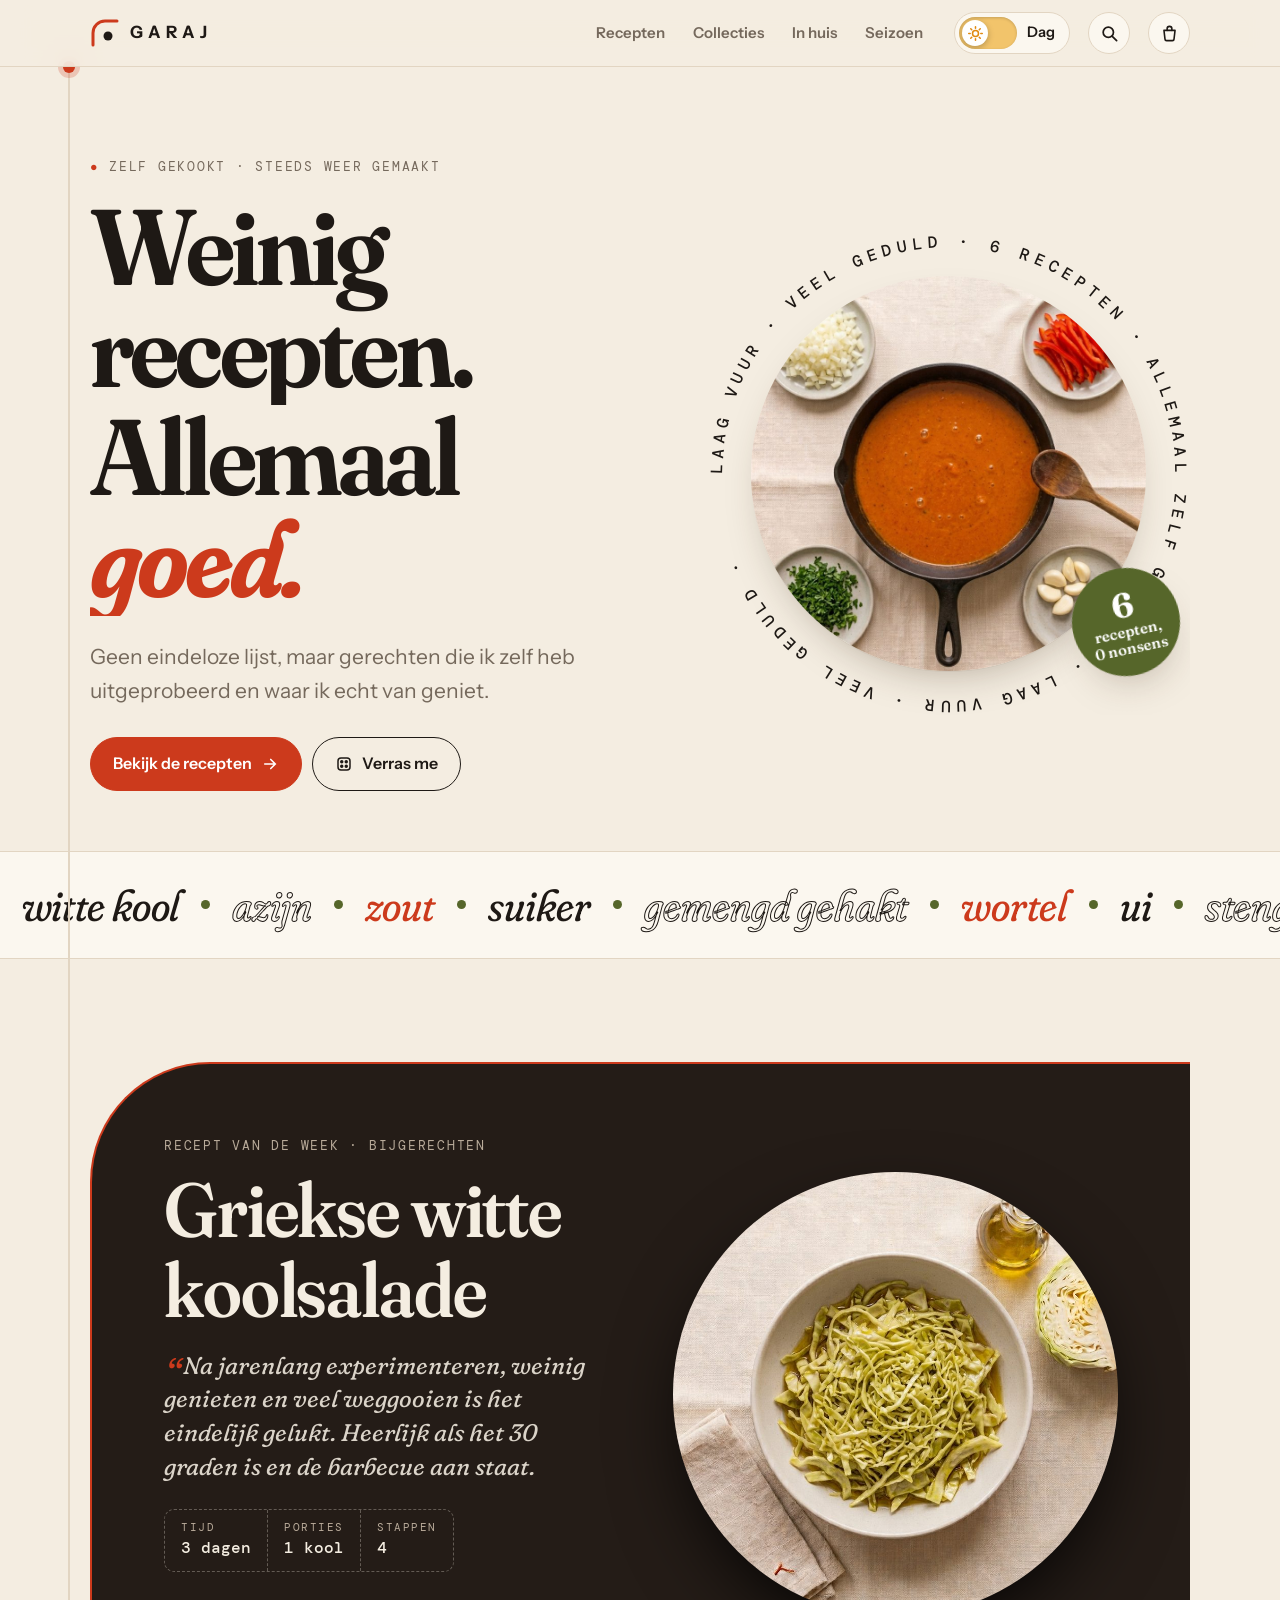
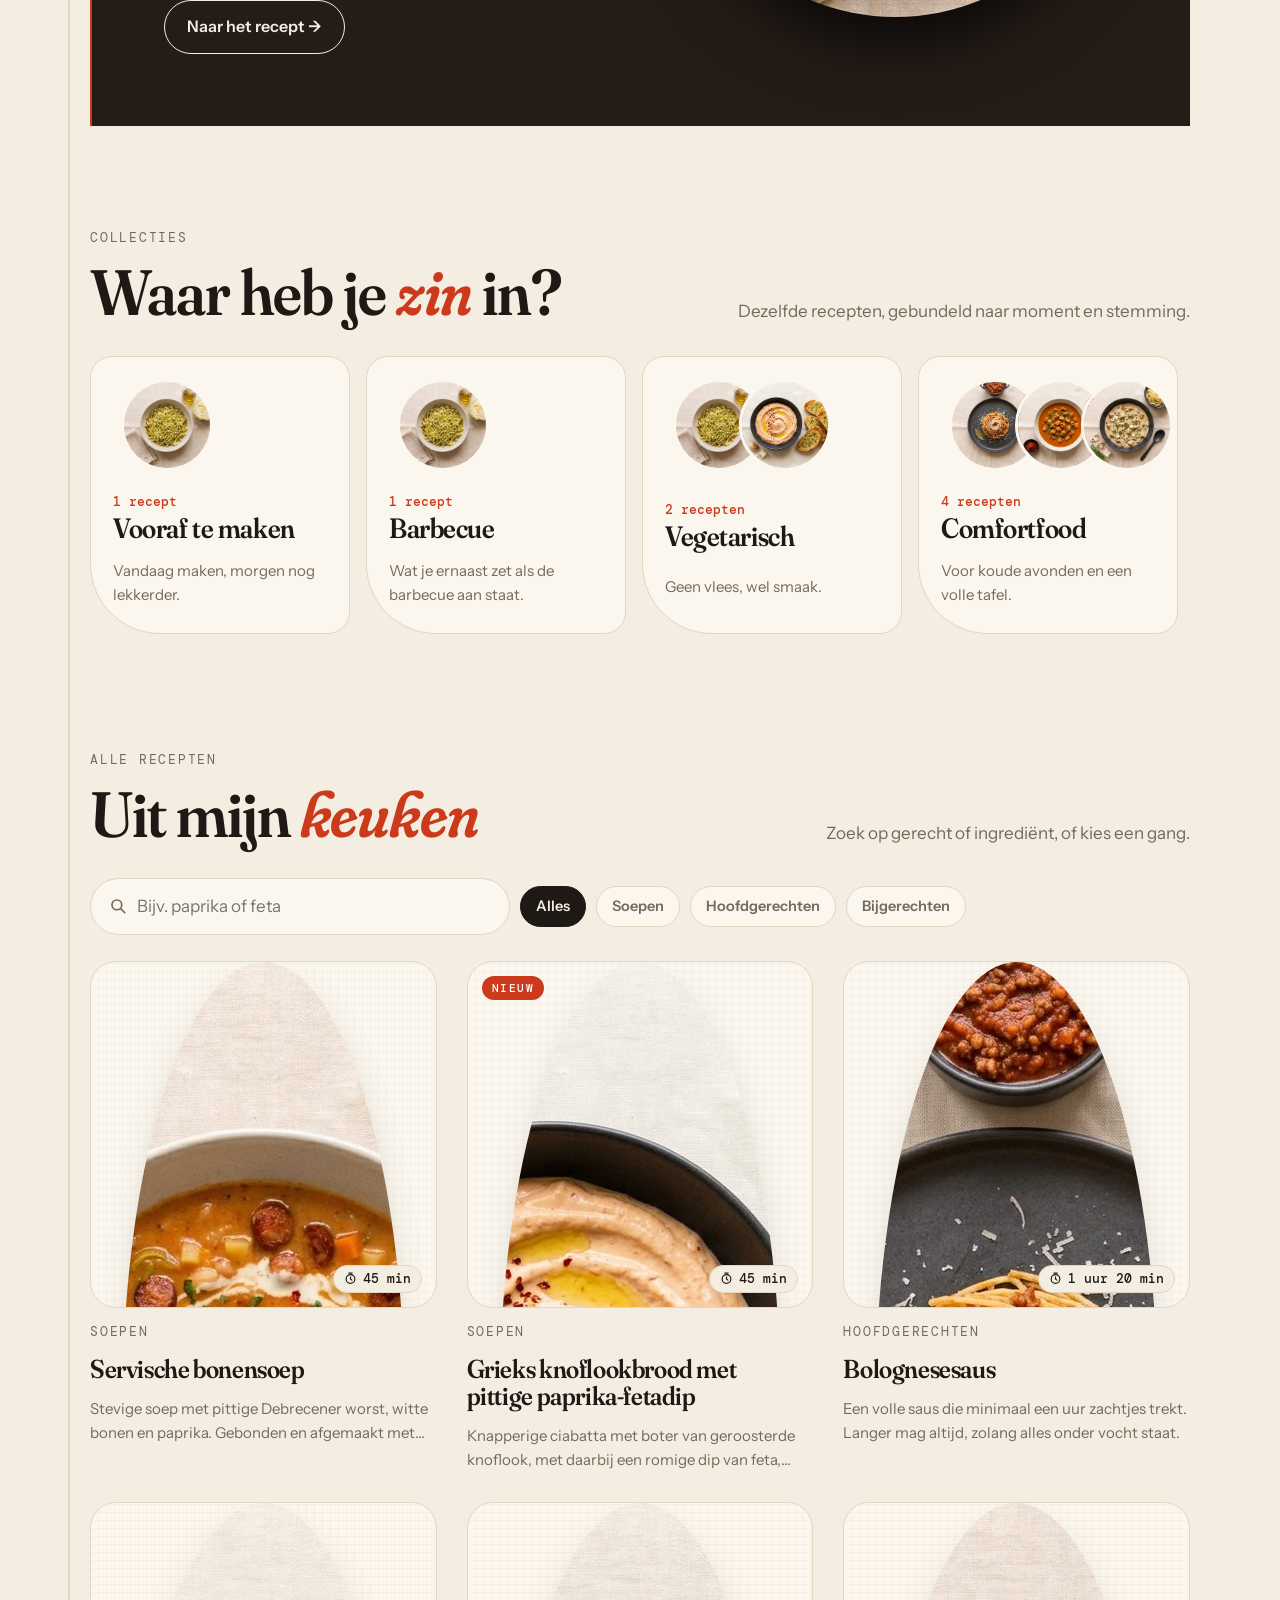
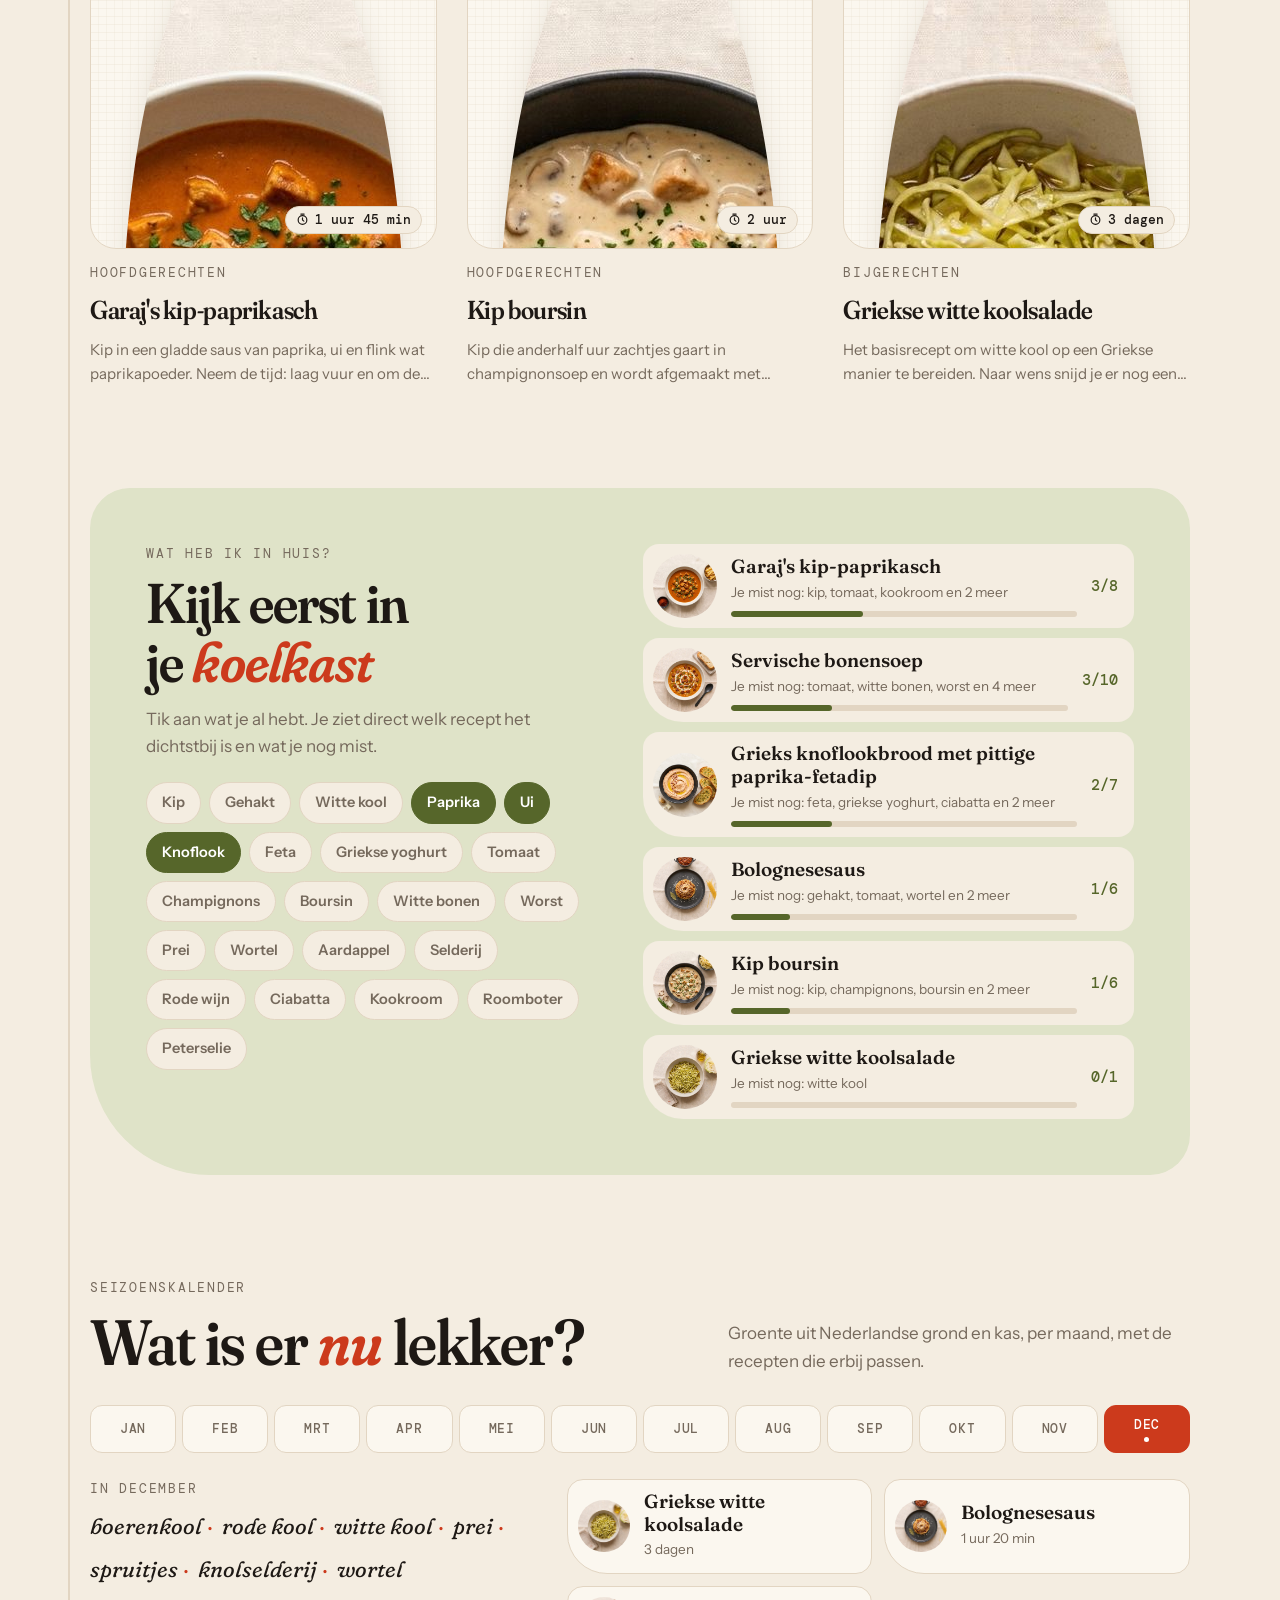
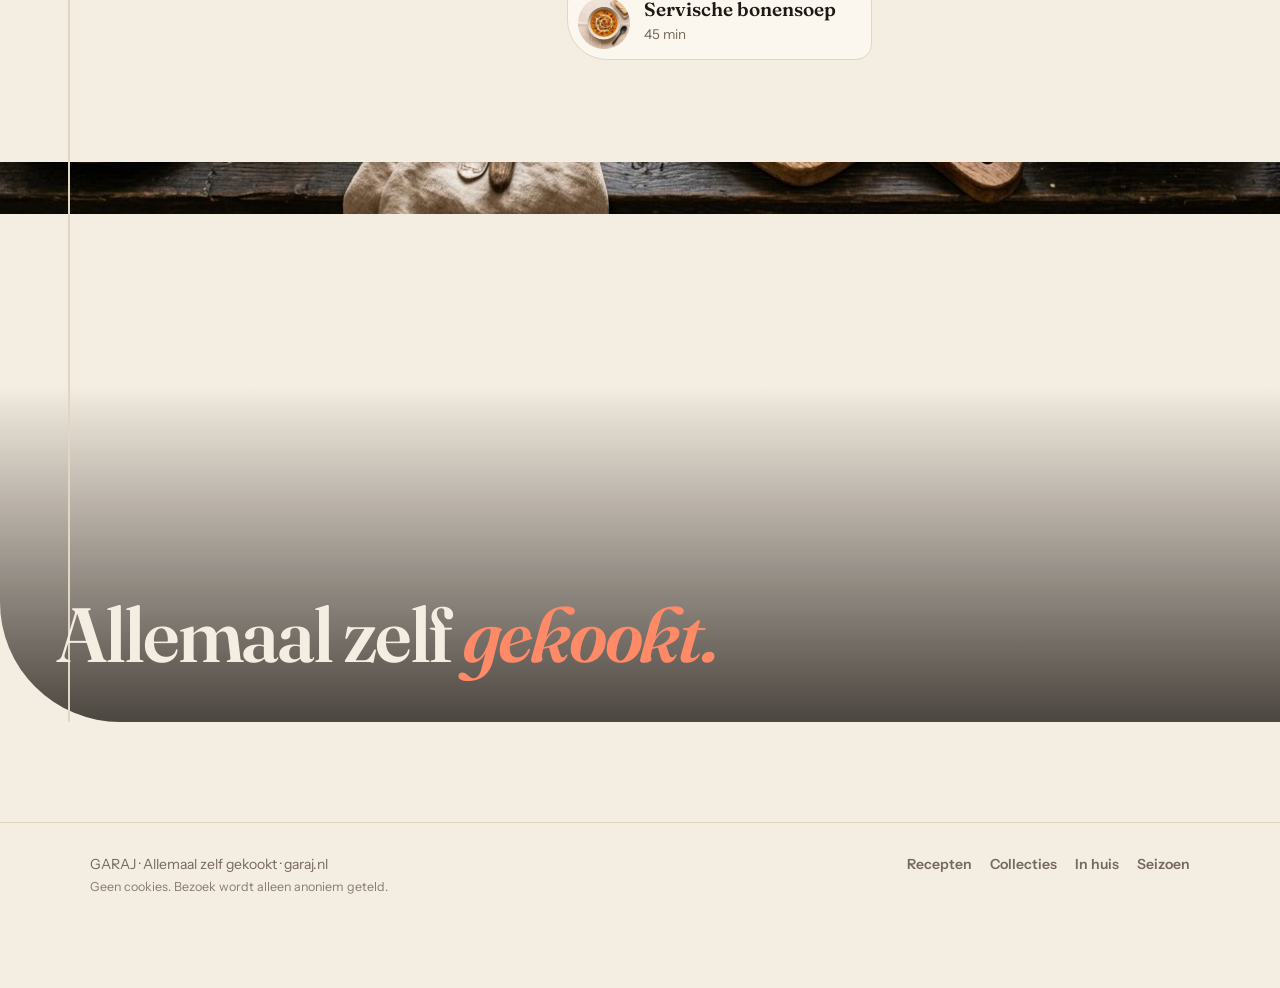
<file: index.html>
<!doctype html>
<html lang="nl">
<head>
<meta charset="utf-8">
<meta name="viewport" content="width=device-width,initial-scale=1,viewport-fit=cover">
<title>GARAJ Recepten</title>
<meta name="description" content="Recepten die ik zelf kook en steeds weer maak. Weinig recepten, allemaal goed.">
<link rel="canonical" href="https://garaj.nl/">
<meta property="og:site_name" content="GARAJ Recepten">
<meta property="og:locale" content="nl_NL">
<meta property="og:type" content="website">
<meta property="og:title" content="GARAJ Recepten">
<meta property="og:description" content="Recepten die ik zelf kook en steeds weer maak. Weinig recepten, allemaal goed.">
<meta property="og:url" content="https://garaj.nl/">
<meta property="og:image" content="https://garaj.nl/tafel.jpg">
<meta name="twitter:card" content="summary_large_image">
<link rel="icon" href="/favicon.ico" sizes="any">
<link rel="icon" type="image/png" sizes="48x48" href="/favicon-48.png">
<link rel="apple-touch-icon" href="/apple-touch-icon.png">
<link rel="manifest" href="/manifest.webmanifest">
<meta name="theme-color" content="#F4EDE1" media="(prefers-color-scheme: light)">
<meta name="theme-color" content="#15110E" media="(prefers-color-scheme: dark)">
<meta name="apple-mobile-web-app-capable" content="yes">
<meta name="mobile-web-app-capable" content="yes">
<meta name="apple-mobile-web-app-title" content="GARAJ">
<link rel="preconnect" href="https://fonts.googleapis.com">
<link rel="preconnect" href="https://fonts.gstatic.com" crossorigin>
<link rel="stylesheet" href="https://fonts.googleapis.com/css2?family=Fraunces:ital,opsz,wght,SOFT@0,9..144,300..900,0..100;1,9..144,300..900,0..100&family=Instrument+Sans:wght@400;500;600;700&family=DM+Mono:wght@400;500&display=swap">
<link rel="stylesheet" href="/style.css?v=2026-10-13.2">
<script>try{var t=localStorage.getItem("garaj-thema");if(t)document.documentElement.dataset.theme=t}catch(e){}</script>
<script type="application/ld+json">{"@context":"https://schema.org","@graph":[{"@type":"WebSite","name":"GARAJ Recepten","url":"https://garaj.nl/","inLanguage":"nl-NL","description":"Recepten die ik zelf kook en steeds weer maak."},{"@type":"ItemList","itemListElement":[{"@type":"ListItem","position":1,"url":"https://garaj.nl/recept/servische-bonensoep/","name":"Servische bonensoep"},{"@type":"ListItem","position":2,"url":"https://garaj.nl/recept/grieks-knoflookbrood-fetadip/","name":"Grieks knoflookbrood met pittige paprika-fetadip"},{"@type":"ListItem","position":3,"url":"https://garaj.nl/recept/bolognesesaus/","name":"Bolognesesaus"},{"@type":"ListItem","position":4,"url":"https://garaj.nl/recept/kip-paprikasch/","name":"Garaj's kip-paprikasch"},{"@type":"ListItem","position":5,"url":"https://garaj.nl/recept/kip-boursin/","name":"Kip boursin"},{"@type":"ListItem","position":6,"url":"https://garaj.nl/recept/griekse-witte-koolsalade/","name":"Griekse witte koolsalade"}]}]}</script>
</head>
<body>
<a class="naar-inhoud" href="#view">Naar de inhoud</a>
<header class="kop">
  <div class="wrap">
    <a class="merk" href="/" aria-label="GARAJ, naar de startpagina"><svg viewBox="0 0 40 40" aria-hidden="true"><path d="M4 36 V20 A16 16 0 0 1 20 4 H36" fill="none" stroke="var(--tomaat)" stroke-width="4" stroke-linecap="round"/><circle cx="24" cy="24" r="6" fill="var(--inkt)"/></svg>GARAJ</a>
    <nav class="nav" aria-label="Hoofdmenu"><a href="/#recepten">Recepten</a><a href="/#collecties">Collecties</a><a href="/#inhuis">In huis</a><a href="/#seizoen">Seizoen</a></nav>
    <button class="thema-knop" type="button" id="themaKnop" aria-label="Wissel tussen dag en nacht">
      <span class="thema-baan" aria-hidden="true"><span class="thema-bol"><svg class="zon" viewBox="0 0 24 24" fill="none" stroke="currentColor" stroke-width="2.2" stroke-linecap="round"><circle cx="12" cy="12" r="4.2"/><path d="M12 2.5v2M12 19.5v2M2.5 12h2M19.5 12h2M5.3 5.3l1.4 1.4M17.3 17.3l1.4 1.4M5.3 18.7l1.4-1.4M17.3 6.7l1.4-1.4"/></svg><svg class="maan" viewBox="0 0 24 24" fill="currentColor"><path d="M20.5 14.6A8.5 8.5 0 0 1 9.4 3.5a8.5 8.5 0 1 0 11.1 11.1z"/></svg></span></span>
      <span class="thema-tekst"><span class="t-dag">Dag</span><span class="t-nacht">Nacht</span></span>
    </button>
    <a class="ikoon-knop" href="/#recepten" id="zoekKnop" aria-label="Zoek een recept"><svg viewBox="0 0 24 24" fill="none" stroke="currentColor" stroke-width="2.2" stroke-linecap="round" aria-hidden="true"><circle cx="10.5" cy="10.5" r="6.5"/><path d="M15.5 15.5 21 21"/></svg></a>
    <button class="ikoon-knop" type="button" id="ladeKnop" aria-label="Boodschappenlijst openen"><svg viewBox="0 0 24 24" fill="none" stroke="currentColor" stroke-width="2" stroke-linecap="round" stroke-linejoin="round" aria-hidden="true"><path d="M5 8h14l-1.3 11.1a2 2 0 0 1-2 1.9H8.3a2 2 0 0 1-2-1.9z"/><path d="M9 8V6a3 3 0 0 1 6 0v2"/></svg><span class="tel" id="tel" data-n="0">0</span></button>
  </div>
</header>
<main id="app"><div class="rug" aria-hidden="true"><i></i><b></b></div><div id="view" tabindex="-1">
  <section class="wrap hero">
    <div class="laad">
      <div class="oog"><b>●</b> Zelf gekookt · steeds weer gemaakt</div>
      <h1><span class="r"><span>Weinig recepten.</span></span><span class="r"><span>Allemaal <em class="t">goed.</em></span></span></h1>
      <p class="lead">Geen eindeloze lijst, maar gerechten die ik zelf heb uitgeprobeerd en waar ik echt van geniet.</p>
      <div class="knoppen">
        <a class="knop vol" href="/#recepten">Bekijk de recepten <svg viewBox="0 0 24 24" fill="none" stroke="currentColor" stroke-width="2.2" stroke-linecap="round" aria-hidden="true"><path d="M5 12h14M13 6l6 6-6 6"/></svg></a>
        <button class="knop dobbel" id="verras" type="button"><svg viewBox="0 0 24 24" fill="none" stroke="currentColor" stroke-width="2" stroke-linejoin="round" aria-hidden="true"><rect x="4" y="4" width="16" height="16" rx="4"/><circle cx="9" cy="9" r="1.3" fill="currentColor"/><circle cx="15" cy="15" r="1.3" fill="currentColor"/><circle cx="15" cy="9" r="1.3" fill="currentColor"/><circle cx="9" cy="15" r="1.3" fill="currentColor"/></svg>Verras me</button>
      </div>
    </div>
    <div class="plateau" aria-hidden="true">
      <svg class="ring" viewBox="0 0 400 400"><defs><path id="cirkel" d="M200 200 m-188 0 a188 188 0 1 1 376 0 a188 188 0 1 1 -376 0"/></defs>
        <text><textPath href="#cirkel">Laag vuur · veel geduld · 6 recepten · allemaal zelf gekookt · laag vuur · veel geduld ·</textPath></text></svg>
      <div class="bord"><img src="/hero.jpg" alt="" data-draai="0.06" width="900" height="900"></div>
      <div class="sticker"><span><b>6</b>recepten,<br>0 nonsens</span></div>
    </div>
  </section>

  <div class="band" aria-hidden="true"><div class="band-in"><span>witte kool</span><i></i><span>azijn</span><i></i><span>zout</span><i></i><span>suiker</span><i></i><span>gemengd gehakt</span><i></i><span>wortel</span><i></i><span>ui</span><i></i><span>stengel bladselderij</span><i></i><span>rode wijn</span><i></i><span>laurierblad</span><i></i><span>runderbouillon</span><i></i><span>tomatenpuree</span><i></i><span>italiaanse kruiden</span><i></i><span>kipfilet</span><i></i><span>rode paprika's</span><i></i><span>middelgrote uien</span><i></i><span>tenen knoflook</span><i></i><span>kipbouillonblokjes</span><i></i><span>verse peterselie</span><i></i><span>paprikapoeder</span><i></i><span>vegeta</span><i></i><span>witte peper</span><i></i><span>kookroom</span><i></i><span>champignonsoep</span><i></i><span>pakje boursin</span><i></i><span>sambal</span><i></i><span>witte kool</span><i></i><span>azijn</span><i></i><span>zout</span><i></i><span>suiker</span><i></i><span>gemengd gehakt</span><i></i><span>wortel</span><i></i><span>ui</span><i></i><span>stengel bladselderij</span><i></i><span>rode wijn</span><i></i><span>laurierblad</span><i></i><span>runderbouillon</span><i></i><span>tomatenpuree</span><i></i><span>italiaanse kruiden</span><i></i><span>kipfilet</span><i></i><span>rode paprika's</span><i></i><span>middelgrote uien</span><i></i><span>tenen knoflook</span><i></i><span>kipbouillonblokjes</span><i></i><span>verse peterselie</span><i></i><span>paprikapoeder</span><i></i><span>vegeta</span><i></i><span>witte peper</span><i></i><span>kookroom</span><i></i><span>champignonsoep</span><i></i><span>pakje boursin</span><i></i><span>sambal</span><i></i></div></div>

  <section class="wrap sectie" id="uitgelicht">
    <div class="uitgelicht reveal">
      <div>
        <div class="oog">Recept van de week · Hoofdgerechten</div>
        <h2>Bolognesesaus</h2>
        <p class="noot">Het geheim zit in de tomatenpuree die je apart in de pan bakt, en in de pasta die je met een scheut kookwater door de saus roert.</p>
        <div class="bon"><div><small>Tijd</small><strong>1 uur 20 min</strong></div><div><small>Porties</small><strong>4 personen</strong></div><div><small>Stappen</small><strong>3</strong></div></div>
        <a class="knop" href="/recept/bolognesesaus/" data-naar="bolognesesaus">Naar het recept →</a>
      </div>
      <div class="bord-groot"><img src="/bolognesesaus.jpg" alt="Bolognesesaus" data-draai="-0.05" loading="lazy" width="900" height="900"></div>
    </div>
  </section>

  <section class="wrap sectie" id="collecties">
    <div class="sectie-kop reveal"><div><div class="oog">Collecties</div><h2>Waar heb je <em class="t">zin</em> in?</h2></div><p>Dezelfde recepten, gebundeld naar moment en stemming.</p></div>
    <div class="rail">
      <a class="collectie reveal" href="/#label-vooraf">
          <div class="stapel"><img src="/griekse-witte-koolsalade.jpg" alt="" loading="lazy" width="92" height="92"></div>
          <div><span class="tal">1 recept</span><h3>Vooraf te maken</h3></div>
          <p>Vandaag maken, morgen nog lekkerder.</p></a><a class="collectie reveal" href="/#label-barbecue">
          <div class="stapel"><img src="/griekse-witte-koolsalade.jpg" alt="" loading="lazy" width="92" height="92"></div>
          <div><span class="tal">1 recept</span><h3>Barbecue</h3></div>
          <p>Wat je ernaast zet als de barbecue aan staat.</p></a><a class="collectie reveal" href="/#label-vegetarisch">
          <div class="stapel"><img src="/griekse-witte-koolsalade.jpg" alt="" loading="lazy" width="92" height="92"><img src="/grieks-knoflookbrood-fetadip.jpg" alt="" loading="lazy" width="92" height="92"></div>
          <div><span class="tal">2 recepten</span><h3>Vegetarisch</h3></div>
          <p>Geen vlees, wel smaak.</p></a><a class="collectie reveal" href="/#label-comfortfood">
          <div class="stapel"><img src="/bolognesesaus.jpg" alt="" loading="lazy" width="92" height="92"><img src="/kip-paprikasch.jpg" alt="" loading="lazy" width="92" height="92"><img src="/kip-boursin.jpg" alt="" loading="lazy" width="92" height="92"></div>
          <div><span class="tal">4 recepten</span><h3>Comfortfood</h3></div>
          <p>Voor koude avonden en een volle tafel.</p></a><a class="collectie reveal" href="/#label-pittig">
          <div class="stapel"><img src="/servische-bonensoep.jpg" alt="" loading="lazy" width="92" height="92"><img src="/grieks-knoflookbrood-fetadip.jpg" alt="" loading="lazy" width="92" height="92"></div>
          <div><span class="tal">2 recepten</span><h3>Pittig</h3></div>
          <p>Met chili, paprikapoeder en een beetje lef.</p></a><a class="collectie reveal" href="/#label-laag-traag">
          <div class="stapel"><img src="/bolognesesaus.jpg" alt="" loading="lazy" width="92" height="92"><img src="/kip-paprikasch.jpg" alt="" loading="lazy" width="92" height="92"><img src="/kip-boursin.jpg" alt="" loading="lazy" width="92" height="92"></div>
          <div><span class="tal">3 recepten</span><h3>Laag en traag</h3></div>
          <p>Zet het vuur laag en laat de pan het werk doen.</p></a>
    </div>
  </section>

  <section class="wrap sectie" id="recepten">
    <div class="sectie-kop reveal"><div><div class="oog">Alle recepten</div><h2>Uit mijn <em class="t">keuken</em></h2></div><p>Zoek op gerecht of ingrediënt, of kies een gang.</p></div>
    <div class="filters">
      <label class="zoek" for="zoekveld"><svg viewBox="0 0 24 24" fill="none" stroke="currentColor" stroke-width="2.2" stroke-linecap="round" aria-hidden="true"><circle cx="10.5" cy="10.5" r="6.5"/><path d="M15.5 15.5 21 21"/></svg>
        <input id="zoekveld" type="search" placeholder="Bijv. paprika of feta" value="" autocomplete="off" aria-label="Zoek een recept"></label>
      <button class="chip" type="button" data-gang="" aria-pressed="true">Alles</button>
      <button class="chip" type="button" data-gang="soep" aria-pressed="false">Soepen</button><button class="chip" type="button" data-gang="hoofdgerecht" aria-pressed="false">Hoofdgerechten</button><button class="chip" type="button" data-gang="bijgerecht" aria-pressed="false">Bijgerechten</button>
      
    </div>
    <div class="raster" id="raster"><a class="kaart" href="/recept/servische-bonensoep/" data-naar="servische-bonensoep">
    <div class="doek"><img src="/servische-bonensoep.jpg" alt="Servische bonensoep" loading="lazy" width="900" height="900">
      <span class="tijd"><svg viewBox="0 0 24 24" fill="none" stroke="currentColor" stroke-width="2.2" stroke-linecap="round" aria-hidden="true"><circle cx="12" cy="13" r="8"/><path d="M12 9v4l2.5 2M9 2h6"/></svg>45 min</span></div>
    <div class="oog">Soepen</div>
    <h3>Servische bonensoep</h3><p>Stevige soep met pittige Debrecener worst, witte bonen en paprika. Gebonden en afgemaakt met een scheut room.</p></a><a class="kaart" href="/recept/grieks-knoflookbrood-fetadip/" data-naar="grieks-knoflookbrood-fetadip">
    <div class="doek"><img src="/grieks-knoflookbrood-fetadip.jpg" alt="Grieks knoflookbrood met pittige paprika-fetadip" loading="lazy" width="900" height="900">
      <span class="nieuw">Nieuw</span><span class="tijd"><svg viewBox="0 0 24 24" fill="none" stroke="currentColor" stroke-width="2.2" stroke-linecap="round" aria-hidden="true"><circle cx="12" cy="13" r="8"/><path d="M12 9v4l2.5 2M9 2h6"/></svg>45 min</span></div>
    <div class="oog">Soepen</div>
    <h3>Grieks knoflookbrood met pittige paprika-fetadip</h3><p>Knapperige ciabatta met boter van geroosterde knoflook, met daarbij een romige dip van feta, Griekse yoghurt, geroosterde paprika en chilivlokken. Terwijl de knoflook in de oven zit, maak je de dip.</p></a><a class="kaart" href="/recept/bolognesesaus/" data-naar="bolognesesaus">
    <div class="doek"><img src="/bolognesesaus.jpg" alt="Bolognesesaus" loading="lazy" width="900" height="900">
      <span class="tijd"><svg viewBox="0 0 24 24" fill="none" stroke="currentColor" stroke-width="2.2" stroke-linecap="round" aria-hidden="true"><circle cx="12" cy="13" r="8"/><path d="M12 9v4l2.5 2M9 2h6"/></svg>1 uur 20 min</span></div>
    <div class="oog">Hoofdgerechten</div>
    <h3>Bolognesesaus</h3><p>Een volle saus die minimaal een uur zachtjes trekt. Langer mag altijd, zolang alles onder vocht staat.</p></a><a class="kaart" href="/recept/kip-paprikasch/" data-naar="kip-paprikasch">
    <div class="doek"><img src="/kip-paprikasch.jpg" alt="Garaj's kip-paprikasch" loading="lazy" width="900" height="900">
      <span class="tijd"><svg viewBox="0 0 24 24" fill="none" stroke="currentColor" stroke-width="2.2" stroke-linecap="round" aria-hidden="true"><circle cx="12" cy="13" r="8"/><path d="M12 9v4l2.5 2M9 2h6"/></svg>1 uur 45 min</span></div>
    <div class="oog">Hoofdgerechten</div>
    <h3>Garaj's kip-paprikasch</h3><p>Kip in een gladde saus van paprika, ui en flink wat paprikapoeder. Neem de tijd: laag vuur en om de vijf minuten roeren.</p></a><a class="kaart" href="/recept/kip-boursin/" data-naar="kip-boursin">
    <div class="doek"><img src="/kip-boursin.jpg" alt="Kip boursin" loading="lazy" width="900" height="900">
      <span class="tijd"><svg viewBox="0 0 24 24" fill="none" stroke="currentColor" stroke-width="2.2" stroke-linecap="round" aria-hidden="true"><circle cx="12" cy="13" r="8"/><path d="M12 9v4l2.5 2M9 2h6"/></svg>2 uur</span></div>
    <div class="oog">Hoofdgerechten</div>
    <h3>Kip boursin</h3><p>Kip die anderhalf uur zachtjes gaart in champignonsoep en wordt afgemaakt met Boursin, sambal en kookroom.</p></a><a class="kaart" href="/recept/griekse-witte-koolsalade/" data-naar="griekse-witte-koolsalade">
    <div class="doek"><img src="/griekse-witte-koolsalade.jpg" alt="Griekse witte koolsalade" loading="lazy" width="900" height="900">
      <span class="tijd"><svg viewBox="0 0 24 24" fill="none" stroke="currentColor" stroke-width="2.2" stroke-linecap="round" aria-hidden="true"><circle cx="12" cy="13" r="8"/><path d="M12 9v4l2.5 2M9 2h6"/></svg>3 dagen</span></div>
    <div class="oog">Bijgerechten</div>
    <h3>Griekse witte koolsalade</h3><p>Het basisrecept om witte kool op een Griekse manier te bereiden. Naar wens snijd je er nog een worteltje in julienne, wat paprika of komkommer bij.</p></a></div>
  </section>

  <section class="wrap sectie" id="inhuis">
    <div class="inhuis reveal">
      <div>
        <div class="oog">Wat heb ik in huis?</div>
        <h2>Kijk eerst in je <em class="t">koelkast</em></h2>
        <p>Tik aan wat je al hebt. Je ziet direct welk recept het dichtstbij is en wat je nog mist.</p>
        <div class="voorraad" id="voorraad"><button class="chip" type="button" data-v="Kip" aria-pressed="false">Kip</button><button class="chip" type="button" data-v="Gehakt" aria-pressed="false">Gehakt</button><button class="chip" type="button" data-v="Witte kool" aria-pressed="false">Witte kool</button><button class="chip" type="button" data-v="Paprika" aria-pressed="true">Paprika</button><button class="chip" type="button" data-v="Ui" aria-pressed="true">Ui</button><button class="chip" type="button" data-v="Knoflook" aria-pressed="true">Knoflook</button><button class="chip" type="button" data-v="Feta" aria-pressed="false">Feta</button><button class="chip" type="button" data-v="Griekse yoghurt" aria-pressed="false">Griekse yoghurt</button><button class="chip" type="button" data-v="Tomaat" aria-pressed="false">Tomaat</button><button class="chip" type="button" data-v="Champignons" aria-pressed="false">Champignons</button><button class="chip" type="button" data-v="Boursin" aria-pressed="false">Boursin</button><button class="chip" type="button" data-v="Witte bonen" aria-pressed="false">Witte bonen</button><button class="chip" type="button" data-v="Worst" aria-pressed="false">Worst</button><button class="chip" type="button" data-v="Prei" aria-pressed="false">Prei</button><button class="chip" type="button" data-v="Wortel" aria-pressed="false">Wortel</button><button class="chip" type="button" data-v="Aardappel" aria-pressed="false">Aardappel</button><button class="chip" type="button" data-v="Selderij" aria-pressed="false">Selderij</button><button class="chip" type="button" data-v="Rode wijn" aria-pressed="false">Rode wijn</button><button class="chip" type="button" data-v="Ciabatta" aria-pressed="false">Ciabatta</button><button class="chip" type="button" data-v="Kookroom" aria-pressed="false">Kookroom</button><button class="chip" type="button" data-v="Roomboter" aria-pressed="false">Roomboter</button><button class="chip" type="button" data-v="Peterselie" aria-pressed="false">Peterselie</button></div>
      </div>
      <div class="matches" id="matches"><a class="match" href="/recept/kip-paprikasch/" data-naar="kip-paprikasch"><img src="/kip-paprikasch.jpg" alt="" loading="lazy" width="64" height="64">
      <div><strong>Garaj's kip-paprikasch</strong><small>Je mist nog: kip, tomaat, kookroom en 2 meer</small>
      <div class="meter"><i style="--w:38%"></i></div></div><span class="pct">3/8</span></a><a class="match" href="/recept/servische-bonensoep/" data-naar="servische-bonensoep"><img src="/servische-bonensoep.jpg" alt="" loading="lazy" width="64" height="64">
      <div><strong>Servische bonensoep</strong><small>Je mist nog: tomaat, witte bonen, worst en 4 meer</small>
      <div class="meter"><i style="--w:30%"></i></div></div><span class="pct">3/10</span></a><a class="match" href="/recept/grieks-knoflookbrood-fetadip/" data-naar="grieks-knoflookbrood-fetadip"><img src="/grieks-knoflookbrood-fetadip.jpg" alt="" loading="lazy" width="64" height="64">
      <div><strong>Grieks knoflookbrood met pittige paprika-fetadip</strong><small>Je mist nog: feta, griekse yoghurt, ciabatta en 2 meer</small>
      <div class="meter"><i style="--w:29%"></i></div></div><span class="pct">2/7</span></a><a class="match" href="/recept/bolognesesaus/" data-naar="bolognesesaus"><img src="/bolognesesaus.jpg" alt="" loading="lazy" width="64" height="64">
      <div><strong>Bolognesesaus</strong><small>Je mist nog: gehakt, tomaat, wortel en 2 meer</small>
      <div class="meter"><i style="--w:17%"></i></div></div><span class="pct">1/6</span></a><a class="match" href="/recept/kip-boursin/" data-naar="kip-boursin"><img src="/kip-boursin.jpg" alt="" loading="lazy" width="64" height="64">
      <div><strong>Kip boursin</strong><small>Je mist nog: kip, champignons, boursin en 2 meer</small>
      <div class="meter"><i style="--w:17%"></i></div></div><span class="pct">1/6</span></a><a class="match" href="/recept/griekse-witte-koolsalade/" data-naar="griekse-witte-koolsalade"><img src="/griekse-witte-koolsalade.jpg" alt="" loading="lazy" width="64" height="64">
      <div><strong>Griekse witte koolsalade</strong><small>Je mist nog: witte kool</small>
      <div class="meter"><i style="--w:0%"></i></div></div><span class="pct">0/1</span></a></div>
    </div>
  </section>

  <section class="wrap sectie" id="seizoen">
    <div class="sectie-kop reveal"><div><div class="oog">Seizoenskalender</div><h2>Wat is er <em class="t">nu</em> lekker?</h2></div><p>Groente uit Nederlandse grond en kas, per maand, met de recepten die erbij passen.</p></div>
    <div class="maanden" role="group" aria-label="Maand"><button class="maand" type="button" data-maand="0" aria-pressed="false" aria-label="januari">jan</button><button class="maand" type="button" data-maand="1" aria-pressed="false" aria-label="februari">feb</button><button class="maand" type="button" data-maand="2" aria-pressed="false" aria-label="maart">mrt</button><button class="maand" type="button" data-maand="3" aria-pressed="false" aria-label="april">apr</button><button class="maand" type="button" data-maand="4" aria-pressed="false" aria-label="mei">mei</button><button class="maand" type="button" data-maand="5" aria-pressed="false" aria-label="juni">jun</button><button class="maand" type="button" data-maand="6" aria-pressed="false" aria-label="juli">jul</button><button class="maand" type="button" data-maand="7" aria-pressed="false" aria-label="augustus">aug</button><button class="maand" type="button" data-maand="8" aria-pressed="false" aria-label="september">sep</button><button class="maand" type="button" data-maand="9" aria-pressed="true" aria-label="oktober">okt<span class="nu" title="Deze maand"></span></button><button class="maand" type="button" data-maand="10" aria-pressed="false" aria-label="november">nov</button><button class="maand" type="button" data-maand="11" aria-pressed="false" aria-label="december">dec</button></div>
    <div class="seizoen-in" id="seizoenIn"><div><div class="oog" style="margin-bottom:10px">In oktober</div><div class="groenten"><span>pompoen</span><span>witte kool</span><span>prei</span><span>paprika</span><span>champignons</span><span>wortel</span><span>ui</span></div></div>
    <div class="seizoen-recepten"><a class="match" href="/recept/griekse-witte-koolsalade/" data-naar="griekse-witte-koolsalade"><img src="/griekse-witte-koolsalade.jpg" alt="" loading="lazy" width="52" height="52"><div><strong>Griekse witte koolsalade</strong><small>3 dagen</small></div></a><a class="match" href="/recept/bolognesesaus/" data-naar="bolognesesaus"><img src="/bolognesesaus.jpg" alt="" loading="lazy" width="52" height="52"><div><strong>Bolognesesaus</strong><small>1 uur 20 min</small></div></a><a class="match" href="/recept/kip-paprikasch/" data-naar="kip-paprikasch"><img src="/kip-paprikasch.jpg" alt="" loading="lazy" width="52" height="52"><div><strong>Garaj's kip-paprikasch</strong><small>1 uur 45 min</small></div></a><a class="match" href="/recept/kip-boursin/" data-naar="kip-boursin"><img src="/kip-boursin.jpg" alt="" loading="lazy" width="52" height="52"><div><strong>Kip boursin</strong><small>2 uur</small></div></a><a class="match" href="/recept/servische-bonensoep/" data-naar="servische-bonensoep"><img src="/servische-bonensoep.jpg" alt="" loading="lazy" width="52" height="52"><div><strong>Servische bonensoep</strong><small>45 min</small></div></a><a class="match" href="/recept/grieks-knoflookbrood-fetadip/" data-naar="grieks-knoflookbrood-fetadip"><img src="/grieks-knoflookbrood-fetadip.jpg" alt="" loading="lazy" width="52" height="52"><div><strong>Grieks knoflookbrood met pittige paprika-fetadip</strong><small>45 min</small></div></a></div></div>
  </section>

  <figure class="tafel"><img src="/tafel.jpg" alt="Gedekte tafel vol Griekse en mediterrane gerechten, dips en brood" loading="lazy" data-par="1" width="1295" height="768"><p>Allemaal zelf <em>gekookt.</em></p></figure></div></main>
<footer>
  <div class="wrap">
    <span>GARAJ · Allemaal zelf gekookt · garaj.nl<br><small class="privacy">Geen cookies. Bezoek wordt alleen anoniem geteld.</small></span>
    <nav aria-label="Voettekst"><a href="/#recepten">Recepten</a><a href="/#collecties">Collecties</a><a href="/#inhuis">In huis</a><a href="/#seizoen">Seizoen</a></nav>
  </div>
</footer>
<div class="kook" id="kook" hidden role="dialog" aria-modal="true" aria-label="Kookmodus">
  <div>
    <div class="kook-top"><span class="oog" id="kookTitel"></span><button type="button" id="kookSluit">Sluiten</button></div>
    <div class="voortgang"><i id="kookBalk"></i></div>
  </div>
  <div class="kook-midden" id="kookMidden"></div>
  <div><p class="veeg">Veeg of gebruik ← → · je scherm blijft aan</p>
    <div class="kook-onder"><button type="button" id="kookVorig">Vorige</button><button type="button" id="kookVolgend" class="vol">Volgende</button></div>
  </div>
</div>
<div id="laag"></div>
<div class="dok" id="dok" aria-live="polite"></div>
<div class="toast" id="toast" hidden role="status"></div>
<aside class="installbalk" id="installbalk" hidden aria-label="GARAJ als app installeren">
  <img src="/icon-192.png" alt="" width="48" height="48">
  <div class="ib-tekst"><strong>GARAJ op je beginscherm</strong><span id="ibUitleg">Open de recepten met één tik en kook ook zonder internet.</span></div>
  <button class="ib-ja" id="ibJa" type="button">Installeren</button>
  <button class="ib-nee" id="ibNee" type="button" aria-label="Niet nu">✕</button>
</aside>
<script src="/recepten.js?v=2026-10-13.2"></script>
<script src="/bouw.js?v=2026-10-13.2"></script>
<script src="/app.js?v=2026-10-13.2"></script>
</body>
</html>
</file>
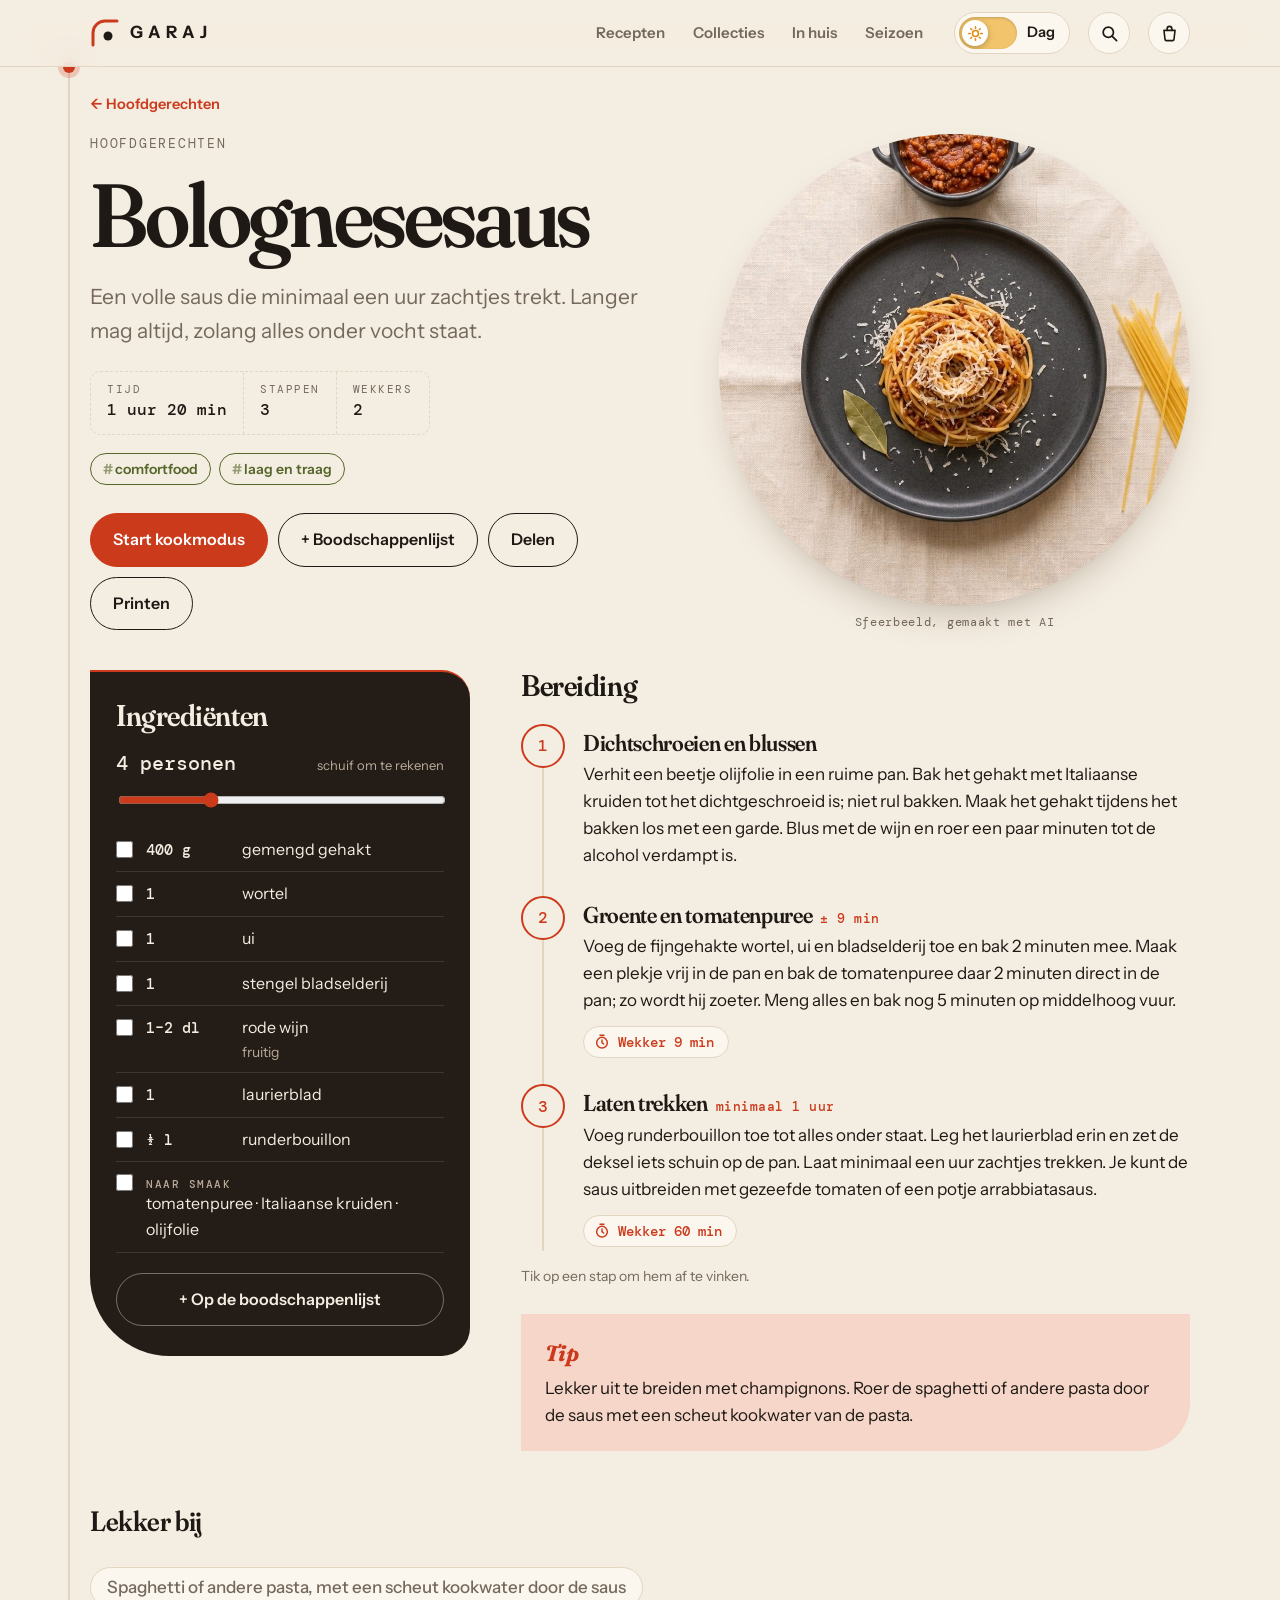
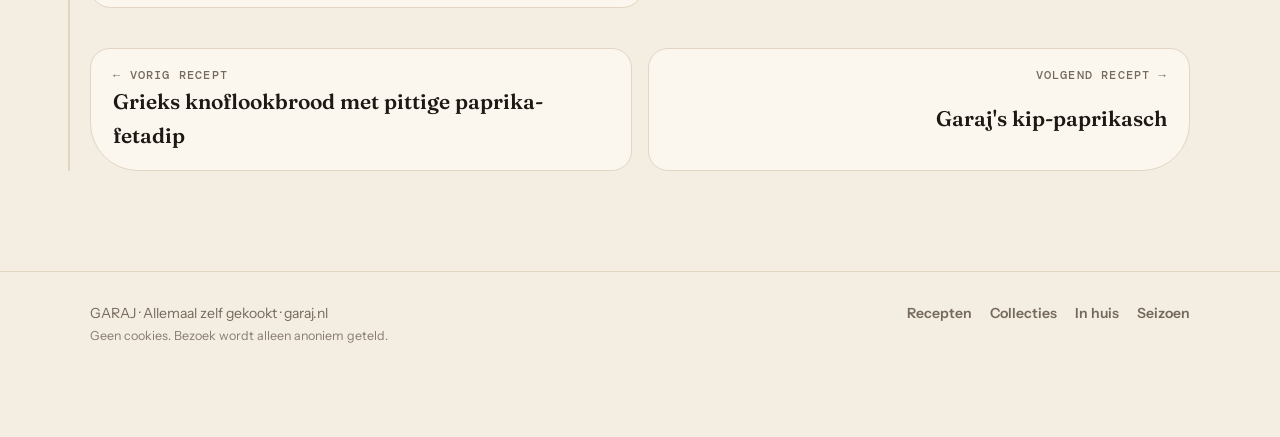
<file: recept/bolognesesaus/index.html>
<!doctype html>
<html lang="nl">
<head>
<meta charset="utf-8">
<meta name="viewport" content="width=device-width,initial-scale=1,viewport-fit=cover">
<title>Bolognesesaus · GARAJ Recepten</title>
<meta name="description" content="Een volle saus die minimaal een uur zachtjes trekt. Langer mag altijd, zolang alles onder vocht staat.">
<link rel="canonical" href="https://garaj.nl/recept/bolognesesaus/">
<meta property="og:site_name" content="GARAJ Recepten">
<meta property="og:locale" content="nl_NL">
<meta property="og:type" content="article">
<meta property="og:title" content="Bolognesesaus · GARAJ Recepten">
<meta property="og:description" content="Een volle saus die minimaal een uur zachtjes trekt. Langer mag altijd, zolang alles onder vocht staat.">
<meta property="og:url" content="https://garaj.nl/recept/bolognesesaus/">
<meta property="og:image" content="https://garaj.nl/bolognesesaus.jpg">
<meta name="twitter:card" content="summary_large_image">
<link rel="icon" href="/favicon.ico" sizes="any">
<link rel="icon" type="image/png" sizes="48x48" href="/favicon-48.png">
<link rel="apple-touch-icon" href="/apple-touch-icon.png">
<link rel="manifest" href="/manifest.webmanifest">
<meta name="theme-color" content="#F4EDE1" media="(prefers-color-scheme: light)">
<meta name="theme-color" content="#15110E" media="(prefers-color-scheme: dark)">
<meta name="apple-mobile-web-app-capable" content="yes">
<meta name="mobile-web-app-capable" content="yes">
<meta name="apple-mobile-web-app-title" content="GARAJ">
<link rel="preconnect" href="https://fonts.googleapis.com">
<link rel="preconnect" href="https://fonts.gstatic.com" crossorigin>
<link rel="stylesheet" href="https://fonts.googleapis.com/css2?family=Fraunces:ital,opsz,wght,SOFT@0,9..144,300..900,0..100;1,9..144,300..900,0..100&family=Instrument+Sans:wght@400;500;600;700&family=DM+Mono:wght@400;500&display=swap">
<link rel="stylesheet" href="/style.css?v=2026-10-13.2">
<script>try{var t=localStorage.getItem("garaj-thema");if(t)document.documentElement.dataset.theme=t}catch(e){}</script>
<script type="application/ld+json">{"@context":"https://schema.org","@type":"Recipe","name":"Bolognesesaus","description":"Een volle saus die minimaal een uur zachtjes trekt. Langer mag altijd, zolang alles onder vocht staat.","image":["https://garaj.nl/bolognesesaus.jpg"],"url":"https://garaj.nl/recept/bolognesesaus/","author":{"@type":"Organization","name":"GARAJ","url":"https://garaj.nl/"},"recipeCategory":"Hoofdgerechten","keywords":"comfortfood, laag en traag","recipeYield":"4 personen","totalTime":"PT1H20M","recipeIngredient":["400 g gemengd gehakt","1 wortel","1 ui","1 stengel bladselderij","1–2 dl rode wijn","1 laurierblad","½ l runderbouillon","tomatenpuree (naar smaak)","Italiaanse kruiden (naar smaak)","olijfolie (naar smaak)"],"recipeInstructions":[{"@type":"HowToStep","position":1,"name":"Dichtschroeien en blussen","text":"Verhit een beetje olijfolie in een ruime pan. Bak het gehakt met Italiaanse kruiden tot het dichtgeschroeid is; niet rul bakken. Maak het gehakt tijdens het bakken los met een garde. Blus met de wijn en roer een paar minuten tot de alcohol verdampt is.","url":"https://garaj.nl/recept/bolognesesaus/#stap-1"},{"@type":"HowToStep","position":2,"name":"Groente en tomatenpuree","text":"Voeg de fijngehakte wortel, ui en bladselderij toe en bak 2 minuten mee. Maak een plekje vrij in de pan en bak de tomatenpuree daar 2 minuten direct in de pan; zo wordt hij zoeter. Meng alles en bak nog 5 minuten op middelhoog vuur.","url":"https://garaj.nl/recept/bolognesesaus/#stap-2"},{"@type":"HowToStep","position":3,"name":"Laten trekken","text":"Voeg runderbouillon toe tot alles onder staat. Leg het laurierblad erin en zet de deksel iets schuin op de pan. Laat minimaal een uur zachtjes trekken. Je kunt de saus uitbreiden met gezeefde tomaten of een potje arrabbiatasaus.","url":"https://garaj.nl/recept/bolognesesaus/#stap-3"}]}</script>
</head>
<body>
<a class="naar-inhoud" href="#view">Naar de inhoud</a>
<header class="kop">
  <div class="wrap">
    <a class="merk" href="/" aria-label="GARAJ, naar de startpagina"><svg viewBox="0 0 40 40" aria-hidden="true"><path d="M4 36 V20 A16 16 0 0 1 20 4 H36" fill="none" stroke="var(--tomaat)" stroke-width="4" stroke-linecap="round"/><circle cx="24" cy="24" r="6" fill="var(--inkt)"/></svg>GARAJ</a>
    <nav class="nav" aria-label="Hoofdmenu"><a href="/#recepten">Recepten</a><a href="/#collecties">Collecties</a><a href="/#inhuis">In huis</a><a href="/#seizoen">Seizoen</a></nav>
    <button class="thema-knop" type="button" id="themaKnop" aria-label="Wissel tussen dag en nacht">
      <span class="thema-baan" aria-hidden="true"><span class="thema-bol"><svg class="zon" viewBox="0 0 24 24" fill="none" stroke="currentColor" stroke-width="2.2" stroke-linecap="round"><circle cx="12" cy="12" r="4.2"/><path d="M12 2.5v2M12 19.5v2M2.5 12h2M19.5 12h2M5.3 5.3l1.4 1.4M17.3 17.3l1.4 1.4M5.3 18.7l1.4-1.4M17.3 6.7l1.4-1.4"/></svg><svg class="maan" viewBox="0 0 24 24" fill="currentColor"><path d="M20.5 14.6A8.5 8.5 0 0 1 9.4 3.5a8.5 8.5 0 1 0 11.1 11.1z"/></svg></span></span>
      <span class="thema-tekst"><span class="t-dag">Dag</span><span class="t-nacht">Nacht</span></span>
    </button>
    <a class="ikoon-knop" href="/#recepten" id="zoekKnop" aria-label="Zoek een recept"><svg viewBox="0 0 24 24" fill="none" stroke="currentColor" stroke-width="2.2" stroke-linecap="round" aria-hidden="true"><circle cx="10.5" cy="10.5" r="6.5"/><path d="M15.5 15.5 21 21"/></svg></a>
    <button class="ikoon-knop" type="button" id="ladeKnop" aria-label="Boodschappenlijst openen"><svg viewBox="0 0 24 24" fill="none" stroke="currentColor" stroke-width="2" stroke-linecap="round" stroke-linejoin="round" aria-hidden="true"><path d="M5 8h14l-1.3 11.1a2 2 0 0 1-2 1.9H8.3a2 2 0 0 1-2-1.9z"/><path d="M9 8V6a3 3 0 0 1 6 0v2"/></svg><span class="tel" id="tel" data-n="0">0</span></button>
  </div>
</header>
<main id="app"><div class="rug" aria-hidden="true"><i></i><b></b></div><div id="view" tabindex="-1">
  <div class="wrap">
    <p class="kruimel"><a href="/#recepten" data-gangnaar="hoofdgerecht">← Hoofdgerechten</a></p>
    <article>
    <section class="r-kop">
      <div class="laad">
        <div class="oog">Hoofdgerechten</div>
        <h1>Bolognesesaus</h1>
        <p class="intro">Een volle saus die minimaal een uur zachtjes trekt. Langer mag altijd, zolang alles onder vocht staat.</p>
        <div class="bon"><div><small>Tijd</small><strong>1 uur 20 min</strong></div><div><small>Stappen</small><strong>3</strong></div><div><small>Wekkers</small><strong>2</strong></div></div>
        <div class="labels"><a href="/#label-comfortfood">comfortfood</a><a href="/#label-laag-traag">laag en traag</a></div>
        <div class="acties">
          <button class="knop vol" type="button" id="kookOpen">Start kookmodus</button>
          <button class="knop" type="button" id="naarLijst">+ Boodschappenlijst</button>
          <button class="knop" type="button" id="deelKnop">Delen</button>
          <button class="knop" type="button" id="printKnop">Printen</button>
        </div>
      </div>
      <figure class="r-beeld"><div class="bord"><img src="/bolognesesaus.jpg" alt="Bolognesesaus" data-draai="0.05" width="900" height="900"></div><figcaption>Sfeerbeeld, gemaakt met AI</figcaption></figure>
    </section>
    <section class="r-lijf">
      <aside class="ingr-paneel" aria-labelledby="ingr-kop">
        <h2 id="ingr-kop">Ingrediënten</h2>
        <div class="porties">
          <div class="porties-rij"><output id="portie">4 personen</output><small>schuif om te rekenen</small></div>
          <input type="range" id="portieSchuif" min="1" max="12" step="1" value="4" aria-label="Aantal porties">
        </div>
        <div class="ingr" id="ingr"><ul><li><label for="i-0-0"><input type="checkbox" id="i-0-0" ><span class="q">400 g</span><span>gemengd gehakt</span></label></li><li><label for="i-0-1"><input type="checkbox" id="i-0-1" ><span class="q">1</span><span>wortel</span></label></li><li><label for="i-0-2"><input type="checkbox" id="i-0-2" ><span class="q">1</span><span>ui</span></label></li><li><label for="i-0-3"><input type="checkbox" id="i-0-3" ><span class="q">1</span><span>stengel bladselderij</span></label></li><li><label for="i-0-4"><input type="checkbox" id="i-0-4" ><span class="q">1–2 dl</span><span>rode wijn<span class="x">fruitig</span></span></label></li><li><label for="i-0-5"><input type="checkbox" id="i-0-5" ><span class="q">1</span><span>laurierblad</span></label></li><li><label for="i-0-6"><input type="checkbox" id="i-0-6" ><span class="q">½ l</span><span>runderbouillon</span></label></li><li class="smaak"><label for="s-0"><input type="checkbox" id="s-0" ><span><span class="k">Naar smaak</span>tomatenpuree · Italiaanse kruiden · olijfolie</span></label></li></ul></div>
        
        <button class="knop paneel-knop" type="button" id="naarLijst2">+ Op de boodschappenlijst</button>
      </aside>
      <div>
        <div class="stappen-kop"><h2>Bereiding</h2></div>
        <ol class="stappen">
          <li class="stap" data-i="0" tabindex="0"><span class="nr">1</span>
            <div class="tekst"><h3>Dichtschroeien en blussen</h3><p>Verhit een beetje olijfolie in een ruime pan. Bak het gehakt met Italiaanse kruiden tot het dichtgeschroeid is; niet rul bakken. Maak het gehakt tijdens het bakken los met een garde. Blus met de wijn en roer een paar minuten tot de alcohol verdampt is.</p>
            </div></li>
          <li class="stap" data-i="1" tabindex="0"><span class="nr">2</span>
            <div class="tekst"><h3>Groente en tomatenpuree<span class="t">± 9 min</span></h3><p>Voeg de fijngehakte wortel, ui en bladselderij toe en bak 2 minuten mee. Maak een plekje vrij in de pan en bak de tomatenpuree daar 2 minuten direct in de pan; zo wordt hij zoeter. Meng alles en bak nog 5 minuten op middelhoog vuur.</p>
            <button class="wekker" type="button" data-wekker="1"><svg viewBox="0 0 24 24" fill="none" stroke="currentColor" stroke-width="2.2" stroke-linecap="round" aria-hidden="true"><circle cx="12" cy="13" r="8"/><path d="M12 9v4l2.5 2M9 2h6"/></svg> Wekker 9 min</button></div></li>
          <li class="stap" data-i="2" tabindex="0"><span class="nr">3</span>
            <div class="tekst"><h3>Laten trekken<span class="t">minimaal 1 uur</span></h3><p>Voeg runderbouillon toe tot alles onder staat. Leg het laurierblad erin en zet de deksel iets schuin op de pan. Laat minimaal een uur zachtjes trekken. Je kunt de saus uitbreiden met gezeefde tomaten of een potje arrabbiatasaus.</p>
            <button class="wekker" type="button" data-wekker="2"><svg viewBox="0 0 24 24" fill="none" stroke="currentColor" stroke-width="2.2" stroke-linecap="round" aria-hidden="true"><circle cx="12" cy="13" r="8"/><path d="M12 9v4l2.5 2M9 2h6"/></svg> Wekker 60 min</button></div></li>
        </ol>
        <p class="hint">Tik op een stap om hem af te vinken.</p>
        <div class="tip"><strong>Tip</strong>Lekker uit te breiden met champignons. Roer de spaghetti of andere pasta door de saus met een scheut kookwater van de pasta.</div>
      </div>
    </section>
    </article>
    <section class="daarna">
      <h2>Lekker bij</h2><div class="bij"><span>Spaghetti of andere pasta, met een scheut kookwater door de saus</span></div>
      <a class="blad" href="/recept/grieks-knoflookbrood-fetadip/"><small>← Vorig recept</small><strong>Grieks knoflookbrood met pittige paprika-fetadip</strong></a>
      <a class="blad volgend" href="/recept/kip-paprikasch/"><small>Volgend recept →</small><strong>Garaj's kip-paprikasch</strong></a>
    </section>
  </div></div></main>
<footer>
  <div class="wrap">
    <span>GARAJ · Allemaal zelf gekookt · garaj.nl<br><small class="privacy">Geen cookies. Bezoek wordt alleen anoniem geteld.</small></span>
    <nav aria-label="Voettekst"><a href="/#recepten">Recepten</a><a href="/#collecties">Collecties</a><a href="/#inhuis">In huis</a><a href="/#seizoen">Seizoen</a></nav>
  </div>
</footer>
<div class="kook" id="kook" hidden role="dialog" aria-modal="true" aria-label="Kookmodus">
  <div>
    <div class="kook-top"><span class="oog" id="kookTitel"></span><button type="button" id="kookSluit">Sluiten</button></div>
    <div class="voortgang"><i id="kookBalk"></i></div>
  </div>
  <div class="kook-midden" id="kookMidden"></div>
  <div><p class="veeg">Veeg of gebruik ← → · je scherm blijft aan</p>
    <div class="kook-onder"><button type="button" id="kookVorig">Vorige</button><button type="button" id="kookVolgend" class="vol">Volgende</button></div>
  </div>
</div>
<div id="laag"></div>
<div class="dok" id="dok" aria-live="polite"></div>
<div class="toast" id="toast" hidden role="status"></div>
<aside class="installbalk" id="installbalk" hidden aria-label="GARAJ als app installeren">
  <img src="/icon-192.png" alt="" width="48" height="48">
  <div class="ib-tekst"><strong>GARAJ op je beginscherm</strong><span id="ibUitleg">Open de recepten met één tik en kook ook zonder internet.</span></div>
  <button class="ib-ja" id="ibJa" type="button">Installeren</button>
  <button class="ib-nee" id="ibNee" type="button" aria-label="Niet nu">✕</button>
</aside>
<script src="/recepten.js?v=2026-10-13.2"></script>
<script src="/bouw.js?v=2026-10-13.2"></script>
<script src="/app.js?v=2026-10-13.2"></script>
</body>
</html>
</file>
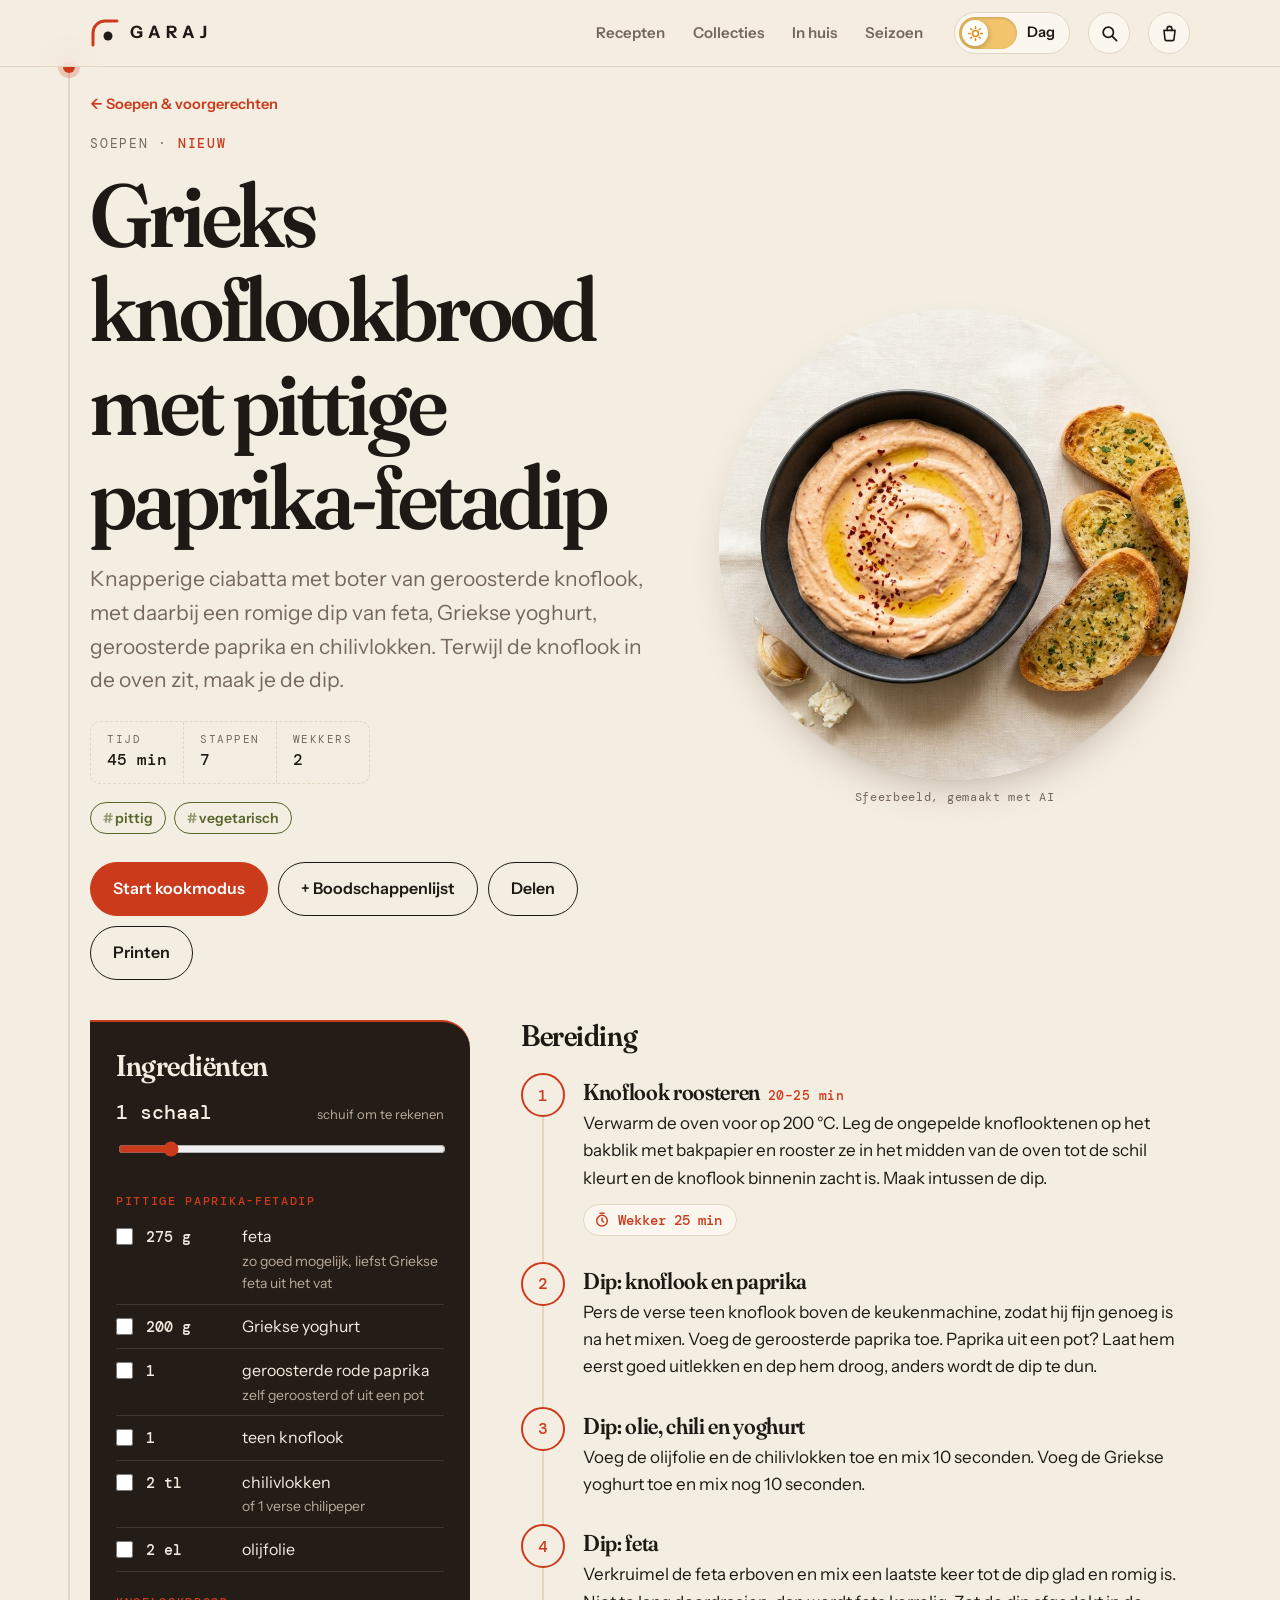
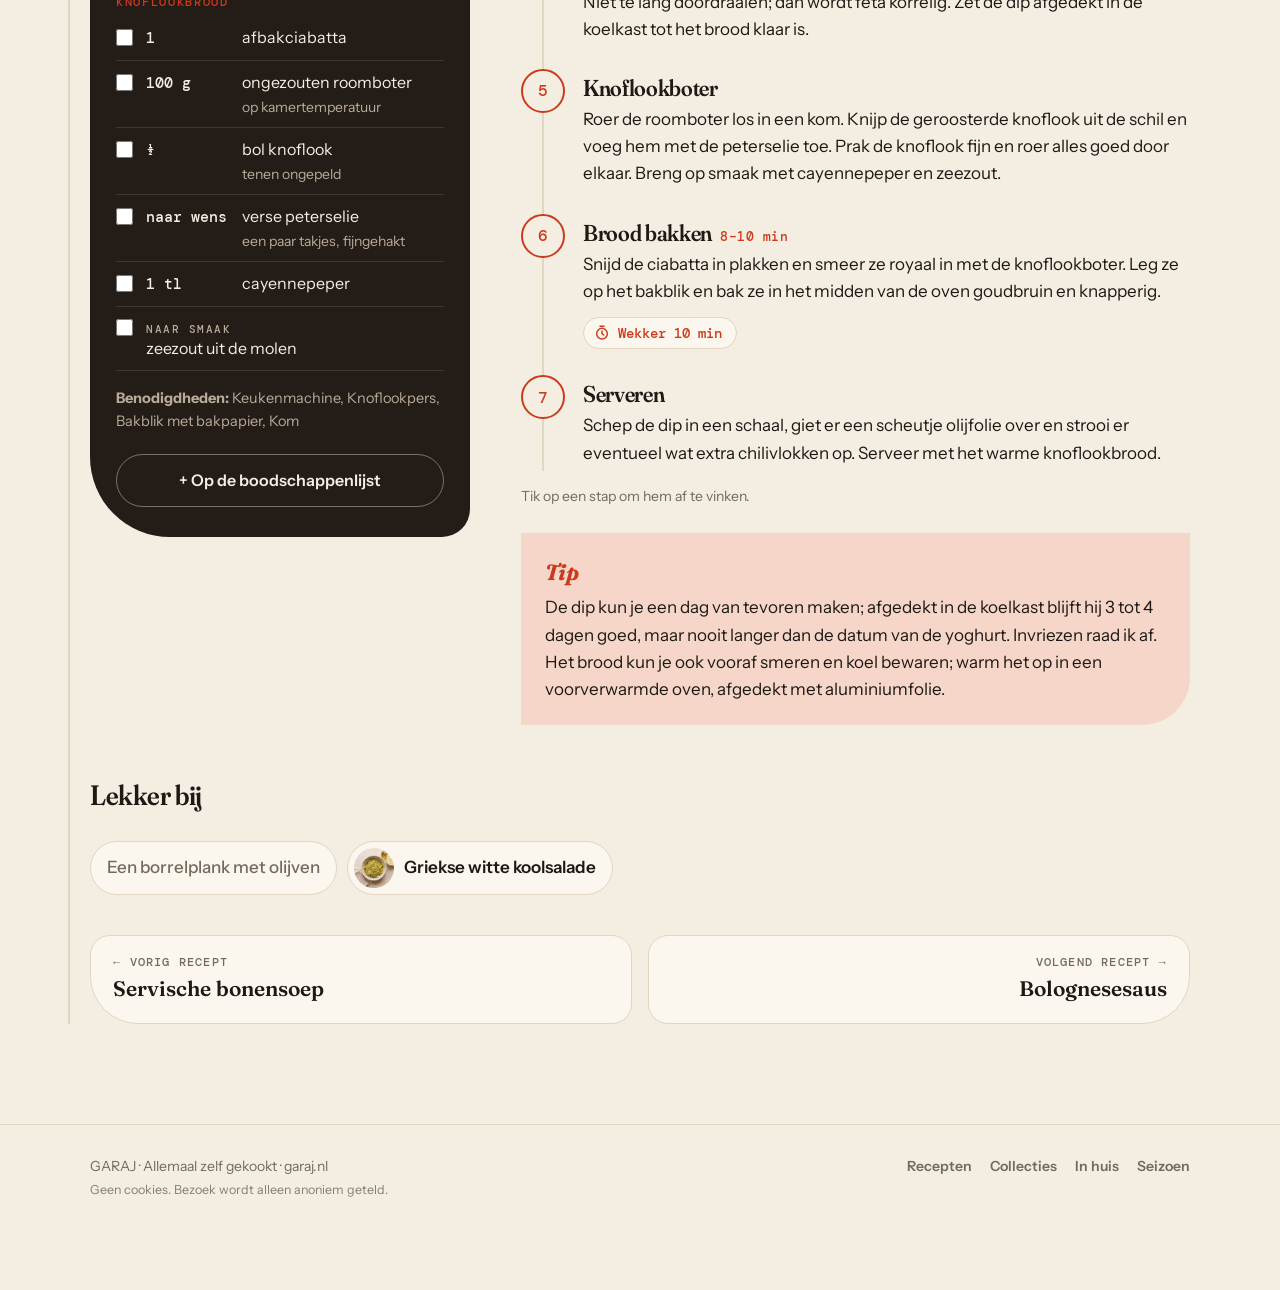
<file: recept/grieks-knoflookbrood-fetadip/index.html>
<!doctype html>
<html lang="nl">
<head>
<meta charset="utf-8">
<meta name="viewport" content="width=device-width,initial-scale=1,viewport-fit=cover">
<title>Grieks knoflookbrood met pittige paprika-fetadip · GARAJ Recepten</title>
<meta name="description" content="Knapperige ciabatta met boter van geroosterde knoflook, met daarbij een romige dip van feta, Griekse yoghurt, geroosterde paprika en chilivlokken. Terwijl de knoflook in de oven zit, maak je de dip.">
<link rel="canonical" href="https://garaj.nl/recept/grieks-knoflookbrood-fetadip/">
<meta property="og:site_name" content="GARAJ Recepten">
<meta property="og:locale" content="nl_NL">
<meta property="og:type" content="article">
<meta property="og:title" content="Grieks knoflookbrood met pittige paprika-fetadip · GARAJ Recepten">
<meta property="og:description" content="Knapperige ciabatta met boter van geroosterde knoflook, met daarbij een romige dip van feta, Griekse yoghurt, geroosterde paprika en chilivlokken. Terwijl de knoflook in de oven zit, maak je de dip.">
<meta property="og:url" content="https://garaj.nl/recept/grieks-knoflookbrood-fetadip/">
<meta property="og:image" content="https://garaj.nl/grieks-knoflookbrood-fetadip.jpg">
<meta name="twitter:card" content="summary_large_image">
<link rel="icon" href="/favicon.ico" sizes="any">
<link rel="icon" type="image/png" sizes="48x48" href="/favicon-48.png">
<link rel="apple-touch-icon" href="/apple-touch-icon.png">
<link rel="manifest" href="/manifest.webmanifest">
<meta name="theme-color" content="#F4EDE1" media="(prefers-color-scheme: light)">
<meta name="theme-color" content="#15110E" media="(prefers-color-scheme: dark)">
<meta name="apple-mobile-web-app-capable" content="yes">
<meta name="mobile-web-app-capable" content="yes">
<meta name="apple-mobile-web-app-title" content="GARAJ">
<link rel="preconnect" href="https://fonts.googleapis.com">
<link rel="preconnect" href="https://fonts.gstatic.com" crossorigin>
<link rel="stylesheet" href="https://fonts.googleapis.com/css2?family=Fraunces:ital,opsz,wght,SOFT@0,9..144,300..900,0..100;1,9..144,300..900,0..100&family=Instrument+Sans:wght@400;500;600;700&family=DM+Mono:wght@400;500&display=swap">
<link rel="stylesheet" href="/style.css?v=2026-10-13.2">
<script>try{var t=localStorage.getItem("garaj-thema");if(t)document.documentElement.dataset.theme=t}catch(e){}</script>
<script type="application/ld+json">{"@context":"https://schema.org","@type":"Recipe","name":"Grieks knoflookbrood met pittige paprika-fetadip","description":"Knapperige ciabatta met boter van geroosterde knoflook, met daarbij een romige dip van feta, Griekse yoghurt, geroosterde paprika en chilivlokken. Terwijl de knoflook in de oven zit, maak je de dip.","image":["https://garaj.nl/grieks-knoflookbrood-fetadip.jpg"],"url":"https://garaj.nl/recept/grieks-knoflookbrood-fetadip/","author":{"@type":"Organization","name":"GARAJ","url":"https://garaj.nl/"},"recipeCategory":"Soepen","keywords":"pittig, vegetarisch","recipeYield":"1 schaal","totalTime":"PT45M","datePublished":"2026-10-10","recipeIngredient":["275 g feta","200 g Griekse yoghurt","1 geroosterde rode paprika","1 teen knoflook","2 tl chilivlokken","2 el olijfolie","1 afbakciabatta","100 g ongezouten roomboter","½ bol knoflook","verse peterselie (naar wens)","1 tl cayennepeper","zeezout uit de molen (naar smaak)"],"recipeInstructions":[{"@type":"HowToStep","position":1,"name":"Knoflook roosteren","text":"Verwarm de oven voor op 200 °C. Leg de ongepelde knoflooktenen op het bakblik met bakpapier en rooster ze in het midden van de oven tot de schil kleurt en de knoflook binnenin zacht is. Maak intussen de dip.","url":"https://garaj.nl/recept/grieks-knoflookbrood-fetadip/#stap-1"},{"@type":"HowToStep","position":2,"name":"Dip: knoflook en paprika","text":"Pers de verse teen knoflook boven de keukenmachine, zodat hij fijn genoeg is na het mixen. Voeg de geroosterde paprika toe. Paprika uit een pot? Laat hem eerst goed uitlekken en dep hem droog, anders wordt de dip te dun.","url":"https://garaj.nl/recept/grieks-knoflookbrood-fetadip/#stap-2"},{"@type":"HowToStep","position":3,"name":"Dip: olie, chili en yoghurt","text":"Voeg de olijfolie en de chilivlokken toe en mix 10 seconden. Voeg de Griekse yoghurt toe en mix nog 10 seconden.","url":"https://garaj.nl/recept/grieks-knoflookbrood-fetadip/#stap-3"},{"@type":"HowToStep","position":4,"name":"Dip: feta","text":"Verkruimel de feta erboven en mix een laatste keer tot de dip glad en romig is. Niet te lang doordraaien; dan wordt feta korrelig. Zet de dip afgedekt in de koelkast tot het brood klaar is.","url":"https://garaj.nl/recept/grieks-knoflookbrood-fetadip/#stap-4"},{"@type":"HowToStep","position":5,"name":"Knoflookboter","text":"Roer de roomboter los in een kom. Knijp de geroosterde knoflook uit de schil en voeg hem met de peterselie toe. Prak de knoflook fijn en roer alles goed door elkaar. Breng op smaak met cayennepeper en zeezout.","url":"https://garaj.nl/recept/grieks-knoflookbrood-fetadip/#stap-5"},{"@type":"HowToStep","position":6,"name":"Brood bakken","text":"Snijd de ciabatta in plakken en smeer ze royaal in met de knoflookboter. Leg ze op het bakblik en bak ze in het midden van de oven goudbruin en knapperig.","url":"https://garaj.nl/recept/grieks-knoflookbrood-fetadip/#stap-6"},{"@type":"HowToStep","position":7,"name":"Serveren","text":"Schep de dip in een schaal, giet er een scheutje olijfolie over en strooi er eventueel wat extra chilivlokken op. Serveer met het warme knoflookbrood.","url":"https://garaj.nl/recept/grieks-knoflookbrood-fetadip/#stap-7"}]}</script>
</head>
<body>
<a class="naar-inhoud" href="#view">Naar de inhoud</a>
<header class="kop">
  <div class="wrap">
    <a class="merk" href="/" aria-label="GARAJ, naar de startpagina"><svg viewBox="0 0 40 40" aria-hidden="true"><path d="M4 36 V20 A16 16 0 0 1 20 4 H36" fill="none" stroke="var(--tomaat)" stroke-width="4" stroke-linecap="round"/><circle cx="24" cy="24" r="6" fill="var(--inkt)"/></svg>GARAJ</a>
    <nav class="nav" aria-label="Hoofdmenu"><a href="/#recepten">Recepten</a><a href="/#collecties">Collecties</a><a href="/#inhuis">In huis</a><a href="/#seizoen">Seizoen</a></nav>
    <button class="thema-knop" type="button" id="themaKnop" aria-label="Wissel tussen dag en nacht">
      <span class="thema-baan" aria-hidden="true"><span class="thema-bol"><svg class="zon" viewBox="0 0 24 24" fill="none" stroke="currentColor" stroke-width="2.2" stroke-linecap="round"><circle cx="12" cy="12" r="4.2"/><path d="M12 2.5v2M12 19.5v2M2.5 12h2M19.5 12h2M5.3 5.3l1.4 1.4M17.3 17.3l1.4 1.4M5.3 18.7l1.4-1.4M17.3 6.7l1.4-1.4"/></svg><svg class="maan" viewBox="0 0 24 24" fill="currentColor"><path d="M20.5 14.6A8.5 8.5 0 0 1 9.4 3.5a8.5 8.5 0 1 0 11.1 11.1z"/></svg></span></span>
      <span class="thema-tekst"><span class="t-dag">Dag</span><span class="t-nacht">Nacht</span></span>
    </button>
    <a class="ikoon-knop" href="/#recepten" id="zoekKnop" aria-label="Zoek een recept"><svg viewBox="0 0 24 24" fill="none" stroke="currentColor" stroke-width="2.2" stroke-linecap="round" aria-hidden="true"><circle cx="10.5" cy="10.5" r="6.5"/><path d="M15.5 15.5 21 21"/></svg></a>
    <button class="ikoon-knop" type="button" id="ladeKnop" aria-label="Boodschappenlijst openen"><svg viewBox="0 0 24 24" fill="none" stroke="currentColor" stroke-width="2" stroke-linecap="round" stroke-linejoin="round" aria-hidden="true"><path d="M5 8h14l-1.3 11.1a2 2 0 0 1-2 1.9H8.3a2 2 0 0 1-2-1.9z"/><path d="M9 8V6a3 3 0 0 1 6 0v2"/></svg><span class="tel" id="tel" data-n="0">0</span></button>
  </div>
</header>
<main id="app"><div class="rug" aria-hidden="true"><i></i><b></b></div><div id="view" tabindex="-1">
  <div class="wrap">
    <p class="kruimel"><a href="/#recepten" data-gangnaar="soep">← Soepen &amp; voorgerechten</a></p>
    <article>
    <section class="r-kop">
      <div class="laad">
        <div class="oog">Soepen · <b>Nieuw</b></div>
        <h1>Grieks knoflookbrood met pittige paprika-fetadip</h1>
        <p class="intro">Knapperige ciabatta met boter van geroosterde knoflook, met daarbij een romige dip van feta, Griekse yoghurt, geroosterde paprika en chilivlokken. Terwijl de knoflook in de oven zit, maak je de dip.</p>
        <div class="bon"><div><small>Tijd</small><strong>45 min</strong></div><div><small>Stappen</small><strong>7</strong></div><div><small>Wekkers</small><strong>2</strong></div></div>
        <div class="labels"><a href="/#label-pittig">pittig</a><a href="/#label-vegetarisch">vegetarisch</a></div>
        <div class="acties">
          <button class="knop vol" type="button" id="kookOpen">Start kookmodus</button>
          <button class="knop" type="button" id="naarLijst">+ Boodschappenlijst</button>
          <button class="knop" type="button" id="deelKnop">Delen</button>
          <button class="knop" type="button" id="printKnop">Printen</button>
        </div>
      </div>
      <figure class="r-beeld"><div class="bord"><img src="/grieks-knoflookbrood-fetadip.jpg" alt="Grieks knoflookbrood met pittige paprika-fetadip" data-draai="0.05" width="900" height="900"></div><figcaption>Sfeerbeeld, gemaakt met AI</figcaption></figure>
    </section>
    <section class="r-lijf">
      <aside class="ingr-paneel" aria-labelledby="ingr-kop">
        <h2 id="ingr-kop">Ingrediënten</h2>
        <div class="porties">
          <div class="porties-rij"><output id="portie">1 schaal</output><small>schuif om te rekenen</small></div>
          <input type="range" id="portieSchuif" min="0.5" max="4" step="0.5" value="1" aria-label="Aantal porties">
        </div>
        <div class="ingr" id="ingr"><h3>Pittige paprika-fetadip</h3><ul><li><label for="i-0-0"><input type="checkbox" id="i-0-0" ><span class="q">275 g</span><span>feta<span class="x">zo goed mogelijk, liefst Griekse feta uit het vat</span></span></label></li><li><label for="i-0-1"><input type="checkbox" id="i-0-1" ><span class="q">200 g</span><span>Griekse yoghurt</span></label></li><li><label for="i-0-2"><input type="checkbox" id="i-0-2" ><span class="q">1</span><span>geroosterde rode paprika<span class="x">zelf geroosterd of uit een pot</span></span></label></li><li><label for="i-0-3"><input type="checkbox" id="i-0-3" ><span class="q">1</span><span>teen knoflook</span></label></li><li><label for="i-0-4"><input type="checkbox" id="i-0-4" ><span class="q">2 tl</span><span>chilivlokken<span class="x">of 1 verse chilipeper</span></span></label></li><li><label for="i-0-5"><input type="checkbox" id="i-0-5" ><span class="q">2 el</span><span>olijfolie</span></label></li></ul><h3>Knoflookbrood</h3><ul><li><label for="i-1-0"><input type="checkbox" id="i-1-0" ><span class="q">1</span><span>afbakciabatta</span></label></li><li><label for="i-1-1"><input type="checkbox" id="i-1-1" ><span class="q">100 g</span><span>ongezouten roomboter<span class="x">op kamertemperatuur</span></span></label></li><li><label for="i-1-2"><input type="checkbox" id="i-1-2" ><span class="q">½</span><span>bol knoflook<span class="x">tenen ongepeld</span></span></label></li><li><label for="i-1-3"><input type="checkbox" id="i-1-3" ><span class="q">naar wens</span><span>verse peterselie<span class="x">een paar takjes, fijngehakt</span></span></label></li><li><label for="i-1-4"><input type="checkbox" id="i-1-4" ><span class="q">1 tl</span><span>cayennepeper</span></label></li><li class="smaak"><label for="s-1"><input type="checkbox" id="s-1" ><span><span class="k">Naar smaak</span>zeezout uit de molen</span></label></li></ul></div>
        <p class="gerei"><b>Benodigdheden:</b> Keukenmachine, Knoflookpers, Bakblik met bakpapier, Kom</p>
        <button class="knop paneel-knop" type="button" id="naarLijst2">+ Op de boodschappenlijst</button>
      </aside>
      <div>
        <div class="stappen-kop"><h2>Bereiding</h2></div>
        <ol class="stappen">
          <li class="stap" data-i="0" tabindex="0"><span class="nr">1</span>
            <div class="tekst"><h3>Knoflook roosteren<span class="t">20–25 min</span></h3><p>Verwarm de oven voor op 200 °C. Leg de ongepelde knoflooktenen op het bakblik met bakpapier en rooster ze in het midden van de oven tot de schil kleurt en de knoflook binnenin zacht is. Maak intussen de dip.</p>
            <button class="wekker" type="button" data-wekker="0"><svg viewBox="0 0 24 24" fill="none" stroke="currentColor" stroke-width="2.2" stroke-linecap="round" aria-hidden="true"><circle cx="12" cy="13" r="8"/><path d="M12 9v4l2.5 2M9 2h6"/></svg> Wekker 25 min</button></div></li>
          <li class="stap" data-i="1" tabindex="0"><span class="nr">2</span>
            <div class="tekst"><h3>Dip: knoflook en paprika</h3><p>Pers de verse teen knoflook boven de keukenmachine, zodat hij fijn genoeg is na het mixen. Voeg de geroosterde paprika toe. Paprika uit een pot? Laat hem eerst goed uitlekken en dep hem droog, anders wordt de dip te dun.</p>
            </div></li>
          <li class="stap" data-i="2" tabindex="0"><span class="nr">3</span>
            <div class="tekst"><h3>Dip: olie, chili en yoghurt</h3><p>Voeg de olijfolie en de chilivlokken toe en mix 10 seconden. Voeg de Griekse yoghurt toe en mix nog 10 seconden.</p>
            </div></li>
          <li class="stap" data-i="3" tabindex="0"><span class="nr">4</span>
            <div class="tekst"><h3>Dip: feta</h3><p>Verkruimel de feta erboven en mix een laatste keer tot de dip glad en romig is. Niet te lang doordraaien; dan wordt feta korrelig. Zet de dip afgedekt in de koelkast tot het brood klaar is.</p>
            </div></li>
          <li class="stap" data-i="4" tabindex="0"><span class="nr">5</span>
            <div class="tekst"><h3>Knoflookboter</h3><p>Roer de roomboter los in een kom. Knijp de geroosterde knoflook uit de schil en voeg hem met de peterselie toe. Prak de knoflook fijn en roer alles goed door elkaar. Breng op smaak met cayennepeper en zeezout.</p>
            </div></li>
          <li class="stap" data-i="5" tabindex="0"><span class="nr">6</span>
            <div class="tekst"><h3>Brood bakken<span class="t">8–10 min</span></h3><p>Snijd de ciabatta in plakken en smeer ze royaal in met de knoflookboter. Leg ze op het bakblik en bak ze in het midden van de oven goudbruin en knapperig.</p>
            <button class="wekker" type="button" data-wekker="5"><svg viewBox="0 0 24 24" fill="none" stroke="currentColor" stroke-width="2.2" stroke-linecap="round" aria-hidden="true"><circle cx="12" cy="13" r="8"/><path d="M12 9v4l2.5 2M9 2h6"/></svg> Wekker 10 min</button></div></li>
          <li class="stap" data-i="6" tabindex="0"><span class="nr">7</span>
            <div class="tekst"><h3>Serveren</h3><p>Schep de dip in een schaal, giet er een scheutje olijfolie over en strooi er eventueel wat extra chilivlokken op. Serveer met het warme knoflookbrood.</p>
            </div></li>
        </ol>
        <p class="hint">Tik op een stap om hem af te vinken.</p>
        <div class="tip"><strong>Tip</strong>De dip kun je een dag van tevoren maken; afgedekt in de koelkast blijft hij 3 tot 4 dagen goed, maar nooit langer dan de datum van de yoghurt. Invriezen raad ik af. Het brood kun je ook vooraf smeren en koel bewaren; warm het op in een voorverwarmde oven, afgedekt met aluminiumfolie.</div>
      </div>
    </section>
    </article>
    <section class="daarna">
      <h2>Lekker bij</h2><div class="bij"><span>Een borrelplank met olijven</span><a href="/recept/griekse-witte-koolsalade/" data-naar="griekse-witte-koolsalade"><img src="/griekse-witte-koolsalade.jpg" alt="" width="40" height="40">Griekse witte koolsalade</a></div>
      <a class="blad" href="/recept/servische-bonensoep/"><small>← Vorig recept</small><strong>Servische bonensoep</strong></a>
      <a class="blad volgend" href="/recept/bolognesesaus/"><small>Volgend recept →</small><strong>Bolognesesaus</strong></a>
    </section>
  </div></div></main>
<footer>
  <div class="wrap">
    <span>GARAJ · Allemaal zelf gekookt · garaj.nl<br><small class="privacy">Geen cookies. Bezoek wordt alleen anoniem geteld.</small></span>
    <nav aria-label="Voettekst"><a href="/#recepten">Recepten</a><a href="/#collecties">Collecties</a><a href="/#inhuis">In huis</a><a href="/#seizoen">Seizoen</a></nav>
  </div>
</footer>
<div class="kook" id="kook" hidden role="dialog" aria-modal="true" aria-label="Kookmodus">
  <div>
    <div class="kook-top"><span class="oog" id="kookTitel"></span><button type="button" id="kookSluit">Sluiten</button></div>
    <div class="voortgang"><i id="kookBalk"></i></div>
  </div>
  <div class="kook-midden" id="kookMidden"></div>
  <div><p class="veeg">Veeg of gebruik ← → · je scherm blijft aan</p>
    <div class="kook-onder"><button type="button" id="kookVorig">Vorige</button><button type="button" id="kookVolgend" class="vol">Volgende</button></div>
  </div>
</div>
<div id="laag"></div>
<div class="dok" id="dok" aria-live="polite"></div>
<div class="toast" id="toast" hidden role="status"></div>
<aside class="installbalk" id="installbalk" hidden aria-label="GARAJ als app installeren">
  <img src="/icon-192.png" alt="" width="48" height="48">
  <div class="ib-tekst"><strong>GARAJ op je beginscherm</strong><span id="ibUitleg">Open de recepten met één tik en kook ook zonder internet.</span></div>
  <button class="ib-ja" id="ibJa" type="button">Installeren</button>
  <button class="ib-nee" id="ibNee" type="button" aria-label="Niet nu">✕</button>
</aside>
<script src="/recepten.js?v=2026-10-13.2"></script>
<script src="/bouw.js?v=2026-10-13.2"></script>
<script src="/app.js?v=2026-10-13.2"></script>
</body>
</html>
</file>
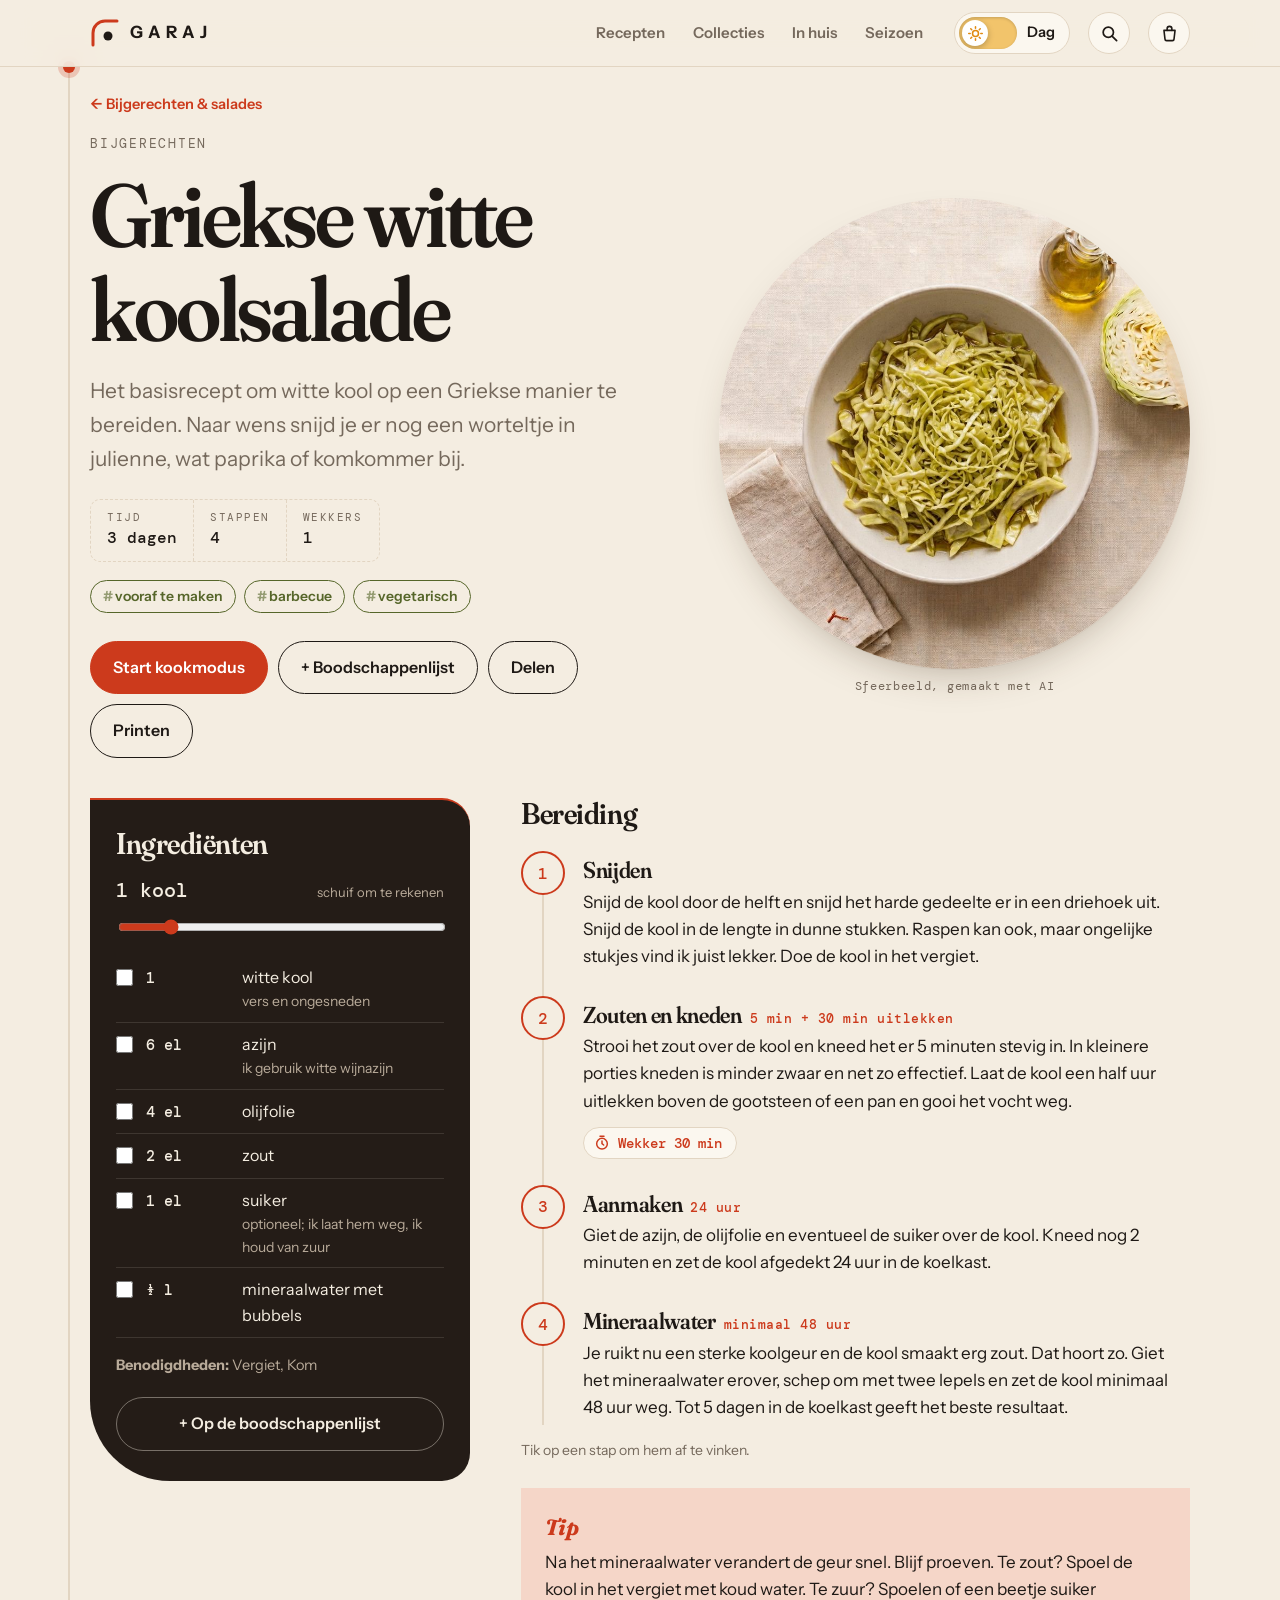
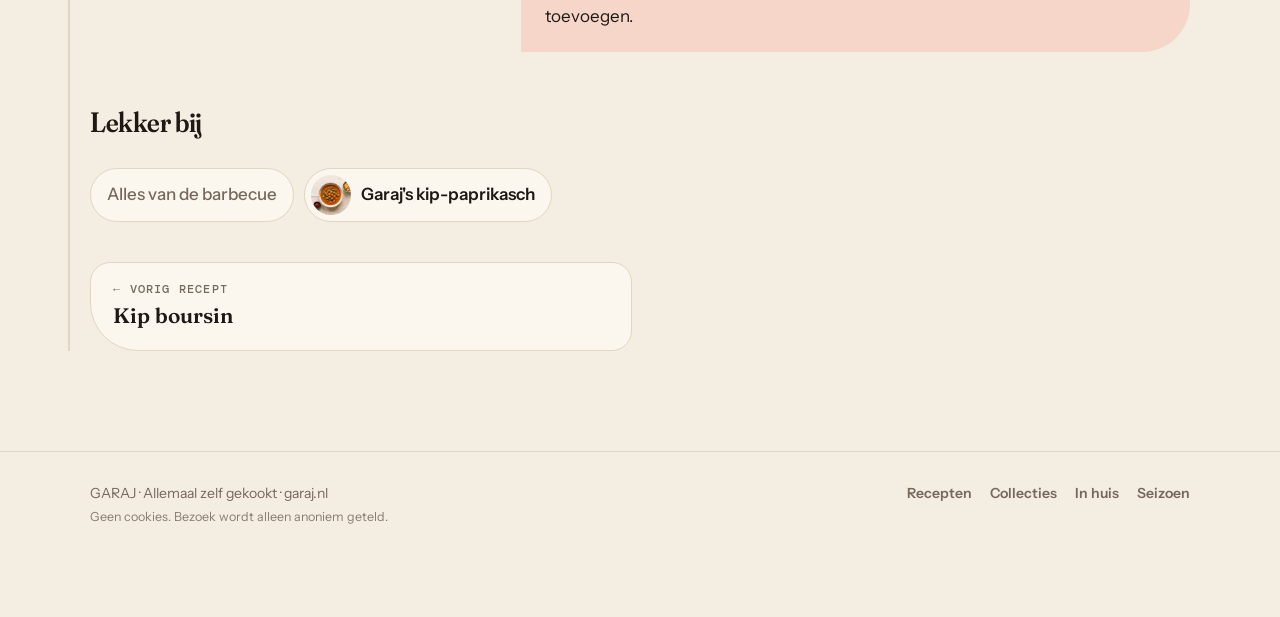
<file: recept/griekse-witte-koolsalade/index.html>
<!doctype html>
<html lang="nl">
<head>
<meta charset="utf-8">
<meta name="viewport" content="width=device-width,initial-scale=1,viewport-fit=cover">
<title>Griekse witte koolsalade · GARAJ Recepten</title>
<meta name="description" content="Het basisrecept om witte kool op een Griekse manier te bereiden. Naar wens snijd je er nog een worteltje in julienne, wat paprika of komkommer bij.">
<link rel="canonical" href="https://garaj.nl/recept/griekse-witte-koolsalade/">
<meta property="og:site_name" content="GARAJ Recepten">
<meta property="og:locale" content="nl_NL">
<meta property="og:type" content="article">
<meta property="og:title" content="Griekse witte koolsalade · GARAJ Recepten">
<meta property="og:description" content="Het basisrecept om witte kool op een Griekse manier te bereiden. Naar wens snijd je er nog een worteltje in julienne, wat paprika of komkommer bij.">
<meta property="og:url" content="https://garaj.nl/recept/griekse-witte-koolsalade/">
<meta property="og:image" content="https://garaj.nl/griekse-witte-koolsalade.jpg">
<meta name="twitter:card" content="summary_large_image">
<link rel="icon" href="/favicon.ico" sizes="any">
<link rel="icon" type="image/png" sizes="48x48" href="/favicon-48.png">
<link rel="apple-touch-icon" href="/apple-touch-icon.png">
<link rel="manifest" href="/manifest.webmanifest">
<meta name="theme-color" content="#F4EDE1" media="(prefers-color-scheme: light)">
<meta name="theme-color" content="#15110E" media="(prefers-color-scheme: dark)">
<meta name="apple-mobile-web-app-capable" content="yes">
<meta name="mobile-web-app-capable" content="yes">
<meta name="apple-mobile-web-app-title" content="GARAJ">
<link rel="preconnect" href="https://fonts.googleapis.com">
<link rel="preconnect" href="https://fonts.gstatic.com" crossorigin>
<link rel="stylesheet" href="https://fonts.googleapis.com/css2?family=Fraunces:ital,opsz,wght,SOFT@0,9..144,300..900,0..100;1,9..144,300..900,0..100&family=Instrument+Sans:wght@400;500;600;700&family=DM+Mono:wght@400;500&display=swap">
<link rel="stylesheet" href="/style.css?v=2026-10-13.2">
<script>try{var t=localStorage.getItem("garaj-thema");if(t)document.documentElement.dataset.theme=t}catch(e){}</script>
<script type="application/ld+json">{"@context":"https://schema.org","@type":"Recipe","name":"Griekse witte koolsalade","description":"Het basisrecept om witte kool op een Griekse manier te bereiden. Naar wens snijd je er nog een worteltje in julienne, wat paprika of komkommer bij.","image":["https://garaj.nl/griekse-witte-koolsalade.jpg"],"url":"https://garaj.nl/recept/griekse-witte-koolsalade/","author":{"@type":"Organization","name":"GARAJ","url":"https://garaj.nl/"},"recipeCategory":"Bijgerechten","keywords":"vooraf te maken, barbecue, vegetarisch","recipeYield":"1 kool","totalTime":"PT72H","recipeIngredient":["1 witte kool","6 el azijn","4 el olijfolie","2 el zout","1 el suiker","½ l mineraalwater met bubbels"],"recipeInstructions":[{"@type":"HowToStep","position":1,"name":"Snijden","text":"Snijd de kool door de helft en snijd het harde gedeelte er in een driehoek uit. Snijd de kool in de lengte in dunne stukken. Raspen kan ook, maar ongelijke stukjes vind ik juist lekker. Doe de kool in het vergiet.","url":"https://garaj.nl/recept/griekse-witte-koolsalade/#stap-1"},{"@type":"HowToStep","position":2,"name":"Zouten en kneden","text":"Strooi het zout over de kool en kneed het er 5 minuten stevig in. In kleinere porties kneden is minder zwaar en net zo effectief. Laat de kool een half uur uitlekken boven de gootsteen of een pan en gooi het vocht weg.","url":"https://garaj.nl/recept/griekse-witte-koolsalade/#stap-2"},{"@type":"HowToStep","position":3,"name":"Aanmaken","text":"Giet de azijn, de olijfolie en eventueel de suiker over de kool. Kneed nog 2 minuten en zet de kool afgedekt 24 uur in de koelkast.","url":"https://garaj.nl/recept/griekse-witte-koolsalade/#stap-3"},{"@type":"HowToStep","position":4,"name":"Mineraalwater","text":"Je ruikt nu een sterke koolgeur en de kool smaakt erg zout. Dat hoort zo. Giet het mineraalwater erover, schep om met twee lepels en zet de kool minimaal 48 uur weg. Tot 5 dagen in de koelkast geeft het beste resultaat.","url":"https://garaj.nl/recept/griekse-witte-koolsalade/#stap-4"}]}</script>
</head>
<body>
<a class="naar-inhoud" href="#view">Naar de inhoud</a>
<header class="kop">
  <div class="wrap">
    <a class="merk" href="/" aria-label="GARAJ, naar de startpagina"><svg viewBox="0 0 40 40" aria-hidden="true"><path d="M4 36 V20 A16 16 0 0 1 20 4 H36" fill="none" stroke="var(--tomaat)" stroke-width="4" stroke-linecap="round"/><circle cx="24" cy="24" r="6" fill="var(--inkt)"/></svg>GARAJ</a>
    <nav class="nav" aria-label="Hoofdmenu"><a href="/#recepten">Recepten</a><a href="/#collecties">Collecties</a><a href="/#inhuis">In huis</a><a href="/#seizoen">Seizoen</a></nav>
    <button class="thema-knop" type="button" id="themaKnop" aria-label="Wissel tussen dag en nacht">
      <span class="thema-baan" aria-hidden="true"><span class="thema-bol"><svg class="zon" viewBox="0 0 24 24" fill="none" stroke="currentColor" stroke-width="2.2" stroke-linecap="round"><circle cx="12" cy="12" r="4.2"/><path d="M12 2.5v2M12 19.5v2M2.5 12h2M19.5 12h2M5.3 5.3l1.4 1.4M17.3 17.3l1.4 1.4M5.3 18.7l1.4-1.4M17.3 6.7l1.4-1.4"/></svg><svg class="maan" viewBox="0 0 24 24" fill="currentColor"><path d="M20.5 14.6A8.5 8.5 0 0 1 9.4 3.5a8.5 8.5 0 1 0 11.1 11.1z"/></svg></span></span>
      <span class="thema-tekst"><span class="t-dag">Dag</span><span class="t-nacht">Nacht</span></span>
    </button>
    <a class="ikoon-knop" href="/#recepten" id="zoekKnop" aria-label="Zoek een recept"><svg viewBox="0 0 24 24" fill="none" stroke="currentColor" stroke-width="2.2" stroke-linecap="round" aria-hidden="true"><circle cx="10.5" cy="10.5" r="6.5"/><path d="M15.5 15.5 21 21"/></svg></a>
    <button class="ikoon-knop" type="button" id="ladeKnop" aria-label="Boodschappenlijst openen"><svg viewBox="0 0 24 24" fill="none" stroke="currentColor" stroke-width="2" stroke-linecap="round" stroke-linejoin="round" aria-hidden="true"><path d="M5 8h14l-1.3 11.1a2 2 0 0 1-2 1.9H8.3a2 2 0 0 1-2-1.9z"/><path d="M9 8V6a3 3 0 0 1 6 0v2"/></svg><span class="tel" id="tel" data-n="0">0</span></button>
  </div>
</header>
<main id="app"><div class="rug" aria-hidden="true"><i></i><b></b></div><div id="view" tabindex="-1">
  <div class="wrap">
    <p class="kruimel"><a href="/#recepten" data-gangnaar="bijgerecht">← Bijgerechten &amp; salades</a></p>
    <article>
    <section class="r-kop">
      <div class="laad">
        <div class="oog">Bijgerechten</div>
        <h1>Griekse witte koolsalade</h1>
        <p class="intro">Het basisrecept om witte kool op een Griekse manier te bereiden. Naar wens snijd je er nog een worteltje in julienne, wat paprika of komkommer bij.</p>
        <div class="bon"><div><small>Tijd</small><strong>3 dagen</strong></div><div><small>Stappen</small><strong>4</strong></div><div><small>Wekkers</small><strong>1</strong></div></div>
        <div class="labels"><a href="/#label-vooraf">vooraf te maken</a><a href="/#label-barbecue">barbecue</a><a href="/#label-vegetarisch">vegetarisch</a></div>
        <div class="acties">
          <button class="knop vol" type="button" id="kookOpen">Start kookmodus</button>
          <button class="knop" type="button" id="naarLijst">+ Boodschappenlijst</button>
          <button class="knop" type="button" id="deelKnop">Delen</button>
          <button class="knop" type="button" id="printKnop">Printen</button>
        </div>
      </div>
      <figure class="r-beeld"><div class="bord"><img src="/griekse-witte-koolsalade.jpg" alt="Griekse witte koolsalade" data-draai="0.05" width="900" height="900"></div><figcaption>Sfeerbeeld, gemaakt met AI</figcaption></figure>
    </section>
    <section class="r-lijf">
      <aside class="ingr-paneel" aria-labelledby="ingr-kop">
        <h2 id="ingr-kop">Ingrediënten</h2>
        <div class="porties">
          <div class="porties-rij"><output id="portie">1 kool</output><small>schuif om te rekenen</small></div>
          <input type="range" id="portieSchuif" min="0.5" max="4" step="0.5" value="1" aria-label="Aantal porties">
        </div>
        <div class="ingr" id="ingr"><ul><li><label for="i-0-0"><input type="checkbox" id="i-0-0" ><span class="q">1</span><span>witte kool<span class="x">vers en ongesneden</span></span></label></li><li><label for="i-0-1"><input type="checkbox" id="i-0-1" ><span class="q">6 el</span><span>azijn<span class="x">ik gebruik witte wijnazijn</span></span></label></li><li><label for="i-0-2"><input type="checkbox" id="i-0-2" ><span class="q">4 el</span><span>olijfolie</span></label></li><li><label for="i-0-3"><input type="checkbox" id="i-0-3" ><span class="q">2 el</span><span>zout</span></label></li><li><label for="i-0-4"><input type="checkbox" id="i-0-4" ><span class="q">1 el</span><span>suiker<span class="x">optioneel; ik laat hem weg, ik houd van zuur</span></span></label></li><li><label for="i-0-5"><input type="checkbox" id="i-0-5" ><span class="q">½ l</span><span>mineraalwater met bubbels</span></label></li></ul></div>
        <p class="gerei"><b>Benodigdheden:</b> Vergiet, Kom</p>
        <button class="knop paneel-knop" type="button" id="naarLijst2">+ Op de boodschappenlijst</button>
      </aside>
      <div>
        <div class="stappen-kop"><h2>Bereiding</h2></div>
        <ol class="stappen">
          <li class="stap" data-i="0" tabindex="0"><span class="nr">1</span>
            <div class="tekst"><h3>Snijden</h3><p>Snijd de kool door de helft en snijd het harde gedeelte er in een driehoek uit. Snijd de kool in de lengte in dunne stukken. Raspen kan ook, maar ongelijke stukjes vind ik juist lekker. Doe de kool in het vergiet.</p>
            </div></li>
          <li class="stap" data-i="1" tabindex="0"><span class="nr">2</span>
            <div class="tekst"><h3>Zouten en kneden<span class="t">5 min + 30 min uitlekken</span></h3><p>Strooi het zout over de kool en kneed het er 5 minuten stevig in. In kleinere porties kneden is minder zwaar en net zo effectief. Laat de kool een half uur uitlekken boven de gootsteen of een pan en gooi het vocht weg.</p>
            <button class="wekker" type="button" data-wekker="1"><svg viewBox="0 0 24 24" fill="none" stroke="currentColor" stroke-width="2.2" stroke-linecap="round" aria-hidden="true"><circle cx="12" cy="13" r="8"/><path d="M12 9v4l2.5 2M9 2h6"/></svg> Wekker 30 min</button></div></li>
          <li class="stap" data-i="2" tabindex="0"><span class="nr">3</span>
            <div class="tekst"><h3>Aanmaken<span class="t">24 uur</span></h3><p>Giet de azijn, de olijfolie en eventueel de suiker over de kool. Kneed nog 2 minuten en zet de kool afgedekt 24 uur in de koelkast.</p>
            </div></li>
          <li class="stap" data-i="3" tabindex="0"><span class="nr">4</span>
            <div class="tekst"><h3>Mineraalwater<span class="t">minimaal 48 uur</span></h3><p>Je ruikt nu een sterke koolgeur en de kool smaakt erg zout. Dat hoort zo. Giet het mineraalwater erover, schep om met twee lepels en zet de kool minimaal 48 uur weg. Tot 5 dagen in de koelkast geeft het beste resultaat.</p>
            </div></li>
        </ol>
        <p class="hint">Tik op een stap om hem af te vinken.</p>
        <div class="tip"><strong>Tip</strong>Na het mineraalwater verandert de geur snel. Blijf proeven. Te zout? Spoel de kool in het vergiet met koud water. Te zuur? Spoelen of een beetje suiker toevoegen.</div>
      </div>
    </section>
    </article>
    <section class="daarna">
      <h2>Lekker bij</h2><div class="bij"><span>Alles van de barbecue</span><a href="/recept/kip-paprikasch/" data-naar="kip-paprikasch"><img src="/kip-paprikasch.jpg" alt="" width="40" height="40">Garaj's kip-paprikasch</a></div>
      <a class="blad" href="/recept/kip-boursin/"><small>← Vorig recept</small><strong>Kip boursin</strong></a>
      <span></span>
    </section>
  </div></div></main>
<footer>
  <div class="wrap">
    <span>GARAJ · Allemaal zelf gekookt · garaj.nl<br><small class="privacy">Geen cookies. Bezoek wordt alleen anoniem geteld.</small></span>
    <nav aria-label="Voettekst"><a href="/#recepten">Recepten</a><a href="/#collecties">Collecties</a><a href="/#inhuis">In huis</a><a href="/#seizoen">Seizoen</a></nav>
  </div>
</footer>
<div class="kook" id="kook" hidden role="dialog" aria-modal="true" aria-label="Kookmodus">
  <div>
    <div class="kook-top"><span class="oog" id="kookTitel"></span><button type="button" id="kookSluit">Sluiten</button></div>
    <div class="voortgang"><i id="kookBalk"></i></div>
  </div>
  <div class="kook-midden" id="kookMidden"></div>
  <div><p class="veeg">Veeg of gebruik ← → · je scherm blijft aan</p>
    <div class="kook-onder"><button type="button" id="kookVorig">Vorige</button><button type="button" id="kookVolgend" class="vol">Volgende</button></div>
  </div>
</div>
<div id="laag"></div>
<div class="dok" id="dok" aria-live="polite"></div>
<div class="toast" id="toast" hidden role="status"></div>
<aside class="installbalk" id="installbalk" hidden aria-label="GARAJ als app installeren">
  <img src="/icon-192.png" alt="" width="48" height="48">
  <div class="ib-tekst"><strong>GARAJ op je beginscherm</strong><span id="ibUitleg">Open de recepten met één tik en kook ook zonder internet.</span></div>
  <button class="ib-ja" id="ibJa" type="button">Installeren</button>
  <button class="ib-nee" id="ibNee" type="button" aria-label="Niet nu">✕</button>
</aside>
<script src="/recepten.js?v=2026-10-13.2"></script>
<script src="/bouw.js?v=2026-10-13.2"></script>
<script src="/app.js?v=2026-10-13.2"></script>
</body>
</html>
</file>
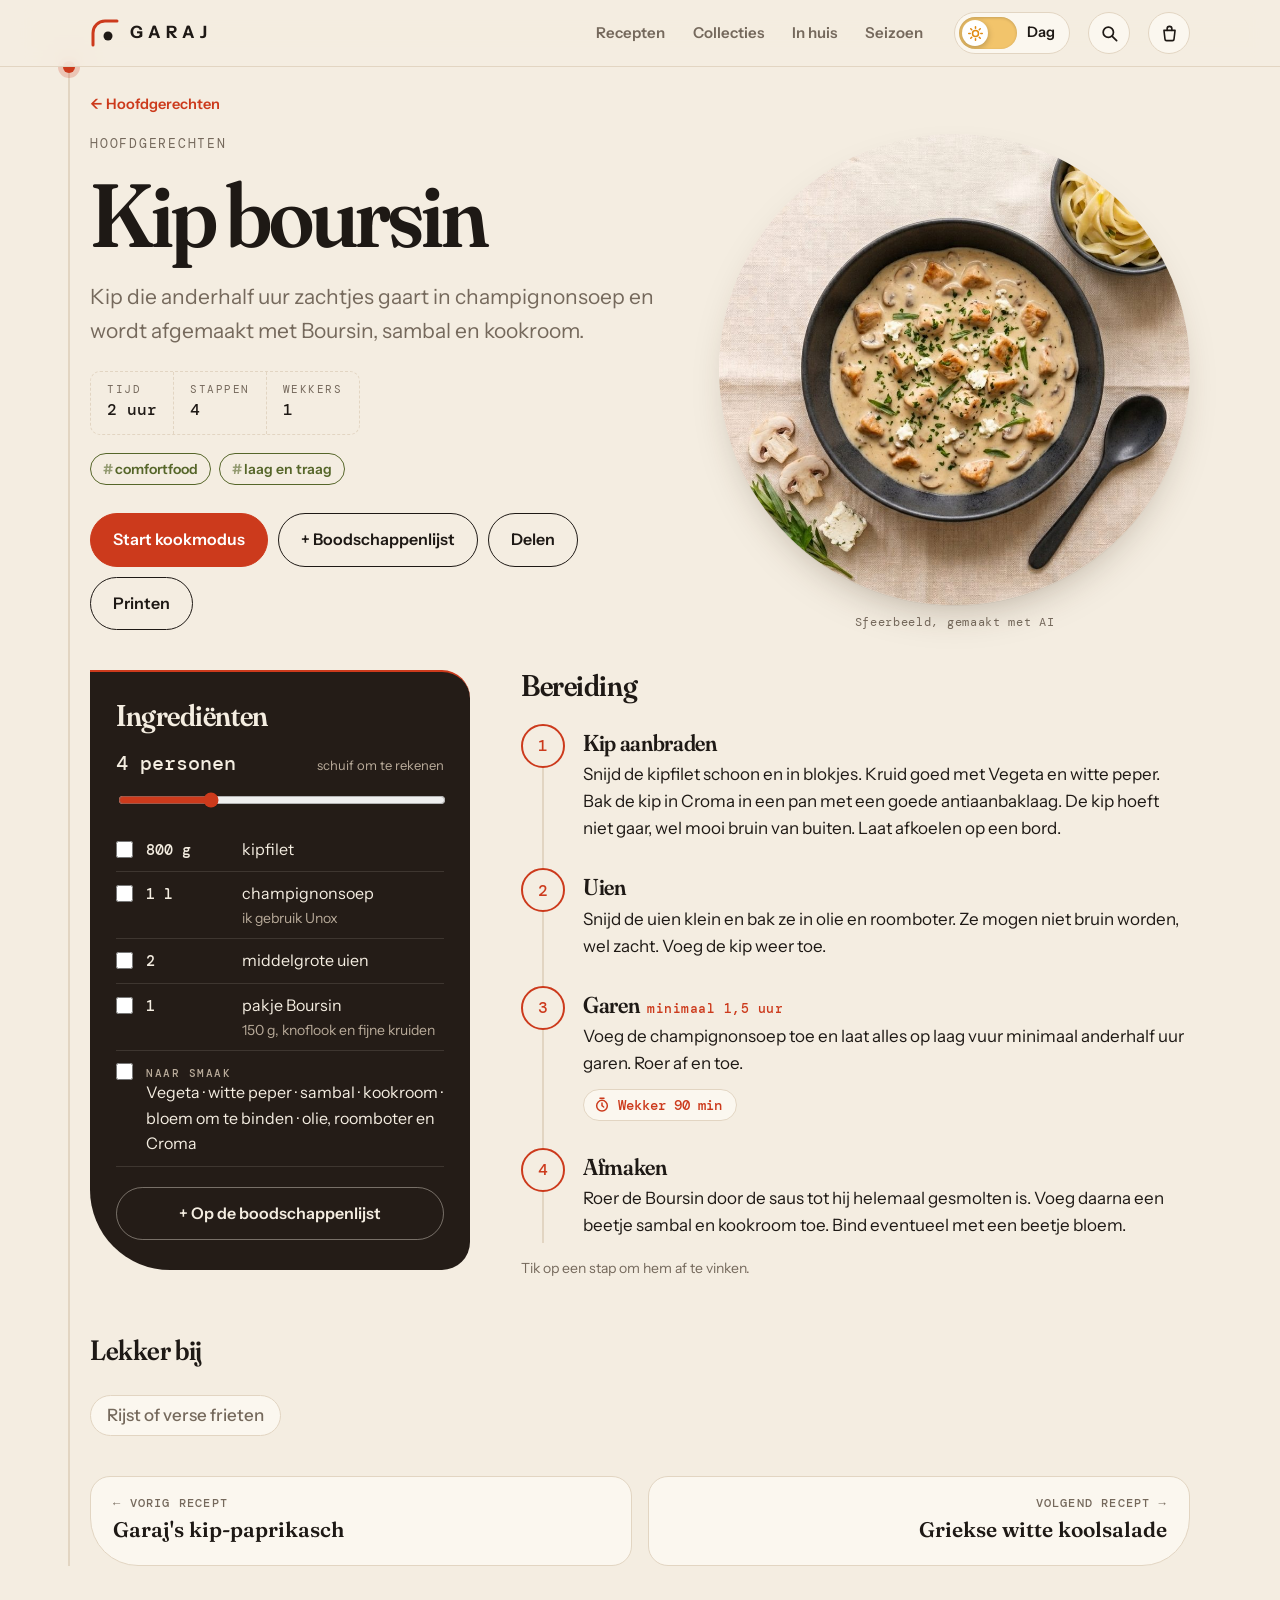
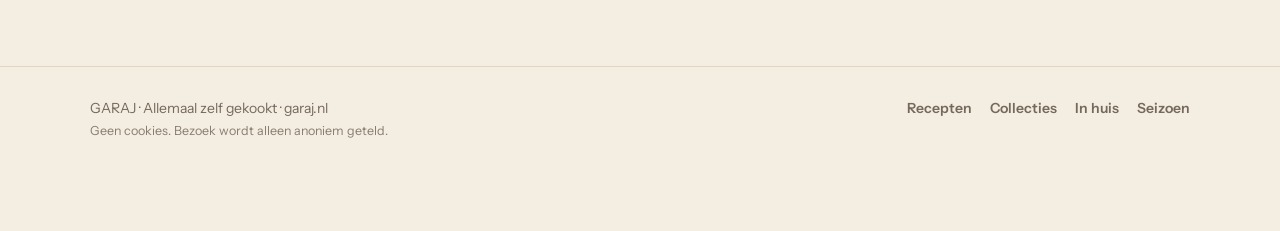
<file: recept/kip-boursin/index.html>
<!doctype html>
<html lang="nl">
<head>
<meta charset="utf-8">
<meta name="viewport" content="width=device-width,initial-scale=1,viewport-fit=cover">
<title>Kip boursin · GARAJ Recepten</title>
<meta name="description" content="Kip die anderhalf uur zachtjes gaart in champignonsoep en wordt afgemaakt met Boursin, sambal en kookroom.">
<link rel="canonical" href="https://garaj.nl/recept/kip-boursin/">
<meta property="og:site_name" content="GARAJ Recepten">
<meta property="og:locale" content="nl_NL">
<meta property="og:type" content="article">
<meta property="og:title" content="Kip boursin · GARAJ Recepten">
<meta property="og:description" content="Kip die anderhalf uur zachtjes gaart in champignonsoep en wordt afgemaakt met Boursin, sambal en kookroom.">
<meta property="og:url" content="https://garaj.nl/recept/kip-boursin/">
<meta property="og:image" content="https://garaj.nl/kip-boursin.jpg">
<meta name="twitter:card" content="summary_large_image">
<link rel="icon" href="/favicon.ico" sizes="any">
<link rel="icon" type="image/png" sizes="48x48" href="/favicon-48.png">
<link rel="apple-touch-icon" href="/apple-touch-icon.png">
<link rel="manifest" href="/manifest.webmanifest">
<meta name="theme-color" content="#F4EDE1" media="(prefers-color-scheme: light)">
<meta name="theme-color" content="#15110E" media="(prefers-color-scheme: dark)">
<meta name="apple-mobile-web-app-capable" content="yes">
<meta name="mobile-web-app-capable" content="yes">
<meta name="apple-mobile-web-app-title" content="GARAJ">
<link rel="preconnect" href="https://fonts.googleapis.com">
<link rel="preconnect" href="https://fonts.gstatic.com" crossorigin>
<link rel="stylesheet" href="https://fonts.googleapis.com/css2?family=Fraunces:ital,opsz,wght,SOFT@0,9..144,300..900,0..100;1,9..144,300..900,0..100&family=Instrument+Sans:wght@400;500;600;700&family=DM+Mono:wght@400;500&display=swap">
<link rel="stylesheet" href="/style.css?v=2026-10-13.2">
<script>try{var t=localStorage.getItem("garaj-thema");if(t)document.documentElement.dataset.theme=t}catch(e){}</script>
<script type="application/ld+json">{"@context":"https://schema.org","@type":"Recipe","name":"Kip boursin","description":"Kip die anderhalf uur zachtjes gaart in champignonsoep en wordt afgemaakt met Boursin, sambal en kookroom.","image":["https://garaj.nl/kip-boursin.jpg"],"url":"https://garaj.nl/recept/kip-boursin/","author":{"@type":"Organization","name":"GARAJ","url":"https://garaj.nl/"},"recipeCategory":"Hoofdgerechten","keywords":"comfortfood, laag en traag","recipeYield":"4 personen","totalTime":"PT2H","recipeIngredient":["800 g kipfilet","1 l champignonsoep","2 middelgrote uien","1 pakje Boursin","Vegeta (naar smaak)","witte peper (naar smaak)","sambal (naar smaak)","kookroom (naar smaak)","bloem om te binden (naar smaak)","olie, roomboter en Croma (naar smaak)"],"recipeInstructions":[{"@type":"HowToStep","position":1,"name":"Kip aanbraden","text":"Snijd de kipfilet schoon en in blokjes. Kruid goed met Vegeta en witte peper. Bak de kip in Croma in een pan met een goede antiaanbaklaag. De kip hoeft niet gaar, wel mooi bruin van buiten. Laat afkoelen op een bord.","url":"https://garaj.nl/recept/kip-boursin/#stap-1"},{"@type":"HowToStep","position":2,"name":"Uien","text":"Snijd de uien klein en bak ze in olie en roomboter. Ze mogen niet bruin worden, wel zacht. Voeg de kip weer toe.","url":"https://garaj.nl/recept/kip-boursin/#stap-2"},{"@type":"HowToStep","position":3,"name":"Garen","text":"Voeg de champignonsoep toe en laat alles op laag vuur minimaal anderhalf uur garen. Roer af en toe.","url":"https://garaj.nl/recept/kip-boursin/#stap-3"},{"@type":"HowToStep","position":4,"name":"Afmaken","text":"Roer de Boursin door de saus tot hij helemaal gesmolten is. Voeg daarna een beetje sambal en kookroom toe. Bind eventueel met een beetje bloem.","url":"https://garaj.nl/recept/kip-boursin/#stap-4"}]}</script>
</head>
<body>
<a class="naar-inhoud" href="#view">Naar de inhoud</a>
<header class="kop">
  <div class="wrap">
    <a class="merk" href="/" aria-label="GARAJ, naar de startpagina"><svg viewBox="0 0 40 40" aria-hidden="true"><path d="M4 36 V20 A16 16 0 0 1 20 4 H36" fill="none" stroke="var(--tomaat)" stroke-width="4" stroke-linecap="round"/><circle cx="24" cy="24" r="6" fill="var(--inkt)"/></svg>GARAJ</a>
    <nav class="nav" aria-label="Hoofdmenu"><a href="/#recepten">Recepten</a><a href="/#collecties">Collecties</a><a href="/#inhuis">In huis</a><a href="/#seizoen">Seizoen</a></nav>
    <button class="thema-knop" type="button" id="themaKnop" aria-label="Wissel tussen dag en nacht">
      <span class="thema-baan" aria-hidden="true"><span class="thema-bol"><svg class="zon" viewBox="0 0 24 24" fill="none" stroke="currentColor" stroke-width="2.2" stroke-linecap="round"><circle cx="12" cy="12" r="4.2"/><path d="M12 2.5v2M12 19.5v2M2.5 12h2M19.5 12h2M5.3 5.3l1.4 1.4M17.3 17.3l1.4 1.4M5.3 18.7l1.4-1.4M17.3 6.7l1.4-1.4"/></svg><svg class="maan" viewBox="0 0 24 24" fill="currentColor"><path d="M20.5 14.6A8.5 8.5 0 0 1 9.4 3.5a8.5 8.5 0 1 0 11.1 11.1z"/></svg></span></span>
      <span class="thema-tekst"><span class="t-dag">Dag</span><span class="t-nacht">Nacht</span></span>
    </button>
    <a class="ikoon-knop" href="/#recepten" id="zoekKnop" aria-label="Zoek een recept"><svg viewBox="0 0 24 24" fill="none" stroke="currentColor" stroke-width="2.2" stroke-linecap="round" aria-hidden="true"><circle cx="10.5" cy="10.5" r="6.5"/><path d="M15.5 15.5 21 21"/></svg></a>
    <button class="ikoon-knop" type="button" id="ladeKnop" aria-label="Boodschappenlijst openen"><svg viewBox="0 0 24 24" fill="none" stroke="currentColor" stroke-width="2" stroke-linecap="round" stroke-linejoin="round" aria-hidden="true"><path d="M5 8h14l-1.3 11.1a2 2 0 0 1-2 1.9H8.3a2 2 0 0 1-2-1.9z"/><path d="M9 8V6a3 3 0 0 1 6 0v2"/></svg><span class="tel" id="tel" data-n="0">0</span></button>
  </div>
</header>
<main id="app"><div class="rug" aria-hidden="true"><i></i><b></b></div><div id="view" tabindex="-1">
  <div class="wrap">
    <p class="kruimel"><a href="/#recepten" data-gangnaar="hoofdgerecht">← Hoofdgerechten</a></p>
    <article>
    <section class="r-kop">
      <div class="laad">
        <div class="oog">Hoofdgerechten</div>
        <h1>Kip boursin</h1>
        <p class="intro">Kip die anderhalf uur zachtjes gaart in champignonsoep en wordt afgemaakt met Boursin, sambal en kookroom.</p>
        <div class="bon"><div><small>Tijd</small><strong>2 uur</strong></div><div><small>Stappen</small><strong>4</strong></div><div><small>Wekkers</small><strong>1</strong></div></div>
        <div class="labels"><a href="/#label-comfortfood">comfortfood</a><a href="/#label-laag-traag">laag en traag</a></div>
        <div class="acties">
          <button class="knop vol" type="button" id="kookOpen">Start kookmodus</button>
          <button class="knop" type="button" id="naarLijst">+ Boodschappenlijst</button>
          <button class="knop" type="button" id="deelKnop">Delen</button>
          <button class="knop" type="button" id="printKnop">Printen</button>
        </div>
      </div>
      <figure class="r-beeld"><div class="bord"><img src="/kip-boursin.jpg" alt="Kip boursin" data-draai="0.05" width="900" height="900"></div><figcaption>Sfeerbeeld, gemaakt met AI</figcaption></figure>
    </section>
    <section class="r-lijf">
      <aside class="ingr-paneel" aria-labelledby="ingr-kop">
        <h2 id="ingr-kop">Ingrediënten</h2>
        <div class="porties">
          <div class="porties-rij"><output id="portie">4 personen</output><small>schuif om te rekenen</small></div>
          <input type="range" id="portieSchuif" min="1" max="12" step="1" value="4" aria-label="Aantal porties">
        </div>
        <div class="ingr" id="ingr"><ul><li><label for="i-0-0"><input type="checkbox" id="i-0-0" ><span class="q">800 g</span><span>kipfilet</span></label></li><li><label for="i-0-1"><input type="checkbox" id="i-0-1" ><span class="q">1 l</span><span>champignonsoep<span class="x">ik gebruik Unox</span></span></label></li><li><label for="i-0-2"><input type="checkbox" id="i-0-2" ><span class="q">2</span><span>middelgrote uien</span></label></li><li><label for="i-0-3"><input type="checkbox" id="i-0-3" ><span class="q">1</span><span>pakje Boursin<span class="x">150 g, knoflook en fijne kruiden</span></span></label></li><li class="smaak"><label for="s-0"><input type="checkbox" id="s-0" ><span><span class="k">Naar smaak</span>Vegeta · witte peper · sambal · kookroom · bloem om te binden · olie, roomboter en Croma</span></label></li></ul></div>
        
        <button class="knop paneel-knop" type="button" id="naarLijst2">+ Op de boodschappenlijst</button>
      </aside>
      <div>
        <div class="stappen-kop"><h2>Bereiding</h2></div>
        <ol class="stappen">
          <li class="stap" data-i="0" tabindex="0"><span class="nr">1</span>
            <div class="tekst"><h3>Kip aanbraden</h3><p>Snijd de kipfilet schoon en in blokjes. Kruid goed met Vegeta en witte peper. Bak de kip in Croma in een pan met een goede antiaanbaklaag. De kip hoeft niet gaar, wel mooi bruin van buiten. Laat afkoelen op een bord.</p>
            </div></li>
          <li class="stap" data-i="1" tabindex="0"><span class="nr">2</span>
            <div class="tekst"><h3>Uien</h3><p>Snijd de uien klein en bak ze in olie en roomboter. Ze mogen niet bruin worden, wel zacht. Voeg de kip weer toe.</p>
            </div></li>
          <li class="stap" data-i="2" tabindex="0"><span class="nr">3</span>
            <div class="tekst"><h3>Garen<span class="t">minimaal 1,5 uur</span></h3><p>Voeg de champignonsoep toe en laat alles op laag vuur minimaal anderhalf uur garen. Roer af en toe.</p>
            <button class="wekker" type="button" data-wekker="2"><svg viewBox="0 0 24 24" fill="none" stroke="currentColor" stroke-width="2.2" stroke-linecap="round" aria-hidden="true"><circle cx="12" cy="13" r="8"/><path d="M12 9v4l2.5 2M9 2h6"/></svg> Wekker 90 min</button></div></li>
          <li class="stap" data-i="3" tabindex="0"><span class="nr">4</span>
            <div class="tekst"><h3>Afmaken</h3><p>Roer de Boursin door de saus tot hij helemaal gesmolten is. Voeg daarna een beetje sambal en kookroom toe. Bind eventueel met een beetje bloem.</p>
            </div></li>
        </ol>
        <p class="hint">Tik op een stap om hem af te vinken.</p>
        
      </div>
    </section>
    </article>
    <section class="daarna">
      <h2>Lekker bij</h2><div class="bij"><span>Rijst of verse frieten</span></div>
      <a class="blad" href="/recept/kip-paprikasch/"><small>← Vorig recept</small><strong>Garaj's kip-paprikasch</strong></a>
      <a class="blad volgend" href="/recept/griekse-witte-koolsalade/"><small>Volgend recept →</small><strong>Griekse witte koolsalade</strong></a>
    </section>
  </div></div></main>
<footer>
  <div class="wrap">
    <span>GARAJ · Allemaal zelf gekookt · garaj.nl<br><small class="privacy">Geen cookies. Bezoek wordt alleen anoniem geteld.</small></span>
    <nav aria-label="Voettekst"><a href="/#recepten">Recepten</a><a href="/#collecties">Collecties</a><a href="/#inhuis">In huis</a><a href="/#seizoen">Seizoen</a></nav>
  </div>
</footer>
<div class="kook" id="kook" hidden role="dialog" aria-modal="true" aria-label="Kookmodus">
  <div>
    <div class="kook-top"><span class="oog" id="kookTitel"></span><button type="button" id="kookSluit">Sluiten</button></div>
    <div class="voortgang"><i id="kookBalk"></i></div>
  </div>
  <div class="kook-midden" id="kookMidden"></div>
  <div><p class="veeg">Veeg of gebruik ← → · je scherm blijft aan</p>
    <div class="kook-onder"><button type="button" id="kookVorig">Vorige</button><button type="button" id="kookVolgend" class="vol">Volgende</button></div>
  </div>
</div>
<div id="laag"></div>
<div class="dok" id="dok" aria-live="polite"></div>
<div class="toast" id="toast" hidden role="status"></div>
<aside class="installbalk" id="installbalk" hidden aria-label="GARAJ als app installeren">
  <img src="/icon-192.png" alt="" width="48" height="48">
  <div class="ib-tekst"><strong>GARAJ op je beginscherm</strong><span id="ibUitleg">Open de recepten met één tik en kook ook zonder internet.</span></div>
  <button class="ib-ja" id="ibJa" type="button">Installeren</button>
  <button class="ib-nee" id="ibNee" type="button" aria-label="Niet nu">✕</button>
</aside>
<script src="/recepten.js?v=2026-10-13.2"></script>
<script src="/bouw.js?v=2026-10-13.2"></script>
<script src="/app.js?v=2026-10-13.2"></script>
</body>
</html>
</file>
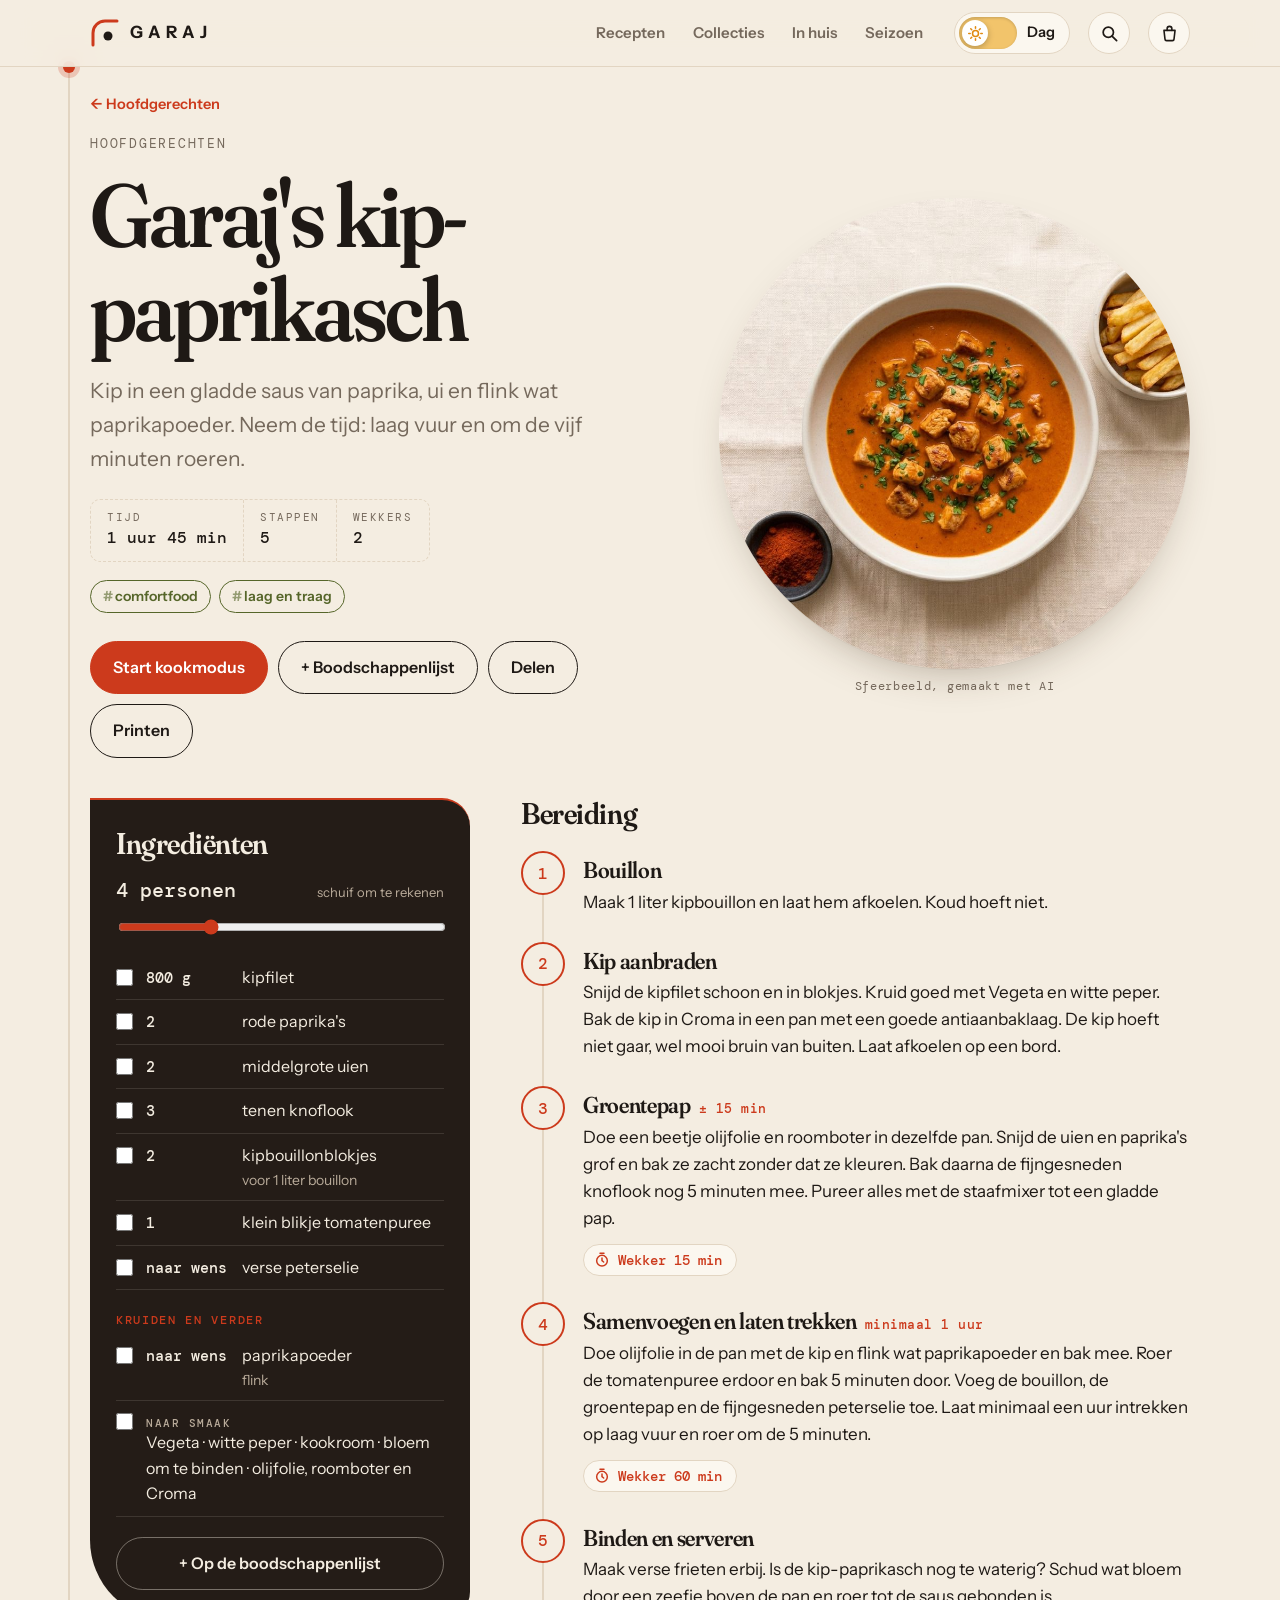
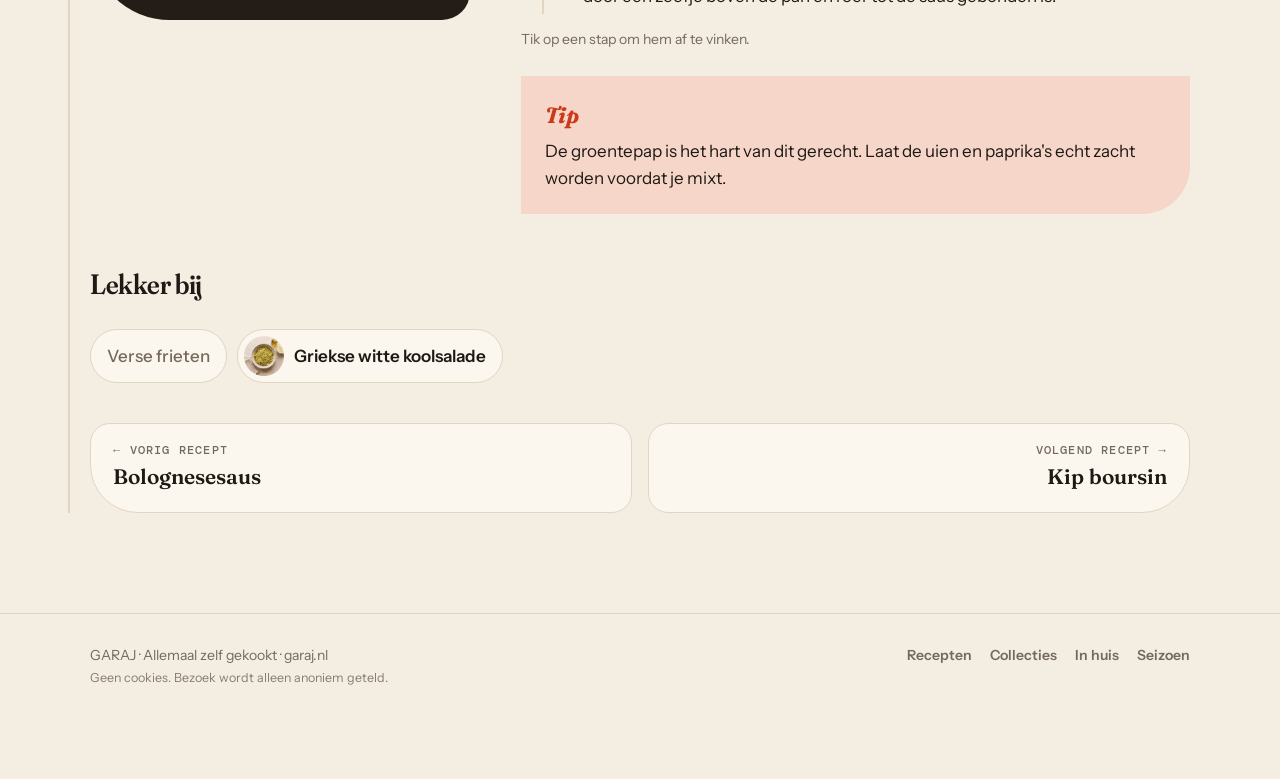
<file: recept/kip-paprikasch/index.html>
<!doctype html>
<html lang="nl">
<head>
<meta charset="utf-8">
<meta name="viewport" content="width=device-width,initial-scale=1,viewport-fit=cover">
<title>Garaj's kip-paprikasch · GARAJ Recepten</title>
<meta name="description" content="Kip in een gladde saus van paprika, ui en flink wat paprikapoeder. Neem de tijd: laag vuur en om de vijf minuten roeren.">
<link rel="canonical" href="https://garaj.nl/recept/kip-paprikasch/">
<meta property="og:site_name" content="GARAJ Recepten">
<meta property="og:locale" content="nl_NL">
<meta property="og:type" content="article">
<meta property="og:title" content="Garaj's kip-paprikasch · GARAJ Recepten">
<meta property="og:description" content="Kip in een gladde saus van paprika, ui en flink wat paprikapoeder. Neem de tijd: laag vuur en om de vijf minuten roeren.">
<meta property="og:url" content="https://garaj.nl/recept/kip-paprikasch/">
<meta property="og:image" content="https://garaj.nl/kip-paprikasch.jpg">
<meta name="twitter:card" content="summary_large_image">
<link rel="icon" href="/favicon.ico" sizes="any">
<link rel="icon" type="image/png" sizes="48x48" href="/favicon-48.png">
<link rel="apple-touch-icon" href="/apple-touch-icon.png">
<link rel="manifest" href="/manifest.webmanifest">
<meta name="theme-color" content="#F4EDE1" media="(prefers-color-scheme: light)">
<meta name="theme-color" content="#15110E" media="(prefers-color-scheme: dark)">
<meta name="apple-mobile-web-app-capable" content="yes">
<meta name="mobile-web-app-capable" content="yes">
<meta name="apple-mobile-web-app-title" content="GARAJ">
<link rel="preconnect" href="https://fonts.googleapis.com">
<link rel="preconnect" href="https://fonts.gstatic.com" crossorigin>
<link rel="stylesheet" href="https://fonts.googleapis.com/css2?family=Fraunces:ital,opsz,wght,SOFT@0,9..144,300..900,0..100;1,9..144,300..900,0..100&family=Instrument+Sans:wght@400;500;600;700&family=DM+Mono:wght@400;500&display=swap">
<link rel="stylesheet" href="/style.css?v=2026-10-13.2">
<script>try{var t=localStorage.getItem("garaj-thema");if(t)document.documentElement.dataset.theme=t}catch(e){}</script>
<script type="application/ld+json">{"@context":"https://schema.org","@type":"Recipe","name":"Garaj's kip-paprikasch","description":"Kip in een gladde saus van paprika, ui en flink wat paprikapoeder. Neem de tijd: laag vuur en om de vijf minuten roeren.","image":["https://garaj.nl/kip-paprikasch.jpg"],"url":"https://garaj.nl/recept/kip-paprikasch/","author":{"@type":"Organization","name":"GARAJ","url":"https://garaj.nl/"},"recipeCategory":"Hoofdgerechten","keywords":"comfortfood, laag en traag","recipeYield":"4 personen","totalTime":"PT1H45M","recipeIngredient":["800 g kipfilet","2 rode paprika's","2 middelgrote uien","3 tenen knoflook","2 kipbouillonblokjes","1 klein blikje tomatenpuree","verse peterselie (naar wens)","paprikapoeder (naar wens)","Vegeta (naar smaak)","witte peper (naar smaak)","kookroom (naar smaak)","bloem om te binden (naar smaak)","olijfolie, roomboter en Croma (naar smaak)"],"recipeInstructions":[{"@type":"HowToStep","position":1,"name":"Bouillon","text":"Maak 1 liter kipbouillon en laat hem afkoelen. Koud hoeft niet.","url":"https://garaj.nl/recept/kip-paprikasch/#stap-1"},{"@type":"HowToStep","position":2,"name":"Kip aanbraden","text":"Snijd de kipfilet schoon en in blokjes. Kruid goed met Vegeta en witte peper. Bak de kip in Croma in een pan met een goede antiaanbaklaag. De kip hoeft niet gaar, wel mooi bruin van buiten. Laat afkoelen op een bord.","url":"https://garaj.nl/recept/kip-paprikasch/#stap-2"},{"@type":"HowToStep","position":3,"name":"Groentepap","text":"Doe een beetje olijfolie en roomboter in dezelfde pan. Snijd de uien en paprika's grof en bak ze zacht zonder dat ze kleuren. Bak daarna de fijngesneden knoflook nog 5 minuten mee. Pureer alles met de staafmixer tot een gladde pap.","url":"https://garaj.nl/recept/kip-paprikasch/#stap-3"},{"@type":"HowToStep","position":4,"name":"Samenvoegen en laten trekken","text":"Doe olijfolie in de pan met de kip en flink wat paprikapoeder en bak mee. Roer de tomatenpuree erdoor en bak 5 minuten door. Voeg de bouillon, de groentepap en de fijngesneden peterselie toe. Laat minimaal een uur intrekken op laag vuur en roer om de 5 minuten.","url":"https://garaj.nl/recept/kip-paprikasch/#stap-4"},{"@type":"HowToStep","position":5,"name":"Binden en serveren","text":"Maak verse frieten erbij. Is de kip-paprikasch nog te waterig? Schud wat bloem door een zeefje boven de pan en roer tot de saus gebonden is.","url":"https://garaj.nl/recept/kip-paprikasch/#stap-5"}]}</script>
</head>
<body>
<a class="naar-inhoud" href="#view">Naar de inhoud</a>
<header class="kop">
  <div class="wrap">
    <a class="merk" href="/" aria-label="GARAJ, naar de startpagina"><svg viewBox="0 0 40 40" aria-hidden="true"><path d="M4 36 V20 A16 16 0 0 1 20 4 H36" fill="none" stroke="var(--tomaat)" stroke-width="4" stroke-linecap="round"/><circle cx="24" cy="24" r="6" fill="var(--inkt)"/></svg>GARAJ</a>
    <nav class="nav" aria-label="Hoofdmenu"><a href="/#recepten">Recepten</a><a href="/#collecties">Collecties</a><a href="/#inhuis">In huis</a><a href="/#seizoen">Seizoen</a></nav>
    <button class="thema-knop" type="button" id="themaKnop" aria-label="Wissel tussen dag en nacht">
      <span class="thema-baan" aria-hidden="true"><span class="thema-bol"><svg class="zon" viewBox="0 0 24 24" fill="none" stroke="currentColor" stroke-width="2.2" stroke-linecap="round"><circle cx="12" cy="12" r="4.2"/><path d="M12 2.5v2M12 19.5v2M2.5 12h2M19.5 12h2M5.3 5.3l1.4 1.4M17.3 17.3l1.4 1.4M5.3 18.7l1.4-1.4M17.3 6.7l1.4-1.4"/></svg><svg class="maan" viewBox="0 0 24 24" fill="currentColor"><path d="M20.5 14.6A8.5 8.5 0 0 1 9.4 3.5a8.5 8.5 0 1 0 11.1 11.1z"/></svg></span></span>
      <span class="thema-tekst"><span class="t-dag">Dag</span><span class="t-nacht">Nacht</span></span>
    </button>
    <a class="ikoon-knop" href="/#recepten" id="zoekKnop" aria-label="Zoek een recept"><svg viewBox="0 0 24 24" fill="none" stroke="currentColor" stroke-width="2.2" stroke-linecap="round" aria-hidden="true"><circle cx="10.5" cy="10.5" r="6.5"/><path d="M15.5 15.5 21 21"/></svg></a>
    <button class="ikoon-knop" type="button" id="ladeKnop" aria-label="Boodschappenlijst openen"><svg viewBox="0 0 24 24" fill="none" stroke="currentColor" stroke-width="2" stroke-linecap="round" stroke-linejoin="round" aria-hidden="true"><path d="M5 8h14l-1.3 11.1a2 2 0 0 1-2 1.9H8.3a2 2 0 0 1-2-1.9z"/><path d="M9 8V6a3 3 0 0 1 6 0v2"/></svg><span class="tel" id="tel" data-n="0">0</span></button>
  </div>
</header>
<main id="app"><div class="rug" aria-hidden="true"><i></i><b></b></div><div id="view" tabindex="-1">
  <div class="wrap">
    <p class="kruimel"><a href="/#recepten" data-gangnaar="hoofdgerecht">← Hoofdgerechten</a></p>
    <article>
    <section class="r-kop">
      <div class="laad">
        <div class="oog">Hoofdgerechten</div>
        <h1>Garaj's kip-paprikasch</h1>
        <p class="intro">Kip in een gladde saus van paprika, ui en flink wat paprikapoeder. Neem de tijd: laag vuur en om de vijf minuten roeren.</p>
        <div class="bon"><div><small>Tijd</small><strong>1 uur 45 min</strong></div><div><small>Stappen</small><strong>5</strong></div><div><small>Wekkers</small><strong>2</strong></div></div>
        <div class="labels"><a href="/#label-comfortfood">comfortfood</a><a href="/#label-laag-traag">laag en traag</a></div>
        <div class="acties">
          <button class="knop vol" type="button" id="kookOpen">Start kookmodus</button>
          <button class="knop" type="button" id="naarLijst">+ Boodschappenlijst</button>
          <button class="knop" type="button" id="deelKnop">Delen</button>
          <button class="knop" type="button" id="printKnop">Printen</button>
        </div>
      </div>
      <figure class="r-beeld"><div class="bord"><img src="/kip-paprikasch.jpg" alt="Garaj's kip-paprikasch" data-draai="0.05" width="900" height="900"></div><figcaption>Sfeerbeeld, gemaakt met AI</figcaption></figure>
    </section>
    <section class="r-lijf">
      <aside class="ingr-paneel" aria-labelledby="ingr-kop">
        <h2 id="ingr-kop">Ingrediënten</h2>
        <div class="porties">
          <div class="porties-rij"><output id="portie">4 personen</output><small>schuif om te rekenen</small></div>
          <input type="range" id="portieSchuif" min="1" max="12" step="1" value="4" aria-label="Aantal porties">
        </div>
        <div class="ingr" id="ingr"><ul><li><label for="i-0-0"><input type="checkbox" id="i-0-0" ><span class="q">800 g</span><span>kipfilet</span></label></li><li><label for="i-0-1"><input type="checkbox" id="i-0-1" ><span class="q">2</span><span>rode paprika's</span></label></li><li><label for="i-0-2"><input type="checkbox" id="i-0-2" ><span class="q">2</span><span>middelgrote uien</span></label></li><li><label for="i-0-3"><input type="checkbox" id="i-0-3" ><span class="q">3</span><span>tenen knoflook</span></label></li><li><label for="i-0-4"><input type="checkbox" id="i-0-4" ><span class="q">2</span><span>kipbouillonblokjes<span class="x">voor 1 liter bouillon</span></span></label></li><li><label for="i-0-5"><input type="checkbox" id="i-0-5" ><span class="q">1</span><span>klein blikje tomatenpuree</span></label></li><li><label for="i-0-6"><input type="checkbox" id="i-0-6" ><span class="q">naar wens</span><span>verse peterselie</span></label></li></ul><h3>Kruiden en verder</h3><ul><li><label for="i-1-0"><input type="checkbox" id="i-1-0" ><span class="q">naar wens</span><span>paprikapoeder<span class="x">flink</span></span></label></li><li class="smaak"><label for="s-1"><input type="checkbox" id="s-1" ><span><span class="k">Naar smaak</span>Vegeta · witte peper · kookroom · bloem om te binden · olijfolie, roomboter en Croma</span></label></li></ul></div>
        
        <button class="knop paneel-knop" type="button" id="naarLijst2">+ Op de boodschappenlijst</button>
      </aside>
      <div>
        <div class="stappen-kop"><h2>Bereiding</h2></div>
        <ol class="stappen">
          <li class="stap" data-i="0" tabindex="0"><span class="nr">1</span>
            <div class="tekst"><h3>Bouillon</h3><p>Maak 1 liter kipbouillon en laat hem afkoelen. Koud hoeft niet.</p>
            </div></li>
          <li class="stap" data-i="1" tabindex="0"><span class="nr">2</span>
            <div class="tekst"><h3>Kip aanbraden</h3><p>Snijd de kipfilet schoon en in blokjes. Kruid goed met Vegeta en witte peper. Bak de kip in Croma in een pan met een goede antiaanbaklaag. De kip hoeft niet gaar, wel mooi bruin van buiten. Laat afkoelen op een bord.</p>
            </div></li>
          <li class="stap" data-i="2" tabindex="0"><span class="nr">3</span>
            <div class="tekst"><h3>Groentepap<span class="t">± 15 min</span></h3><p>Doe een beetje olijfolie en roomboter in dezelfde pan. Snijd de uien en paprika's grof en bak ze zacht zonder dat ze kleuren. Bak daarna de fijngesneden knoflook nog 5 minuten mee. Pureer alles met de staafmixer tot een gladde pap.</p>
            <button class="wekker" type="button" data-wekker="2"><svg viewBox="0 0 24 24" fill="none" stroke="currentColor" stroke-width="2.2" stroke-linecap="round" aria-hidden="true"><circle cx="12" cy="13" r="8"/><path d="M12 9v4l2.5 2M9 2h6"/></svg> Wekker 15 min</button></div></li>
          <li class="stap" data-i="3" tabindex="0"><span class="nr">4</span>
            <div class="tekst"><h3>Samenvoegen en laten trekken<span class="t">minimaal 1 uur</span></h3><p>Doe olijfolie in de pan met de kip en flink wat paprikapoeder en bak mee. Roer de tomatenpuree erdoor en bak 5 minuten door. Voeg de bouillon, de groentepap en de fijngesneden peterselie toe. Laat minimaal een uur intrekken op laag vuur en roer om de 5 minuten.</p>
            <button class="wekker" type="button" data-wekker="3"><svg viewBox="0 0 24 24" fill="none" stroke="currentColor" stroke-width="2.2" stroke-linecap="round" aria-hidden="true"><circle cx="12" cy="13" r="8"/><path d="M12 9v4l2.5 2M9 2h6"/></svg> Wekker 60 min</button></div></li>
          <li class="stap" data-i="4" tabindex="0"><span class="nr">5</span>
            <div class="tekst"><h3>Binden en serveren</h3><p>Maak verse frieten erbij. Is de kip-paprikasch nog te waterig? Schud wat bloem door een zeefje boven de pan en roer tot de saus gebonden is.</p>
            </div></li>
        </ol>
        <p class="hint">Tik op een stap om hem af te vinken.</p>
        <div class="tip"><strong>Tip</strong>De groentepap is het hart van dit gerecht. Laat de uien en paprika's echt zacht worden voordat je mixt.</div>
      </div>
    </section>
    </article>
    <section class="daarna">
      <h2>Lekker bij</h2><div class="bij"><span>Verse frieten</span><a href="/recept/griekse-witte-koolsalade/" data-naar="griekse-witte-koolsalade"><img src="/griekse-witte-koolsalade.jpg" alt="" width="40" height="40">Griekse witte koolsalade</a></div>
      <a class="blad" href="/recept/bolognesesaus/"><small>← Vorig recept</small><strong>Bolognesesaus</strong></a>
      <a class="blad volgend" href="/recept/kip-boursin/"><small>Volgend recept →</small><strong>Kip boursin</strong></a>
    </section>
  </div></div></main>
<footer>
  <div class="wrap">
    <span>GARAJ · Allemaal zelf gekookt · garaj.nl<br><small class="privacy">Geen cookies. Bezoek wordt alleen anoniem geteld.</small></span>
    <nav aria-label="Voettekst"><a href="/#recepten">Recepten</a><a href="/#collecties">Collecties</a><a href="/#inhuis">In huis</a><a href="/#seizoen">Seizoen</a></nav>
  </div>
</footer>
<div class="kook" id="kook" hidden role="dialog" aria-modal="true" aria-label="Kookmodus">
  <div>
    <div class="kook-top"><span class="oog" id="kookTitel"></span><button type="button" id="kookSluit">Sluiten</button></div>
    <div class="voortgang"><i id="kookBalk"></i></div>
  </div>
  <div class="kook-midden" id="kookMidden"></div>
  <div><p class="veeg">Veeg of gebruik ← → · je scherm blijft aan</p>
    <div class="kook-onder"><button type="button" id="kookVorig">Vorige</button><button type="button" id="kookVolgend" class="vol">Volgende</button></div>
  </div>
</div>
<div id="laag"></div>
<div class="dok" id="dok" aria-live="polite"></div>
<div class="toast" id="toast" hidden role="status"></div>
<aside class="installbalk" id="installbalk" hidden aria-label="GARAJ als app installeren">
  <img src="/icon-192.png" alt="" width="48" height="48">
  <div class="ib-tekst"><strong>GARAJ op je beginscherm</strong><span id="ibUitleg">Open de recepten met één tik en kook ook zonder internet.</span></div>
  <button class="ib-ja" id="ibJa" type="button">Installeren</button>
  <button class="ib-nee" id="ibNee" type="button" aria-label="Niet nu">✕</button>
</aside>
<script src="/recepten.js?v=2026-10-13.2"></script>
<script src="/bouw.js?v=2026-10-13.2"></script>
<script src="/app.js?v=2026-10-13.2"></script>
</body>
</html>
</file>
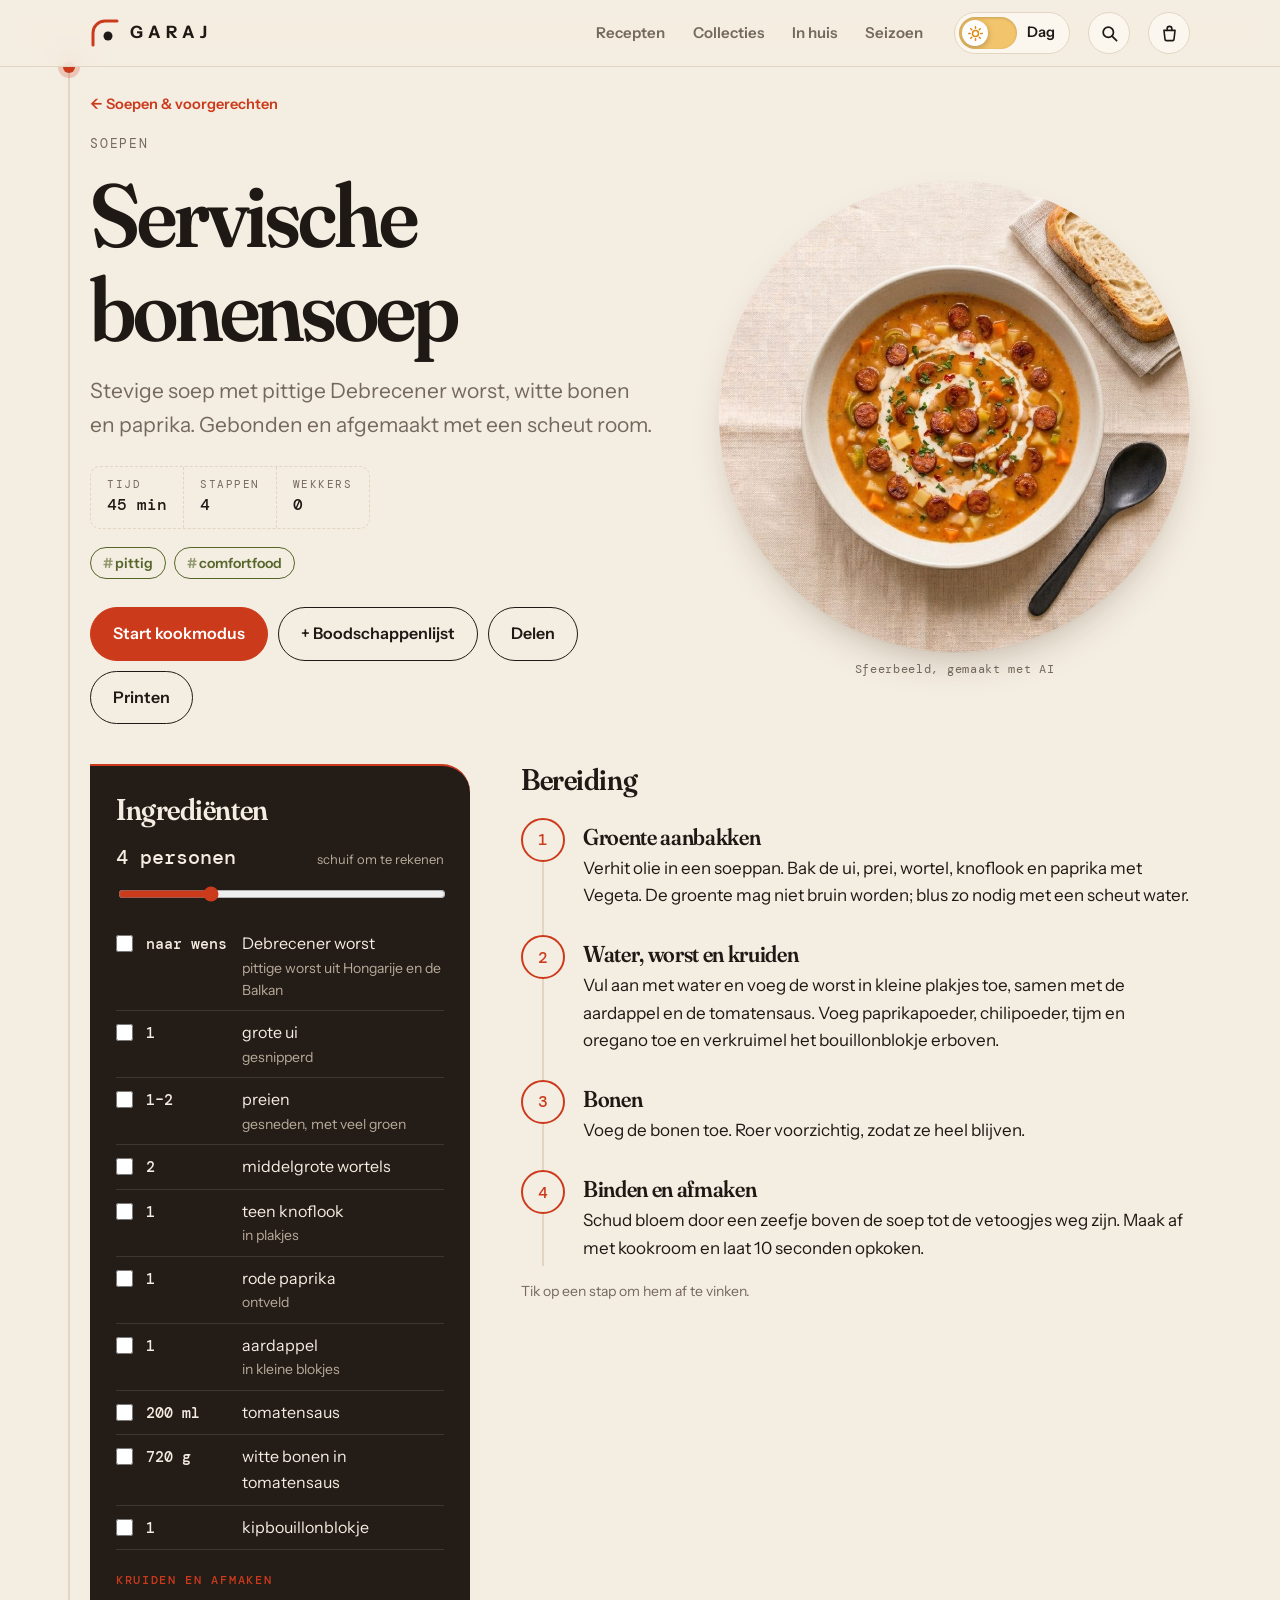
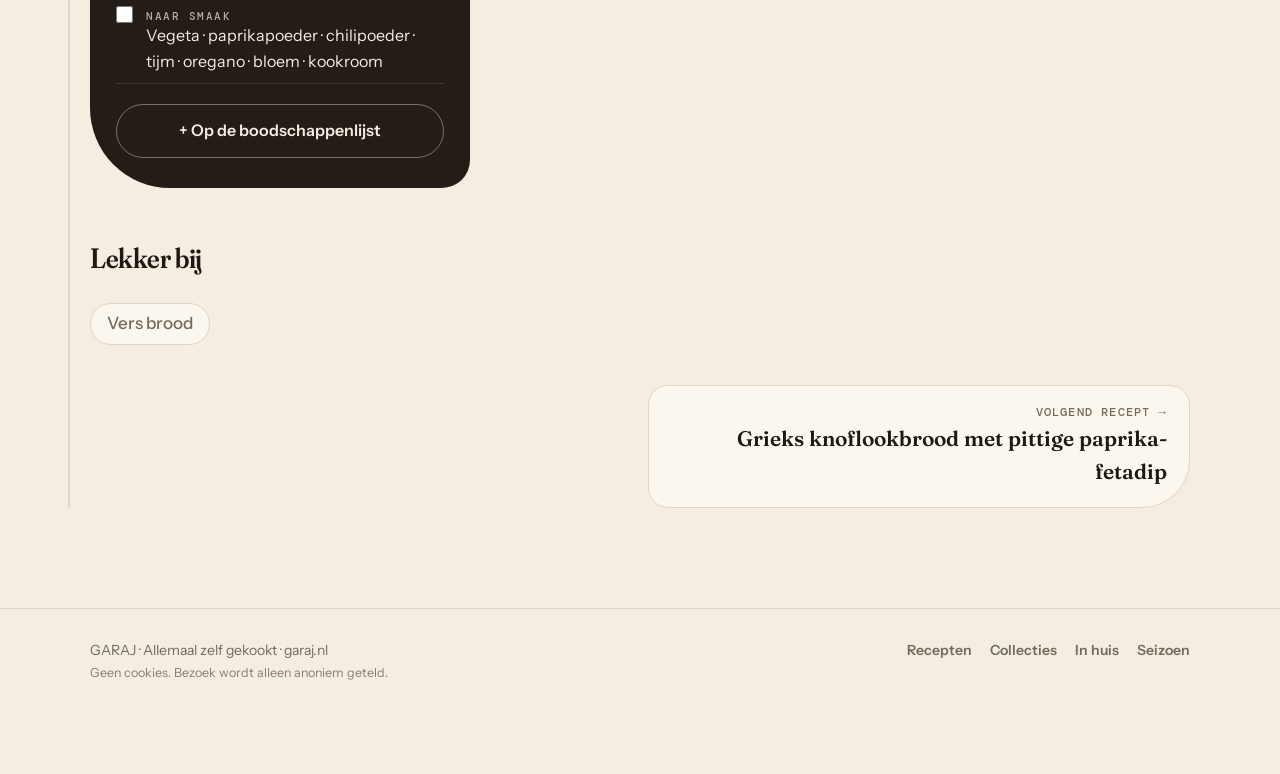
<file: recept/servische-bonensoep/index.html>
<!doctype html>
<html lang="nl">
<head>
<meta charset="utf-8">
<meta name="viewport" content="width=device-width,initial-scale=1,viewport-fit=cover">
<title>Servische bonensoep · GARAJ Recepten</title>
<meta name="description" content="Stevige soep met pittige Debrecener worst, witte bonen en paprika. Gebonden en afgemaakt met een scheut room.">
<link rel="canonical" href="https://garaj.nl/recept/servische-bonensoep/">
<meta property="og:site_name" content="GARAJ Recepten">
<meta property="og:locale" content="nl_NL">
<meta property="og:type" content="article">
<meta property="og:title" content="Servische bonensoep · GARAJ Recepten">
<meta property="og:description" content="Stevige soep met pittige Debrecener worst, witte bonen en paprika. Gebonden en afgemaakt met een scheut room.">
<meta property="og:url" content="https://garaj.nl/recept/servische-bonensoep/">
<meta property="og:image" content="https://garaj.nl/servische-bonensoep.jpg">
<meta name="twitter:card" content="summary_large_image">
<link rel="icon" href="/favicon.ico" sizes="any">
<link rel="icon" type="image/png" sizes="48x48" href="/favicon-48.png">
<link rel="apple-touch-icon" href="/apple-touch-icon.png">
<link rel="manifest" href="/manifest.webmanifest">
<meta name="theme-color" content="#F4EDE1" media="(prefers-color-scheme: light)">
<meta name="theme-color" content="#15110E" media="(prefers-color-scheme: dark)">
<meta name="apple-mobile-web-app-capable" content="yes">
<meta name="mobile-web-app-capable" content="yes">
<meta name="apple-mobile-web-app-title" content="GARAJ">
<link rel="preconnect" href="https://fonts.googleapis.com">
<link rel="preconnect" href="https://fonts.gstatic.com" crossorigin>
<link rel="stylesheet" href="https://fonts.googleapis.com/css2?family=Fraunces:ital,opsz,wght,SOFT@0,9..144,300..900,0..100;1,9..144,300..900,0..100&family=Instrument+Sans:wght@400;500;600;700&family=DM+Mono:wght@400;500&display=swap">
<link rel="stylesheet" href="/style.css?v=2026-10-13.2">
<script>try{var t=localStorage.getItem("garaj-thema");if(t)document.documentElement.dataset.theme=t}catch(e){}</script>
<script type="application/ld+json">{"@context":"https://schema.org","@type":"Recipe","name":"Servische bonensoep","description":"Stevige soep met pittige Debrecener worst, witte bonen en paprika. Gebonden en afgemaakt met een scheut room.","image":["https://garaj.nl/servische-bonensoep.jpg"],"url":"https://garaj.nl/recept/servische-bonensoep/","author":{"@type":"Organization","name":"GARAJ","url":"https://garaj.nl/"},"recipeCategory":"Soepen","keywords":"pittig, comfortfood","recipeYield":"4 personen","totalTime":"PT45M","recipeIngredient":["Debrecener worst (naar wens)","1 grote ui","1–2 preien","2 middelgrote wortels","1 teen knoflook","1 rode paprika","1 aardappel","200 ml tomatensaus","720 g witte bonen in tomatensaus","1 kipbouillonblokje","Vegeta (naar smaak)","paprikapoeder (naar smaak)","chilipoeder (naar smaak)","tijm (naar smaak)","oregano (naar smaak)","bloem (naar smaak)","kookroom (naar smaak)"],"recipeInstructions":[{"@type":"HowToStep","position":1,"name":"Groente aanbakken","text":"Verhit olie in een soeppan. Bak de ui, prei, wortel, knoflook en paprika met Vegeta. De groente mag niet bruin worden; blus zo nodig met een scheut water.","url":"https://garaj.nl/recept/servische-bonensoep/#stap-1"},{"@type":"HowToStep","position":2,"name":"Water, worst en kruiden","text":"Vul aan met water en voeg de worst in kleine plakjes toe, samen met de aardappel en de tomatensaus. Voeg paprikapoeder, chilipoeder, tijm en oregano toe en verkruimel het bouillonblokje erboven.","url":"https://garaj.nl/recept/servische-bonensoep/#stap-2"},{"@type":"HowToStep","position":3,"name":"Bonen","text":"Voeg de bonen toe. Roer voorzichtig, zodat ze heel blijven.","url":"https://garaj.nl/recept/servische-bonensoep/#stap-3"},{"@type":"HowToStep","position":4,"name":"Binden en afmaken","text":"Schud bloem door een zeefje boven de soep tot de vetoogjes weg zijn. Maak af met kookroom en laat 10 seconden opkoken.","url":"https://garaj.nl/recept/servische-bonensoep/#stap-4"}]}</script>
</head>
<body>
<a class="naar-inhoud" href="#view">Naar de inhoud</a>
<header class="kop">
  <div class="wrap">
    <a class="merk" href="/" aria-label="GARAJ, naar de startpagina"><svg viewBox="0 0 40 40" aria-hidden="true"><path d="M4 36 V20 A16 16 0 0 1 20 4 H36" fill="none" stroke="var(--tomaat)" stroke-width="4" stroke-linecap="round"/><circle cx="24" cy="24" r="6" fill="var(--inkt)"/></svg>GARAJ</a>
    <nav class="nav" aria-label="Hoofdmenu"><a href="/#recepten">Recepten</a><a href="/#collecties">Collecties</a><a href="/#inhuis">In huis</a><a href="/#seizoen">Seizoen</a></nav>
    <button class="thema-knop" type="button" id="themaKnop" aria-label="Wissel tussen dag en nacht">
      <span class="thema-baan" aria-hidden="true"><span class="thema-bol"><svg class="zon" viewBox="0 0 24 24" fill="none" stroke="currentColor" stroke-width="2.2" stroke-linecap="round"><circle cx="12" cy="12" r="4.2"/><path d="M12 2.5v2M12 19.5v2M2.5 12h2M19.5 12h2M5.3 5.3l1.4 1.4M17.3 17.3l1.4 1.4M5.3 18.7l1.4-1.4M17.3 6.7l1.4-1.4"/></svg><svg class="maan" viewBox="0 0 24 24" fill="currentColor"><path d="M20.5 14.6A8.5 8.5 0 0 1 9.4 3.5a8.5 8.5 0 1 0 11.1 11.1z"/></svg></span></span>
      <span class="thema-tekst"><span class="t-dag">Dag</span><span class="t-nacht">Nacht</span></span>
    </button>
    <a class="ikoon-knop" href="/#recepten" id="zoekKnop" aria-label="Zoek een recept"><svg viewBox="0 0 24 24" fill="none" stroke="currentColor" stroke-width="2.2" stroke-linecap="round" aria-hidden="true"><circle cx="10.5" cy="10.5" r="6.5"/><path d="M15.5 15.5 21 21"/></svg></a>
    <button class="ikoon-knop" type="button" id="ladeKnop" aria-label="Boodschappenlijst openen"><svg viewBox="0 0 24 24" fill="none" stroke="currentColor" stroke-width="2" stroke-linecap="round" stroke-linejoin="round" aria-hidden="true"><path d="M5 8h14l-1.3 11.1a2 2 0 0 1-2 1.9H8.3a2 2 0 0 1-2-1.9z"/><path d="M9 8V6a3 3 0 0 1 6 0v2"/></svg><span class="tel" id="tel" data-n="0">0</span></button>
  </div>
</header>
<main id="app"><div class="rug" aria-hidden="true"><i></i><b></b></div><div id="view" tabindex="-1">
  <div class="wrap">
    <p class="kruimel"><a href="/#recepten" data-gangnaar="soep">← Soepen &amp; voorgerechten</a></p>
    <article>
    <section class="r-kop">
      <div class="laad">
        <div class="oog">Soepen</div>
        <h1>Servische bonensoep</h1>
        <p class="intro">Stevige soep met pittige Debrecener worst, witte bonen en paprika. Gebonden en afgemaakt met een scheut room.</p>
        <div class="bon"><div><small>Tijd</small><strong>45 min</strong></div><div><small>Stappen</small><strong>4</strong></div><div><small>Wekkers</small><strong>0</strong></div></div>
        <div class="labels"><a href="/#label-pittig">pittig</a><a href="/#label-comfortfood">comfortfood</a></div>
        <div class="acties">
          <button class="knop vol" type="button" id="kookOpen">Start kookmodus</button>
          <button class="knop" type="button" id="naarLijst">+ Boodschappenlijst</button>
          <button class="knop" type="button" id="deelKnop">Delen</button>
          <button class="knop" type="button" id="printKnop">Printen</button>
        </div>
      </div>
      <figure class="r-beeld"><div class="bord"><img src="/servische-bonensoep.jpg" alt="Servische bonensoep" data-draai="0.05" width="900" height="900"></div><figcaption>Sfeerbeeld, gemaakt met AI</figcaption></figure>
    </section>
    <section class="r-lijf">
      <aside class="ingr-paneel" aria-labelledby="ingr-kop">
        <h2 id="ingr-kop">Ingrediënten</h2>
        <div class="porties">
          <div class="porties-rij"><output id="portie">4 personen</output><small>schuif om te rekenen</small></div>
          <input type="range" id="portieSchuif" min="1" max="12" step="1" value="4" aria-label="Aantal porties">
        </div>
        <div class="ingr" id="ingr"><ul><li><label for="i-0-0"><input type="checkbox" id="i-0-0" ><span class="q">naar wens</span><span>Debrecener worst<span class="x">pittige worst uit Hongarije en de Balkan</span></span></label></li><li><label for="i-0-1"><input type="checkbox" id="i-0-1" ><span class="q">1</span><span>grote ui<span class="x">gesnipperd</span></span></label></li><li><label for="i-0-2"><input type="checkbox" id="i-0-2" ><span class="q">1–2</span><span>preien<span class="x">gesneden, met veel groen</span></span></label></li><li><label for="i-0-3"><input type="checkbox" id="i-0-3" ><span class="q">2</span><span>middelgrote wortels</span></label></li><li><label for="i-0-4"><input type="checkbox" id="i-0-4" ><span class="q">1</span><span>teen knoflook<span class="x">in plakjes</span></span></label></li><li><label for="i-0-5"><input type="checkbox" id="i-0-5" ><span class="q">1</span><span>rode paprika<span class="x">ontveld</span></span></label></li><li><label for="i-0-6"><input type="checkbox" id="i-0-6" ><span class="q">1</span><span>aardappel<span class="x">in kleine blokjes</span></span></label></li><li><label for="i-0-7"><input type="checkbox" id="i-0-7" ><span class="q">200 ml</span><span>tomatensaus</span></label></li><li><label for="i-0-8"><input type="checkbox" id="i-0-8" ><span class="q">720 g</span><span>witte bonen in tomatensaus</span></label></li><li><label for="i-0-9"><input type="checkbox" id="i-0-9" ><span class="q">1</span><span>kipbouillonblokje</span></label></li></ul><h3>Kruiden en afmaken</h3><ul><li class="smaak"><label for="s-1"><input type="checkbox" id="s-1" ><span><span class="k">Naar smaak</span>Vegeta · paprikapoeder · chilipoeder · tijm · oregano · bloem · kookroom</span></label></li></ul></div>
        
        <button class="knop paneel-knop" type="button" id="naarLijst2">+ Op de boodschappenlijst</button>
      </aside>
      <div>
        <div class="stappen-kop"><h2>Bereiding</h2></div>
        <ol class="stappen">
          <li class="stap" data-i="0" tabindex="0"><span class="nr">1</span>
            <div class="tekst"><h3>Groente aanbakken</h3><p>Verhit olie in een soeppan. Bak de ui, prei, wortel, knoflook en paprika met Vegeta. De groente mag niet bruin worden; blus zo nodig met een scheut water.</p>
            </div></li>
          <li class="stap" data-i="1" tabindex="0"><span class="nr">2</span>
            <div class="tekst"><h3>Water, worst en kruiden</h3><p>Vul aan met water en voeg de worst in kleine plakjes toe, samen met de aardappel en de tomatensaus. Voeg paprikapoeder, chilipoeder, tijm en oregano toe en verkruimel het bouillonblokje erboven.</p>
            </div></li>
          <li class="stap" data-i="2" tabindex="0"><span class="nr">3</span>
            <div class="tekst"><h3>Bonen</h3><p>Voeg de bonen toe. Roer voorzichtig, zodat ze heel blijven.</p>
            </div></li>
          <li class="stap" data-i="3" tabindex="0"><span class="nr">4</span>
            <div class="tekst"><h3>Binden en afmaken</h3><p>Schud bloem door een zeefje boven de soep tot de vetoogjes weg zijn. Maak af met kookroom en laat 10 seconden opkoken.</p>
            </div></li>
        </ol>
        <p class="hint">Tik op een stap om hem af te vinken.</p>
        
      </div>
    </section>
    </article>
    <section class="daarna">
      <h2>Lekker bij</h2><div class="bij"><span>Vers brood</span></div>
      <span></span>
      <a class="blad volgend" href="/recept/grieks-knoflookbrood-fetadip/"><small>Volgend recept →</small><strong>Grieks knoflookbrood met pittige paprika-fetadip</strong></a>
    </section>
  </div></div></main>
<footer>
  <div class="wrap">
    <span>GARAJ · Allemaal zelf gekookt · garaj.nl<br><small class="privacy">Geen cookies. Bezoek wordt alleen anoniem geteld.</small></span>
    <nav aria-label="Voettekst"><a href="/#recepten">Recepten</a><a href="/#collecties">Collecties</a><a href="/#inhuis">In huis</a><a href="/#seizoen">Seizoen</a></nav>
  </div>
</footer>
<div class="kook" id="kook" hidden role="dialog" aria-modal="true" aria-label="Kookmodus">
  <div>
    <div class="kook-top"><span class="oog" id="kookTitel"></span><button type="button" id="kookSluit">Sluiten</button></div>
    <div class="voortgang"><i id="kookBalk"></i></div>
  </div>
  <div class="kook-midden" id="kookMidden"></div>
  <div><p class="veeg">Veeg of gebruik ← → · je scherm blijft aan</p>
    <div class="kook-onder"><button type="button" id="kookVorig">Vorige</button><button type="button" id="kookVolgend" class="vol">Volgende</button></div>
  </div>
</div>
<div id="laag"></div>
<div class="dok" id="dok" aria-live="polite"></div>
<div class="toast" id="toast" hidden role="status"></div>
<aside class="installbalk" id="installbalk" hidden aria-label="GARAJ als app installeren">
  <img src="/icon-192.png" alt="" width="48" height="48">
  <div class="ib-tekst"><strong>GARAJ op je beginscherm</strong><span id="ibUitleg">Open de recepten met één tik en kook ook zonder internet.</span></div>
  <button class="ib-ja" id="ibJa" type="button">Installeren</button>
  <button class="ib-nee" id="ibNee" type="button" aria-label="Niet nu">✕</button>
</aside>
<script src="/recepten.js?v=2026-10-13.2"></script>
<script src="/bouw.js?v=2026-10-13.2"></script>
<script src="/app.js?v=2026-10-13.2"></script>
</body>
</html>
</file>
<file: style.css>
/* GARAJ Recepten · huisstijl en opmaak */

/* Layout: de tomatenrode lijn uit het logo loopt links langs de pagina en tekent zich mee terwijl je scrolt;
   gerechten liggen als ronde borden op linnen en draaien mee, als op een draaiplateau. */
:root {
  --creme: #F4EDE1; --linnen: #FBF7EF; --inkt: #1E1915; --rook: #75695C; --lijn: #E2D5C2;
  --tomaat: #CC3A1C; --tomaat-zacht: #F5D6C8; --olijf: #56662A; --olijf-zacht: #DFE3C8;
  --vlak: #241C17; --vlak-inkt: #F4EDE1; --vlak-rook: #B9AB9A;
  --display: "Fraunces", "Iowan Old Style", Georgia, serif;
  --tekst: "Instrument Sans", "Segoe UI", system-ui, sans-serif;
  --mono: "DM Mono", ui-monospace, "SF Mono", Consolas, monospace;
  --boog: 120px; --gut: clamp(16px, 4vw, 40px); --max: 1180px;
  --schaduw: 0 1px 0 rgb(60 40 20 / .05), 0 18px 40px -18px rgb(60 40 20 / .35);
}
@media (prefers-color-scheme: dark) {
  :root:not([data-theme="light"]) {
    --creme: #15110E; --linnen: #1E1915; --inkt: #F3EADD; --rook: #A99B8B; --lijn: #352C25;
    --tomaat: #EE6545; --tomaat-zacht: #4A2116; --olijf: #A6B86C; --olijf-zacht: #2B3018;
    --vlak: #0D0A08; --vlak-inkt: #F3EADD; --vlak-rook: #A99B8B;
    --schaduw: 0 18px 40px -18px rgb(0 0 0 / .7);
    color-scheme: dark;
  }
}
:root[data-theme="dark"] {
  --creme: #15110E; --linnen: #1E1915; --inkt: #F3EADD; --rook: #A99B8B; --lijn: #352C25;
  --tomaat: #EE6545; --tomaat-zacht: #4A2116; --olijf: #A6B86C; --olijf-zacht: #2B3018;
  --vlak: #0D0A08; --vlak-inkt: #F3EADD; --vlak-rook: #A99B8B;
  --schaduw: 0 18px 40px -18px rgb(0 0 0 / .7);
  color-scheme: dark;
}

* { box-sizing: border-box; }
[hidden] { display: none !important; }
:root { padding-top: env(safe-area-inset-top, 0px); padding-bottom: env(safe-area-inset-bottom, 0px); }
[hidden] { display: none !important; }
html { scroll-behavior: smooth; scroll-padding-top: 90px; }
body { margin: 0; background: var(--creme); color: var(--inkt); font-family: var(--tekst); font-size: 17px; line-height: 1.6; -webkit-font-smoothing: antialiased; overflow-x: hidden; }
h1, h2, h3 { font-family: var(--display); font-weight: 600; line-height: 1.05; margin: 0; text-wrap: balance; font-variation-settings: "SOFT" 50, "opsz" 96; letter-spacing: -.015em; }
p { margin: 0; }
a { color: inherit; }
img { max-width: 100%; display: block; }
button { font: inherit; color: inherit; cursor: pointer; }
:focus-visible { outline: 2px solid var(--tomaat); outline-offset: 3px; border-radius: 6px; }
em.t { font-style: italic; color: var(--tomaat); font-variation-settings: "SOFT" 100, "opsz" 144; }
.oog { font-family: var(--mono); font-size: 12.5px; letter-spacing: .14em; text-transform: uppercase; color: var(--rook); }
.oog b { color: var(--tomaat); font-weight: 500; }
.wrap { max-width: var(--max); margin: 0 auto; padding-inline: var(--gut); }

/* ---------- Kop ---------- */
.kop { position: sticky; top: env(safe-area-inset-top, 0px); z-index: 30; background: color-mix(in srgb, var(--creme) 86%, transparent); backdrop-filter: blur(14px) saturate(1.3); -webkit-backdrop-filter: blur(14px) saturate(1.3); border-bottom: 1px solid var(--lijn); }
.kop .wrap { display: flex; align-items: center; gap: 18px; height: 66px; }
.merk { display: flex; align-items: center; gap: 10px; text-decoration: none; font-weight: 700; letter-spacing: .3em; font-size: 17px; margin-right: auto; }
.merk svg { width: 30px; height: 30px; }
.nav { display: flex; gap: 2px; }
.nav a { text-decoration: none; font-weight: 600; font-size: 15px; padding: 8px 13px; border-radius: 999px; color: var(--rook); }
.nav a:hover { color: var(--inkt); background: var(--linnen); }
.ikoon-knop { position: relative; width: 42px; height: 42px; border-radius: 50%; border: 1px solid var(--lijn); background: var(--linnen); display: grid; place-items: center; flex: none; }
.ikoon-knop svg { width: 19px; height: 19px; }
.ikoon-knop .tel { position: absolute; top: -4px; right: -4px; min-width: 20px; height: 20px; border-radius: 10px; background: var(--tomaat); color: #fff; font: 600 11px/20px var(--mono); text-align: center; padding: 0 5px; }
.ikoon-knop .tel[data-n="0"] { display: none; }
.pop { animation: pop .45s cubic-bezier(.3,1.6,.5,1); }
@keyframes pop { 40% { transform: scale(1.35); } }
@media (max-width: 820px) { .nav { display: none; } }

/* ---------- Ruggengraat ---------- */
.rug { position: absolute; left: max(calc((100vw - var(--max)) / 2 + var(--gut) - 22px), 6px); top: 0; bottom: 0; width: 2px; background: var(--lijn); pointer-events: none; z-index: 1; }
.rug i { position: absolute; inset: 0; background: var(--tomaat); transform-origin: top; transform: scaleY(var(--p, 0)); }
.rug b { position: absolute; left: 50%; width: 12px; height: 12px; margin-left: -6px; border-radius: 50%; background: var(--tomaat); top: calc(var(--p, 0) * 100% - 6px); box-shadow: 0 0 0 5px color-mix(in srgb, var(--tomaat) 22%, transparent); }
main { position: relative; }
@media (max-width: 600px) { .rug { display: none; } }

/* ---------- Hero ---------- */
.hero { display: grid; grid-template-columns: minmax(0, 1.15fr) minmax(0, 1fr); gap: clamp(24px, 5vw, 64px); align-items: center; padding-block: clamp(36px, 7vw, 90px) clamp(32px, 5vw, 60px); }
.hero h1 { font-size: clamp(48px, 8.4vw, 112px); font-weight: 650; margin-top: 18px; letter-spacing: -.035em; line-height: .95; }
.hero h1 .r { display: block; overflow: hidden; padding-bottom: .06em; }
.hero h1 .r > span { display: inline-block; }
.hero .lead { margin-top: 24px; font-size: clamp(18px, 2vw, 21px); color: var(--rook); max-width: 36ch; }
.knoppen { display: flex; flex-wrap: wrap; gap: 10px; margin-top: 30px; }
.knop { display: inline-flex; align-items: center; gap: 9px; text-decoration: none; border-radius: 999px; padding: 13px 22px; font-weight: 600; border: 1.5px solid var(--inkt); background: none; font-size: 16px; transition: transform .2s, background .2s, color .2s; }
.knop:hover { transform: translateY(-2px); }
.knop.vol { background: var(--tomaat); border-color: var(--tomaat); color: #fff; }
.knop.vol:hover { background: color-mix(in srgb, var(--tomaat) 85%, #000); }
.knop svg { width: 18px; height: 18px; }
.dobbel svg { transition: transform .6s cubic-bezier(.3,1.4,.5,1); }
.dobbel:hover svg { transform: rotate(200deg); }

.plateau { contain: paint; position: relative; aspect-ratio: 1; width: 100%; max-width: 520px; justify-self: end; }
.plateau .bord { position: absolute; inset: 9%; border-radius: 50%; overflow: hidden; box-shadow: var(--schaduw); }
.plateau .bord img { width: 100%; height: 100%; object-fit: cover; transform: rotate(var(--draai, 0deg)) scale(1.02); }
.ring { position: absolute; inset: 0; animation: ring 38s linear infinite; }
.ring text { font: 500 13.5px var(--mono); letter-spacing: .32em; fill: var(--inkt); text-transform: uppercase; }
@keyframes ring { to { transform: rotate(360deg); } }
.sticker { position: absolute; right: 2%; bottom: 8%; width: 108px; height: 108px; border-radius: 50%; background: var(--olijf); color: #fff; display: grid; place-items: center; text-align: center; font: 600 15px/1.1 var(--display); transform: rotate(-12deg); box-shadow: var(--schaduw); padding: 10px; }
.sticker b { display: block; font-size: 34px; font-weight: 700; }
@media (max-width: 760px) {
  .hero { grid-template-columns: minmax(0, 1fr); }
  .plateau { max-width: 360px; justify-self: center; grid-row: 1; margin-top: -10px; }
  .sticker { width: 86px; height: 86px; font-size: 12px; } .sticker b { font-size: 26px; }
}

/* ---------- Ingrediëntenband ---------- */
.band { border-block: 1px solid var(--lijn); overflow: hidden; background: var(--linnen); padding-block: 18px; }
.band-in { display: flex; gap: 0; width: max-content; animation: band 60s linear infinite; }
.band span { font-family: var(--display); font-style: italic; font-size: clamp(26px, 3.6vw, 44px); font-weight: 400; white-space: nowrap; padding-inline: 22px; font-variation-settings: "SOFT" 100, "opsz" 144; }
.band span:nth-child(3n+2) { color: var(--tomaat); }
.band span:nth-child(3n) { color: transparent; -webkit-text-stroke: 1px var(--inkt); }
.band i { align-self: center; width: 9px; height: 9px; border-radius: 50%; background: var(--olijf); flex: none; }
.band:hover .band-in { animation-play-state: paused; }
@keyframes band { to { transform: translateX(-50%); } }

/* ---------- Secties ---------- */
.sectie { padding-block: clamp(56px, 8vw, 104px) 0; }
.sectie-kop { display: flex; justify-content: space-between; align-items: end; gap: 20px; flex-wrap: wrap; margin-bottom: 30px; }
.sectie-kop h2 { font-size: clamp(36px, 5.2vw, 64px); margin-top: 10px; }
.sectie-kop p { color: var(--rook); max-width: 42ch; }

/* ---------- Uitgelicht (donker vlak met boog) ---------- */
.uitgelicht { background: var(--vlak); color: var(--vlak-inkt); border-top-left-radius: var(--boog); border-top: 2px solid var(--tomaat); border-left: 2px solid var(--tomaat); display: grid; grid-template-columns: minmax(0, 1fr) minmax(0, 1fr); gap: clamp(24px, 5vw, 64px); align-items: center; padding: clamp(32px, 6vw, 72px); position: relative; overflow: hidden; }
.uitgelicht .oog { color: var(--vlak-rook); }
.uitgelicht h2 { font-size: clamp(40px, 6vw, 78px); margin-block: 14px 18px; }
.uitgelicht .noot { font-family: var(--display); font-style: italic; font-size: clamp(19px, 2.2vw, 24px); line-height: 1.4; color: color-mix(in srgb, var(--vlak-inkt) 88%, transparent); max-width: 38ch; font-variation-settings: "SOFT" 100; }
.uitgelicht .noot::before { content: "“"; color: var(--tomaat); font-size: 1.6em; line-height: 0; vertical-align: -.35em; margin-right: 2px; }
.bon { display: flex; flex-wrap: wrap; gap: 0; margin-top: 26px; border: 1px dashed color-mix(in srgb, var(--vlak-inkt) 30%, transparent); border-radius: 10px; width: fit-content; max-width: 100%; }
.bon div { padding: 10px 16px; border-left: 1px dashed color-mix(in srgb, var(--vlak-inkt) 30%, transparent); }
.bon div:first-child { border-left: 0; }
.bon small { display: block; font: 400 11px var(--mono); letter-spacing: .14em; text-transform: uppercase; color: var(--vlak-rook); }
.bon strong { font: 500 16px var(--mono); }
.uitgelicht .knop { border-color: var(--vlak-inkt); margin-top: 28px; }
.uitgelicht .bord-groot { aspect-ratio: 1; border-radius: 50%; overflow: hidden; box-shadow: 0 30px 80px -20px #000; }
.uitgelicht .bord-groot img { width: 100%; height: 100%; object-fit: cover; transform: rotate(var(--draai, 0deg)) scale(1.03); }
@media (max-width: 760px) { .uitgelicht { grid-template-columns: minmax(0, 1fr); border-top-left-radius: 64px; } .uitgelicht .bord-groot { max-width: 300px; justify-self: center; grid-row: 1; } }

/* ---------- Collecties ---------- */
.rail { display: grid; grid-auto-flow: column; grid-auto-columns: minmax(260px, 1fr); gap: 16px; overflow-x: auto; scroll-snap-type: x mandatory; padding-bottom: 14px; scrollbar-width: thin; }
.collectie { scroll-snap-align: start; text-decoration: none; background: var(--linnen); border: 1px solid var(--lijn); border-radius: 22px 22px 22px 70px; padding: 22px 22px 26px; display: grid; gap: 16px; transition: transform .3s, border-color .3s; }
.collectie:hover { transform: translateY(-4px); border-color: var(--tomaat); }
.stapel { display: flex; height: 92px; padding-left: 8px; }
.stapel img { width: 92px; height: 92px; border-radius: 50%; object-fit: cover; margin-left: -26px; border: 3px solid var(--linnen); transition: transform .4s cubic-bezier(.3,1.4,.5,1); }
.stapel img:first-child { margin-left: 0; }
.collectie:hover .stapel img:nth-child(1) { transform: translateX(-8px) rotate(-10deg); }
.collectie:hover .stapel img:nth-child(3) { transform: translateX(10px) rotate(12deg); }
.collectie h3 { font-size: 28px; }
.collectie p { color: var(--rook); font-size: 15px; }
.collectie .tal { font: 500 13px var(--mono); color: var(--tomaat); }

/* ---------- Receptenraster ---------- */
.filters { display: flex; flex-wrap: wrap; gap: 10px; align-items: center; margin-bottom: 26px; }
.zoek { display: flex; align-items: center; gap: 10px; background: var(--linnen); border: 1px solid var(--lijn); border-radius: 999px; padding: 4px 8px 4px 18px; flex: 1 1 280px; max-width: 420px; }
.zoek:focus-within { border-color: var(--tomaat); }
.zoek svg { width: 18px; height: 18px; color: var(--rook); flex: none; }
.zoek input { flex: 1; min-width: 0; border: 0; background: none; font: inherit; color: var(--inkt); padding: 10px 0; outline: none; }
.chip { border: 1px solid var(--lijn); background: var(--linnen); border-radius: 999px; padding: 8px 15px; font-size: 14.5px; font-weight: 600; color: var(--rook); transition: all .2s; }
.chip:hover { color: var(--inkt); border-color: var(--inkt); }
.chip[aria-pressed="true"] { background: var(--inkt); border-color: var(--inkt); color: var(--creme); }
.raster { display: grid; grid-template-columns: repeat(auto-fill, minmax(min(100%, 300px), 1fr)); gap: clamp(18px, 2.4vw, 30px); }
.kaart { text-decoration: none; display: grid; gap: 14px; align-content: start; }
.kaart .doek { position: relative; aspect-ratio: 1; background: var(--linnen); border: 1px solid var(--lijn); border-radius: 26px; display: grid; place-items: center; overflow: hidden; }
.kaart .doek::before { content: ""; position: absolute; inset: 0; background: repeating-linear-gradient(0deg, transparent 0 7px, color-mix(in srgb, var(--lijn) 40%, transparent) 7px 8px), repeating-linear-gradient(90deg, transparent 0 7px, color-mix(in srgb, var(--lijn) 30%, transparent) 7px 8px); opacity: .6; }
.kaart .doek img { position: relative; width: 82%; aspect-ratio: 1; border-radius: 50%; object-fit: cover; box-shadow: var(--schaduw); transition: transform .7s cubic-bezier(.2,.9,.3,1); }
.kaart:hover .doek img { transform: rotate(24deg) scale(1.05); }
.kaart .nieuw { position: absolute; top: 14px; left: 14px; background: var(--tomaat); color: #fff; font: 500 11px var(--mono); letter-spacing: .14em; text-transform: uppercase; padding: 5px 10px; border-radius: 999px; }
.kaart .tijd { position: absolute; right: 14px; bottom: 14px; background: var(--creme); border: 1px solid var(--lijn); font: 500 12.5px var(--mono); padding: 5px 10px; border-radius: 999px; display: flex; gap: 6px; align-items: center; }
.kaart .tijd svg { width: 13px; height: 13px; }
.kaart h3 { font-size: 26px; transition: color .2s; }
.kaart:hover h3 { color: var(--tomaat); }
.kaart p { color: var(--rook); font-size: 15px; display: -webkit-box; -webkit-line-clamp: 2; -webkit-box-orient: vertical; overflow: hidden; }
.leeg { color: var(--rook); padding: 30px 0; }

/* ---------- In huis ---------- */
.inhuis { display: grid; grid-template-columns: minmax(0, 1fr) minmax(0, 1.1fr); gap: clamp(24px, 4vw, 56px); background: var(--olijf-zacht); border-radius: 40px 40px 40px 120px; padding: clamp(26px, 5vw, 56px); }
.inhuis h2 { font-size: clamp(34px, 4.6vw, 56px); margin-block: 10px 14px; }
.inhuis > div > p { color: var(--rook); }
.voorraad { display: flex; flex-wrap: wrap; gap: 8px; margin-top: 22px; }
.voorraad .chip { background: var(--creme); }
.voorraad .chip[aria-pressed="true"] { background: var(--olijf); border-color: var(--olijf); color: #fff; }
.matches { display: grid; gap: 10px; align-content: start; }
.match { display: grid; grid-template-columns: 64px minmax(0, 1fr) auto; gap: 14px; align-items: center; text-decoration: none; background: var(--creme); border-radius: 16px 16px 16px 40px; padding: 10px 16px 10px 10px; transition: transform .3s; }
.match:hover { transform: translateX(6px); }
.match img { width: 64px; height: 64px; border-radius: 50%; object-fit: cover; }
.match strong { font-family: var(--display); font-size: 19px; font-weight: 600; display: block; line-height: 1.2; }
.match small { color: var(--rook); font-size: 13.5px; }
.meter { height: 6px; border-radius: 3px; background: var(--lijn); margin-top: 6px; overflow: hidden; }
.meter i { display: block; height: 100%; background: var(--olijf); border-radius: 3px; width: var(--w); transition: width .6s cubic-bezier(.2,.9,.3,1); }
.match .pct { font: 500 15px var(--mono); color: var(--olijf); }
@media (max-width: 760px) { .inhuis { grid-template-columns: minmax(0, 1fr); border-radius: 30px 30px 30px 64px; } }

/* ---------- Seizoen ---------- */
.maanden { display: grid; grid-template-columns: repeat(12, minmax(0, 1fr)); gap: 6px; margin-bottom: 26px; }
.maand { border: 1px solid var(--lijn); background: var(--linnen); border-radius: 12px; padding: 10px 0; font: 500 13px var(--mono); text-transform: uppercase; letter-spacing: .06em; color: var(--rook); text-align: center; }
.maand[aria-pressed="true"] { background: var(--tomaat); border-color: var(--tomaat); color: #fff; }
.maand .nu { display: block; width: 5px; height: 5px; border-radius: 50%; background: currentColor; margin: 4px auto 0; }
@media (max-width: 640px) { .maanden { grid-template-columns: repeat(6, minmax(0, 1fr)); } }
.seizoen-in { display: grid; grid-template-columns: minmax(0, 1fr) minmax(0, 1.4fr); gap: 32px; align-items: start; }
.groenten { display: flex; flex-wrap: wrap; gap: 8px 10px; }
.groenten span { font-family: var(--display); font-size: 22px; font-style: italic; font-variation-settings: "SOFT" 100; }
.groenten span::after { content: " ·"; color: var(--tomaat); font-style: normal; }
.groenten span:last-child::after { content: ""; }
.seizoen-recepten { display: grid; grid-template-columns: repeat(auto-fill, minmax(min(100%, 200px), 1fr)); gap: 12px; }
.seizoen-recepten .match { grid-template-columns: 52px minmax(0, 1fr); background: var(--linnen); border: 1px solid var(--lijn); }
.seizoen-recepten .match img { width: 52px; height: 52px; }
@media (max-width: 760px) { .seizoen-in { grid-template-columns: minmax(0, 1fr); } }

/* ---------- Tafel ---------- */
.tafel { margin-top: clamp(56px, 8vw, 104px); position: relative; height: clamp(320px, 52vw, 560px); overflow: hidden; border-radius: 0 0 0 var(--boog); }
.tafel img { position: absolute; inset: -12% 0; width: 100%; height: 124%; object-fit: cover; transform: translateY(var(--par, 0px)); }
.tafel::after { content: ""; position: absolute; inset: 0; background: linear-gradient(180deg, transparent 40%, rgb(20 14 10 / .75)); }
.tafel p { position: absolute; left: clamp(20px, 5vw, 56px); bottom: clamp(20px, 5vw, 48px); z-index: 1; color: #F4EDE1; font: 600 clamp(34px, 6vw, 80px)/1 var(--display); letter-spacing: -.03em; max-width: 14ch; }
.tafel p em { color: #FF8A68; font-style: italic; }

/* ---------- Recept ---------- */
.kruimel { padding-top: 26px; font-size: 14.5px; }
.kruimel a { text-decoration: none; font-weight: 600; color: var(--tomaat); }
.r-kop { display: grid; grid-template-columns: minmax(0, 1.2fr) minmax(0, 1fr); gap: clamp(24px, 5vw, 64px); align-items: center; padding-block: 18px 40px; }
.r-kop h1 { font-size: clamp(42px, 7vw, 92px); letter-spacing: -.035em; margin-block: 14px 18px; }
.r-kop .intro { font-size: clamp(18px, 2vw, 21px); color: var(--rook); max-width: 52ch; }
.r-kop .bon { border-color: var(--lijn); margin-top: 24px; }
.r-kop .bon div { border-color: var(--lijn); }
.r-kop .bon small { color: var(--rook); }
.labels { display: flex; flex-wrap: wrap; gap: 8px; margin-top: 18px; }
.labels a { text-decoration: none; font-size: 14px; color: var(--olijf); border: 1px solid currentColor; border-radius: 999px; padding: 4px 12px; font-weight: 600; }
.labels a::before { content: "#"; opacity: .6; margin-right: 2px; }
.r-beeld { position: relative; }
.r-beeld .bord { aspect-ratio: 1; border-radius: 50%; overflow: hidden; box-shadow: var(--schaduw); view-transition-name: bord; }
.r-beeld .bord img { width: 100%; height: 100%; object-fit: cover; transform: rotate(var(--draai, 0deg)) scale(1.02); }
.r-beeld figcaption { font: 400 11.5px var(--mono); color: var(--rook); text-align: center; margin-top: 10px; letter-spacing: .06em; }
.acties { display: flex; flex-wrap: wrap; gap: 10px; margin-top: 28px; }
@media (max-width: 760px) { .r-kop { grid-template-columns: minmax(0, 1fr); } .r-beeld { max-width: 320px; justify-self: center; grid-row: 1; } }

.r-lijf { display: grid; grid-template-columns: minmax(0, 380px) minmax(0, 1fr); gap: clamp(24px, 4vw, 56px); align-items: start; }
.ingr-paneel { position: sticky; top: 86px; background: var(--vlak); color: var(--vlak-inkt); border-radius: 0 28px 28px 80px; border-top: 2px solid var(--tomaat); padding: 28px 26px 30px; }
.ingr-paneel h2, .stappen-kop h2 { font-size: 30px; }
.porties { margin-block: 18px 6px; }
.porties-rij { display: flex; align-items: baseline; justify-content: space-between; gap: 10px; }
.porties output { font: 500 20px var(--mono); }
.porties small { color: var(--vlak-rook); font-size: 13px; }
input[type=range] { width: 100%; accent-color: var(--tomaat); margin-top: 10px; height: 28px; }
.ingr h3 { font: 500 12px var(--mono); letter-spacing: .14em; text-transform: uppercase; color: var(--tomaat); margin: 22px 0 6px; }
.ingr ul { list-style: none; margin: 0; padding: 0; }
.ingr label { display: grid; grid-template-columns: 20px 5.4em minmax(0, 1fr); gap: 10px; padding: 9px 0; border-bottom: 1px solid color-mix(in srgb, var(--vlak-inkt) 12%, transparent); cursor: pointer; align-items: baseline; font-size: 16px; }
.ingr li.smaak label { grid-template-columns: 20px minmax(0, 1fr); }
.ingr input { accent-color: var(--tomaat); width: 17px; height: 17px; margin: 0; transform: translateY(3px); }
.ingr .q { font: 500 15px var(--mono); color: var(--vlak-inkt); }
.ingr .q.flits { animation: flits .5s; }
@keyframes flits { 0% { color: var(--tomaat); transform: translateY(-3px); } }
.ingr .x { display: block; color: var(--vlak-rook); font-size: 14px; }
.ingr .k { display: block; font: 500 11px var(--mono); letter-spacing: .14em; text-transform: uppercase; color: var(--vlak-rook); }
.ingr li:has(input:checked) label > span { opacity: .4; text-decoration: line-through; }
.gerei { margin-top: 16px; font-size: 14.5px; color: var(--vlak-rook); }
.paneel-knop { margin-top: 20px; width: 100%; justify-content: center; border-color: color-mix(in srgb, var(--vlak-inkt) 40%, transparent) !important; color: var(--vlak-inkt); }

.stappen-kop { display: flex; justify-content: space-between; align-items: center; flex-wrap: wrap; gap: 12px; margin-bottom: 22px; }
.stappen { list-style: none; margin: 0; padding: 0; position: relative; }
.stappen::before { content: ""; position: absolute; left: 21px; top: 22px; bottom: 22px; width: 2px; background: var(--lijn); }
.stap { position: relative; display: grid; grid-template-columns: 44px minmax(0, 1fr); gap: 18px; padding-bottom: 26px; cursor: pointer; }
.stap .nr { position: relative; z-index: 1; width: 44px; height: 44px; border-radius: 50%; background: var(--creme); border: 2px solid var(--tomaat); display: grid; place-items: center; font: 500 16px var(--mono); color: var(--tomaat); transition: all .3s; }
.stap.klaar .nr { background: var(--tomaat); color: #fff; }
.stap.klaar .tekst { opacity: .5; }
.stap h3 { font-size: 23px; margin-bottom: 6px; padding-top: 7px; }
.stap h3 .t { font: 500 12.5px var(--mono); color: var(--tomaat); margin-left: 8px; letter-spacing: .04em; white-space: nowrap; }
.stap p { max-width: 62ch; }
.wekker { margin-top: 12px; display: inline-flex; gap: 8px; align-items: center; border: 1px solid var(--lijn); background: var(--linnen); border-radius: 999px; padding: 6px 14px 6px 10px; font: 500 14px var(--mono); color: var(--tomaat); transition: border-color .2s; }
.wekker:hover { border-color: var(--tomaat); }
.wekker svg { width: 16px; height: 16px; }
.hint { font-size: 14px; color: var(--rook); margin-top: -8px; }
.tip { margin-top: 26px; background: var(--tomaat-zacht); border-radius: 0 0 48px 0; padding: 22px 24px; position: relative; }
.tip strong { font-family: var(--display); font-size: 22px; font-style: italic; display: block; margin-bottom: 4px; color: var(--tomaat); }
@media (max-width: 900px) { .r-lijf { grid-template-columns: minmax(0, 1fr); } .ingr-paneel { position: static; border-radius: 0 24px 24px 56px; } }

.daarna { display: grid; grid-template-columns: minmax(0, 1fr) minmax(0, 1fr); gap: 16px; margin-top: 56px; }
.daarna h2 { font-size: 28px; margin-bottom: 14px; grid-column: 1 / -1; }
.bij { display: flex; flex-wrap: wrap; gap: 10px; grid-column: 1 / -1; margin-bottom: 24px; }
.bij a, .bij span { display: inline-flex; align-items: center; gap: 10px; text-decoration: none; background: var(--linnen); border: 1px solid var(--lijn); border-radius: 999px; padding: 6px 16px 6px 6px; font-weight: 600; }
.bij span { padding-left: 16px; font-weight: 500; color: var(--rook); }
.bij img { width: 40px; height: 40px; border-radius: 50%; object-fit: cover; }
.bij a:hover { border-color: var(--tomaat); }
.blad { text-decoration: none; border: 1px solid var(--lijn); border-radius: 20px 20px 20px 48px; padding: 18px 22px; background: var(--linnen); display: grid; gap: 2px; transition: border-color .2s; }
.blad.volgend { text-align: right; border-radius: 20px 20px 48px 20px; }
.blad:hover { border-color: var(--tomaat); }
.blad small { font: 500 12px var(--mono); color: var(--rook); text-transform: uppercase; letter-spacing: .1em; }
.blad strong { font-family: var(--display); font-size: 21px; font-weight: 600; }
@media (max-width: 600px) { .daarna { grid-template-columns: minmax(0, 1fr); } }

/* ---------- Kookmodus ---------- */
.kook { position: fixed; inset: 0; z-index: 60; background: var(--vlak); color: var(--vlak-inkt); display: grid; grid-template-rows: auto 1fr auto; padding: calc(env(safe-area-inset-top, 0px) + 14px) var(--gut) calc(env(safe-area-inset-bottom, 0px) + 18px); touch-action: pan-y; }
.kook-top { display: flex; justify-content: space-between; align-items: center; gap: 12px; max-width: 980px; width: 100%; margin: 0 auto; }
.kook-top .oog { color: var(--vlak-rook); }
.kook-top button { background: none; border: 1px solid color-mix(in srgb, var(--vlak-inkt) 30%, transparent); border-radius: 999px; padding: 8px 18px; font-weight: 600; }
.voortgang { height: 3px; background: color-mix(in srgb, var(--vlak-inkt) 15%, transparent); max-width: 980px; width: 100%; margin: 14px auto 0; border-radius: 2px; overflow: hidden; grid-column: 1; }
.voortgang i { display: block; height: 100%; background: var(--tomaat); width: var(--w); transition: width .5s cubic-bezier(.2,.9,.3,1); }
.kook-midden { max-width: 980px; width: 100%; margin: 0 auto; align-self: center; display: grid; grid-template-columns: minmax(0, 1fr) auto; gap: clamp(20px, 5vw, 64px); align-items: center; }
.kook-stap { padding-left: clamp(18px, 4vw, 48px); border-left: 2px solid var(--tomaat); }
.kook-stap .groot-nr { font: 300 clamp(70px, 12vw, 150px)/0.8 var(--display); color: var(--tomaat); font-style: italic; font-variation-settings: "SOFT" 100, "opsz" 144; }
.kook-stap h2 { font-size: clamp(30px, 4.6vw, 52px); margin-block: 16px 16px; }
.kook-stap p { font-size: clamp(20px, 2.6vw, 28px); line-height: 1.45; max-width: 38ch; }
.kook-stap .gebruik { margin-top: 22px; font-size: 15px !important; color: var(--vlak-rook); }
.kook-stap.in { animation: schuif .45s cubic-bezier(.2,.9,.3,1); }
.kook-stap.terug { animation: schuifT .45s cubic-bezier(.2,.9,.3,1); }
@keyframes schuif { from { transform: translateX(40px); opacity: 0; } }
@keyframes schuifT { from { transform: translateX(-40px); opacity: 0; } }
.klok { width: clamp(150px, 22vw, 230px); aspect-ratio: 1; position: relative; display: grid; place-items: center; text-align: center; border: 0; background: none; color: var(--vlak-inkt); padding: 0; }
.klok svg { position: absolute; inset: 0; transform: rotate(-90deg); }
.klok circle { fill: none; stroke-width: 6; }
.klok .bak { stroke: color-mix(in srgb, var(--vlak-inkt) 14%, transparent); }
.klok .loop { stroke: var(--tomaat); stroke-linecap: round; transition: stroke-dashoffset 1s linear; }
.klok b { font: 500 clamp(26px, 3.6vw, 38px) var(--mono); display: block; }
.klok small { font-size: 13px; color: var(--vlak-rook); }
.klok.af { animation: puls 1s ease-in-out infinite; }
@keyframes puls { 50% { transform: scale(1.05); } }
.kook-onder { max-width: 980px; width: 100%; margin: 0 auto; display: flex; gap: 12px; }
.kook-onder button { flex: 1; padding: 17px; border-radius: 999px; font-weight: 600; font-size: 18px; border: 1px solid color-mix(in srgb, var(--vlak-inkt) 30%, transparent); background: none; }
.kook-onder button.vol { background: var(--tomaat); border-color: var(--tomaat); color: #fff; }
.kook-onder button:disabled { opacity: .3; cursor: default; }
.veeg { text-align: center; font-size: 13px; color: var(--vlak-rook); margin-bottom: 10px; }
@media (max-width: 700px) { .kook-midden { grid-template-columns: minmax(0, 1fr); } .klok { justify-self: start; width: 130px; } }

/* ---------- Lade (boodschappen), dialoog, wekkers, toast ---------- */
.scherm { position: fixed; inset: 0; z-index: 70; background: rgb(15 10 8 / .45); backdrop-filter: blur(3px); }
.lade { position: fixed; top: 0; right: 0; bottom: 0; z-index: 71; width: min(440px, 100vw); background: var(--creme); border-left: 1px solid var(--lijn); display: grid; grid-template-rows: auto 1fr auto; padding: calc(env(safe-area-inset-top, 0px) + 22px) 24px calc(env(safe-area-inset-bottom, 0px) + 20px); animation: lade .4s cubic-bezier(.2,.9,.3,1); }
@keyframes lade { from { transform: translateX(100%); } }
.lade-kop { display: flex; justify-content: space-between; align-items: center; gap: 12px; }
.lade-kop h2 { font-size: 32px; }
.sluit { width: 40px; height: 40px; border-radius: 50%; border: 1px solid var(--lijn); background: var(--linnen); font-size: 18px; flex: none; }
.lade-lijf { overflow-y: auto; margin-top: 18px; padding-right: 4px; }
.lade-groep { margin-bottom: 22px; }
.lade-groep header { display: flex; align-items: center; gap: 10px; margin-bottom: 6px; }
.lade-groep header img { width: 38px; height: 38px; border-radius: 50%; object-fit: cover; }
.lade-groep header strong { font-family: var(--display); font-size: 19px; flex: 1; line-height: 1.2; }
.lade-groep header small { font: 400 12.5px var(--mono); color: var(--rook); display: block; }
.lade-groep header button { border: 0; background: none; color: var(--rook); font-size: 13px; text-decoration: underline; }
.lade-groep label { display: grid; grid-template-columns: 20px minmax(0, 1fr); gap: 10px; padding: 7px 0; border-bottom: 1px solid var(--lijn); font-size: 15.5px; cursor: pointer; }
.lade-groep label:has(input:checked) span { opacity: .4; text-decoration: line-through; }
.lade-groep input { accent-color: var(--tomaat); width: 16px; height: 16px; margin: 3px 0 0; }
.lade-leeg { color: var(--rook); text-align: center; padding: 50px 10px; }
.lade-leeg svg { width: 60px; margin: 0 auto 14px; color: var(--lijn); }
.lade-voet { display: flex; gap: 10px; padding-top: 14px; border-top: 1px solid var(--lijn); }
.lade-voet .knop { flex: 1; justify-content: center; }
.kopievak { width: 100%; min-height: 140px; margin-top: 10px; font: 13px var(--mono); background: var(--linnen); color: var(--inkt); border: 1px solid var(--lijn); border-radius: 10px; padding: 10px; }

.dialoog { position: fixed; z-index: 71; left: 50%; top: 50%; transform: translate(-50%, -50%); width: min(560px, calc(100vw - 32px)); max-height: calc(100vh - 40px); overflow: auto; background: var(--creme); border-radius: 28px; padding: 24px; box-shadow: 0 30px 80px -10px rgb(0 0 0 / .5); animation: dia .35s cubic-bezier(.2,.9,.3,1); }
@keyframes dia { from { opacity: 0; transform: translate(-50%, -46%) scale(.97); } }
.dialoog img.deel { width: 100%; border-radius: 14px; border: 1px solid var(--lijn); margin-top: 16px; }
.dialoog p { color: var(--rook); font-size: 15px; margin-top: 12px; }

.dok { position: fixed; right: 16px; bottom: calc(env(safe-area-inset-bottom, 0px) + 16px); z-index: 80; display: grid; gap: 8px; justify-items: end; }
.tmr { display: flex; align-items: center; gap: 10px; background: var(--inkt); color: var(--creme); border-radius: 999px; padding: 6px 6px 6px 8px; font-size: 14.5px; box-shadow: 0 10px 30px rgb(0 0 0 / .3); max-width: calc(100vw - 32px); animation: pop .4s; }
.tmr svg { width: 30px; height: 30px; transform: rotate(-90deg); flex: none; }
.tmr circle { fill: none; stroke-width: 4; }
.tmr .bak { stroke: color-mix(in srgb, var(--creme) 20%, transparent); }
.tmr .loop { stroke: var(--tomaat); stroke-linecap: round; }
.tmr span { overflow: hidden; text-overflow: ellipsis; white-space: nowrap; min-width: 0; }
.tmr b { font: 500 16px var(--mono); }
.tmr button { width: 30px; height: 30px; border-radius: 50%; border: 0; background: color-mix(in srgb, var(--creme) 16%, transparent); color: var(--creme); flex: none; }
.tmr.af { background: var(--tomaat); color: #fff; animation: puls 1s infinite; }
.toast { position: fixed; left: 50%; bottom: calc(env(safe-area-inset-bottom, 0px) + 24px); transform: translateX(-50%); z-index: 90; background: var(--inkt); color: var(--creme); padding: 11px 20px; border-radius: 999px; font-weight: 600; font-size: 15px; animation: pop .35s; }

footer { border-top: 1px solid var(--lijn); margin-top: clamp(56px, 8vw, 100px); }
footer .wrap { display: flex; justify-content: space-between; flex-wrap: wrap; gap: 16px; padding-block: 30px 90px; color: var(--rook); font-size: 14px; }
footer nav { display: flex; gap: 18px; flex-wrap: wrap; }
footer a { text-decoration: none; font-weight: 600; }
footer a:hover { color: var(--tomaat); }
.privacy { font-size: 12.5px; opacity: .85; }

/* ---------- Dag/nacht-schakelaar ---------- */
.thema-knop { display: inline-flex; align-items: center; gap: 10px; border: 1px solid var(--lijn); background: var(--linnen); border-radius: 999px; padding: 4px 14px 4px 4px; font-weight: 600; font-size: 14.5px; color: var(--inkt); flex: none; transition: border-color .2s; }
.thema-knop:hover { border-color: var(--tomaat); }
.thema-baan { position: relative; width: 58px; height: 32px; border-radius: 999px; background: #F2C46B; box-shadow: inset 0 1px 3px rgb(0 0 0 / .18); transition: background .5s; overflow: hidden; }
.thema-baan::before, .thema-baan::after { content: ""; position: absolute; border-radius: 50%; background: #fff; transition: opacity .5s, transform .5s; opacity: 0; }
.thema-baan::before { width: 3px; height: 3px; left: 12px; top: 9px; box-shadow: 8px 10px 0 -0.5px #fff, 16px 2px 0 0 #fff; }
.thema-bol { position: absolute; top: 3px; left: 3px; width: 26px; height: 26px; border-radius: 50%; background: #fff; color: #E08A12; display: grid; place-items: center; box-shadow: 0 2px 6px rgb(0 0 0 / .25); transition: transform .55s cubic-bezier(.3,1.4,.5,1), background .5s, color .5s; }
.thema-bol svg { width: 17px; height: 17px; grid-area: 1 / 1; transition: opacity .35s, transform .55s; }
.thema-bol .maan { opacity: 0; transform: rotate(-90deg) scale(.5); }
.t-nacht { display: none; }
:root[data-theme="dark"] .thema-baan { background: #2B3550; }
:root[data-theme="dark"] .thema-baan::before { opacity: 1; }
:root[data-theme="dark"] .thema-bol { transform: translateX(26px); background: #E9E4D8; color: #2B3550; }
:root[data-theme="dark"] .thema-bol .zon { opacity: 0; transform: rotate(90deg) scale(.5); }
:root[data-theme="dark"] .thema-bol .maan { opacity: 1; transform: none; }
:root[data-theme="dark"] .t-dag { display: none; } :root[data-theme="dark"] .t-nacht { display: inline; }
@media (prefers-color-scheme: dark) {
  :root:not([data-theme="light"]) .thema-baan { background: #2B3550; }
  :root:not([data-theme="light"]) .thema-baan::before { opacity: 1; }
  :root:not([data-theme="light"]) .thema-bol { transform: translateX(26px); background: #E9E4D8; color: #2B3550; }
  :root:not([data-theme="light"]) .thema-bol .zon { opacity: 0; transform: rotate(90deg) scale(.5); }
  :root:not([data-theme="light"]) .thema-bol .maan { opacity: 1; transform: none; }
  :root:not([data-theme="light"]) .t-dag { display: none; } :root:not([data-theme="light"]) .t-nacht { display: inline; }
}
@media (max-width: 560px) { .thema-tekst { display: none; } .thema-knop { padding: 4px; } .kop .wrap { gap: 10px; } .merk { letter-spacing: .22em; } }
html.thema-wissel::view-transition-old(root), html.thema-wissel::view-transition-new(root) { animation: none; mix-blend-mode: normal; }
html.thema-wissel::view-transition-old(bord), html.thema-wissel::view-transition-new(bord) { animation: none; }

/* ---------- Beweging ---------- */
.laad > * { animation: rijs .9s cubic-bezier(.2,.9,.3,1) both; }
.laad > *:nth-child(2) { animation-delay: .08s; } .laad > *:nth-child(3) { animation-delay: .16s; } .laad > *:nth-child(4) { animation-delay: .24s; }
.hero h1 .r > span { animation: omhoog 1s cubic-bezier(.2,.9,.3,1) both; }
.hero h1 .r:nth-child(2) > span { animation-delay: .12s; }
@keyframes omhoog { from { transform: translateY(105%); } }
@keyframes rijs { from { opacity: 0; transform: translateY(18px); } }
.plateau .bord { animation: land 1.2s .15s cubic-bezier(.2,.9,.3,1) both; }
@keyframes land { from { opacity: 0; transform: scale(.85) rotate(-40deg); } }
.voor { opacity: 0; transform: translateY(34px); }
.toon { opacity: 1; transform: none; transition: opacity .8s, transform .9s cubic-bezier(.2,.9,.3,1); }
::view-transition-old(bord), ::view-transition-new(bord) { animation-duration: .55s; animation-timing-function: cubic-bezier(.2,.9,.3,1); }
::view-transition-old(root), ::view-transition-new(root) { animation-duration: .3s; }
@media (prefers-reduced-motion: reduce) {
  *, *::before, *::after { animation: none !important; transition: none !important; }
  .voor { opacity: 1; transform: none; }
  html { scroll-behavior: auto; }
}

/* ---------- Toegankelijkheid ---------- */
.naar-inhoud { position: absolute; left: 12px; top: -60px; z-index: 100; background: var(--inkt); color: var(--creme); padding: 10px 16px; border-radius: 999px; font-weight: 600; text-decoration: none; }
.naar-inhoud:focus { top: 12px; }
#view:focus { outline: none; }
.r-beeld { margin: 0; }
.tafel { margin-inline: 0; margin-bottom: 0; }

/* ---------- Dialoog-knoppen ---------- */
.dialoog .knoppen { margin-top: 16px; }
.dialoog .knop { font-size: 15px; padding: 11px 18px; }

/* ---------- Installeren op het beginscherm ---------- */
.installbalk { position: fixed; left: 12px; right: 12px; bottom: calc(env(safe-area-inset-bottom, 0px) + 12px); z-index: 65; display: grid; grid-template-columns: 48px minmax(0, 1fr) auto auto; gap: 12px; align-items: center; background: var(--vlak); color: var(--vlak-inkt); border-top: 2px solid var(--tomaat); border-radius: 0 0 0 32px; padding: 12px 12px 12px 14px; box-shadow: 0 10px 30px rgb(0 0 0 / .3); max-width: 560px; margin: 0 auto; animation: lade-op .5s cubic-bezier(.2,.9,.3,1); }
@keyframes lade-op { from { transform: translateY(120%); } }
.installbalk img { width: 48px; height: 48px; border-radius: 12px; }
.ib-tekst { display: grid; gap: 2px; font-size: 14px; line-height: 1.35; }
.ib-tekst strong { font-size: 15px; }
.ib-tekst span { color: var(--vlak-rook); }
.ib-ja { background: var(--tomaat); color: #fff; border: 0; border-radius: 999px; padding: 9px 16px; font-weight: 600; white-space: nowrap; }
.ib-nee { background: none; border: 0; color: var(--vlak-inkt); opacity: .7; width: 36px; height: 36px; font-size: 16px; }
.installbalk.ios { grid-template-columns: 48px minmax(0, 1fr) auto; }
.installbalk.ios .ib-ja { display: none; }

/* ---------- Printen: een nette receptkaart ---------- */
@media print {
  @page { margin: 14mm; }
  :root { --creme: #fff; --linnen: #fff; --inkt: #111; --rook: #555; --lijn: #ccc; --vlak: #fff; --vlak-inkt: #111; --vlak-rook: #555; --tomaat: #A62E14; --tomaat-zacht: #f4f0ec; padding: 0; }
  body { font-size: 10.5pt; line-height: 1.45; background: #fff; }
  .kop, footer, .acties, .thema-knop, .rug, .dok, .toast, .installbalk, #laag, .hint, .daarna, .wekker, .kruimel, .porties small, input[type=range], .paneel-knop, .naar-inhoud, .labels, .ingr input { display: none !important; }
  .wrap { padding: 0; max-width: none; }
  .r-kop { grid-template-columns: minmax(0, 1fr) 42mm; gap: 8mm; padding-block: 0 6mm; border-bottom: 1px solid #ccc; margin-bottom: 6mm; }
  .r-kop h1 { font-size: 26pt; margin-block: 2mm 3mm; }
  .r-kop .intro { font-size: 11pt; }
  .r-beeld .bord { box-shadow: none; }
  .r-beeld figcaption { font-size: 7pt; }
  .bon { margin-top: 4mm; }
  .r-lijf { grid-template-columns: 62mm minmax(0, 1fr); gap: 8mm; }
  .ingr-paneel { position: static; border: 0; border-right: 1px solid #ccc; border-radius: 0; padding: 0 6mm 0 0; }
  .ingr-paneel h2, .stappen-kop h2 { font-size: 15pt; }
  .ingr label { grid-template-columns: 4.6em minmax(0, 1fr); font-size: 10pt; padding: 3px 0; }
  .ingr li.smaak label { grid-template-columns: minmax(0, 1fr); }
  .stappen::before { display: none; }
  .stap { grid-template-columns: 26px minmax(0, 1fr); gap: 8px; padding-bottom: 4mm; break-inside: avoid; }
  .stap .nr { width: 24px; height: 24px; font-size: 10pt; border-width: 1px; }
  .stap h3 { font-size: 12pt; padding-top: 2px; }
  .tip { break-inside: avoid; border: 1px solid #ccc; }
  *, *::before, *::after { animation: none !important; transition: none !important; }
  .voor { opacity: 1 !important; transform: none !important; }
}
</file>
